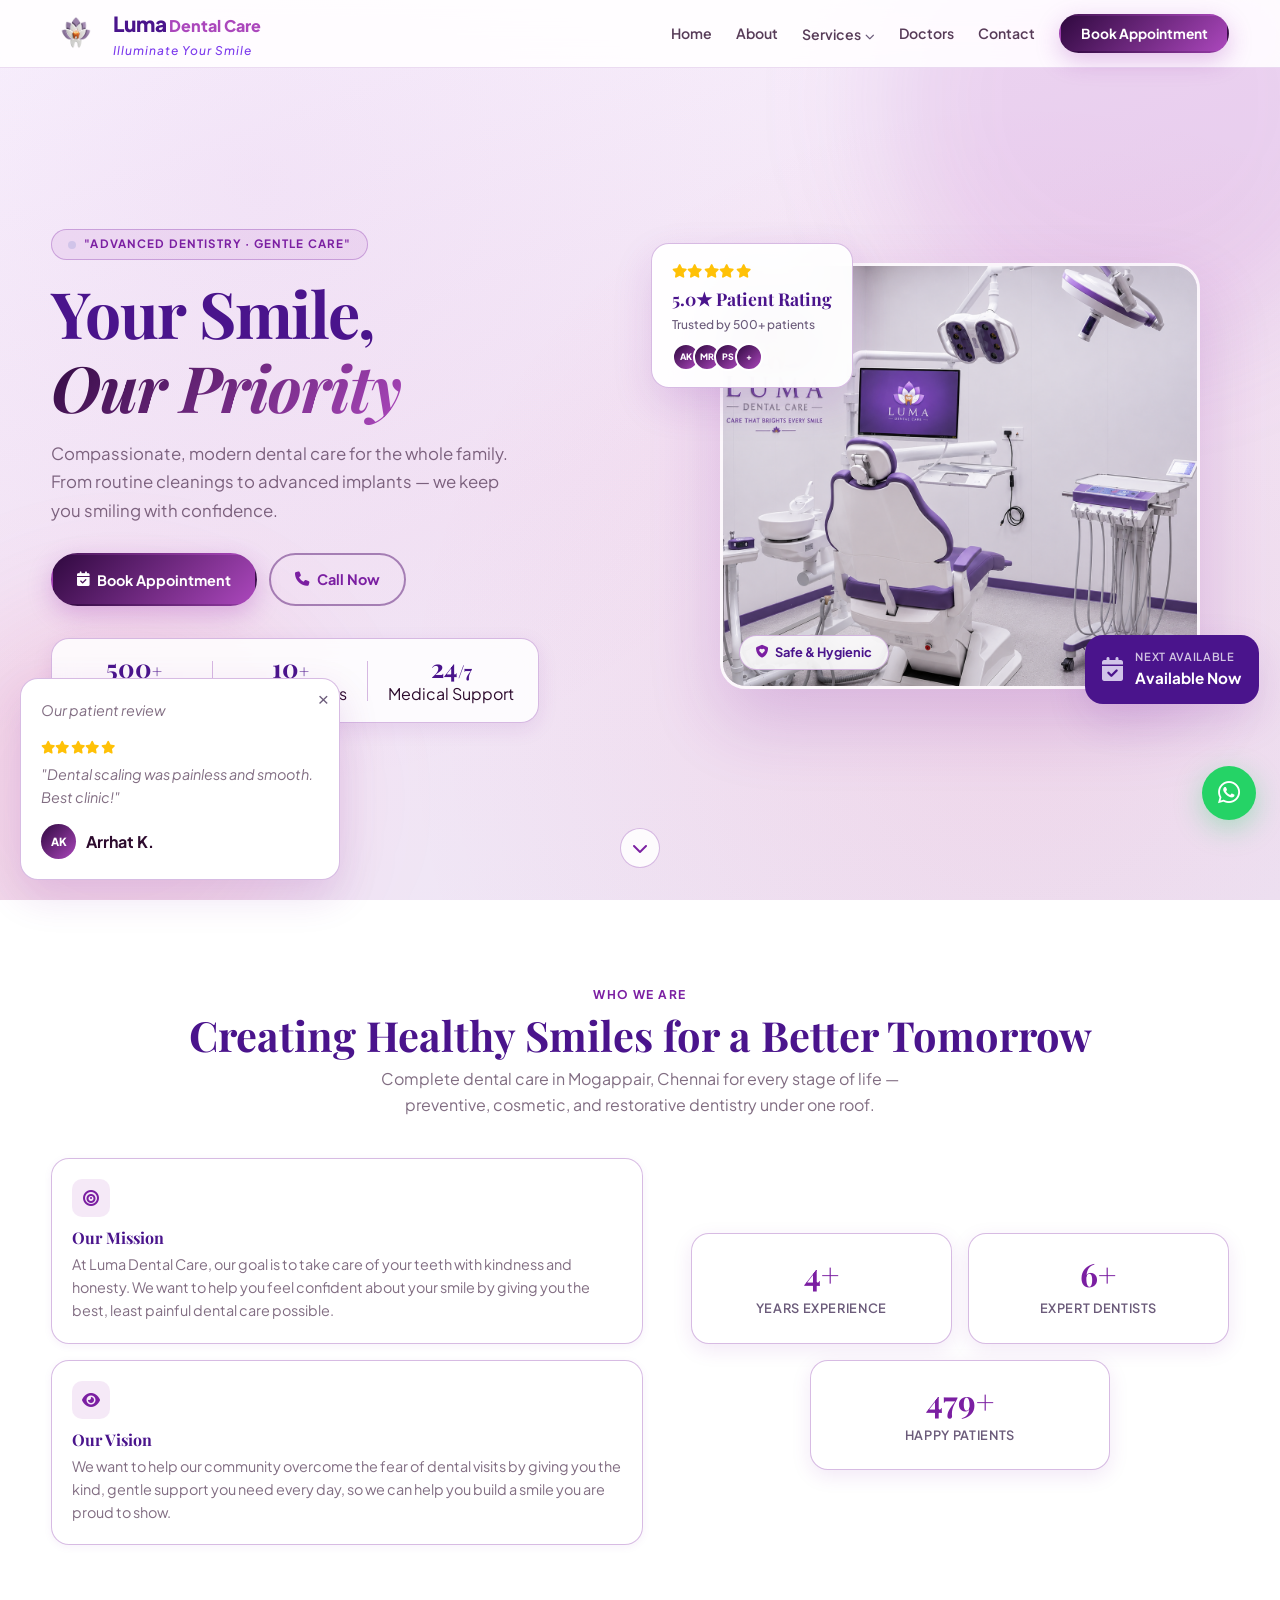
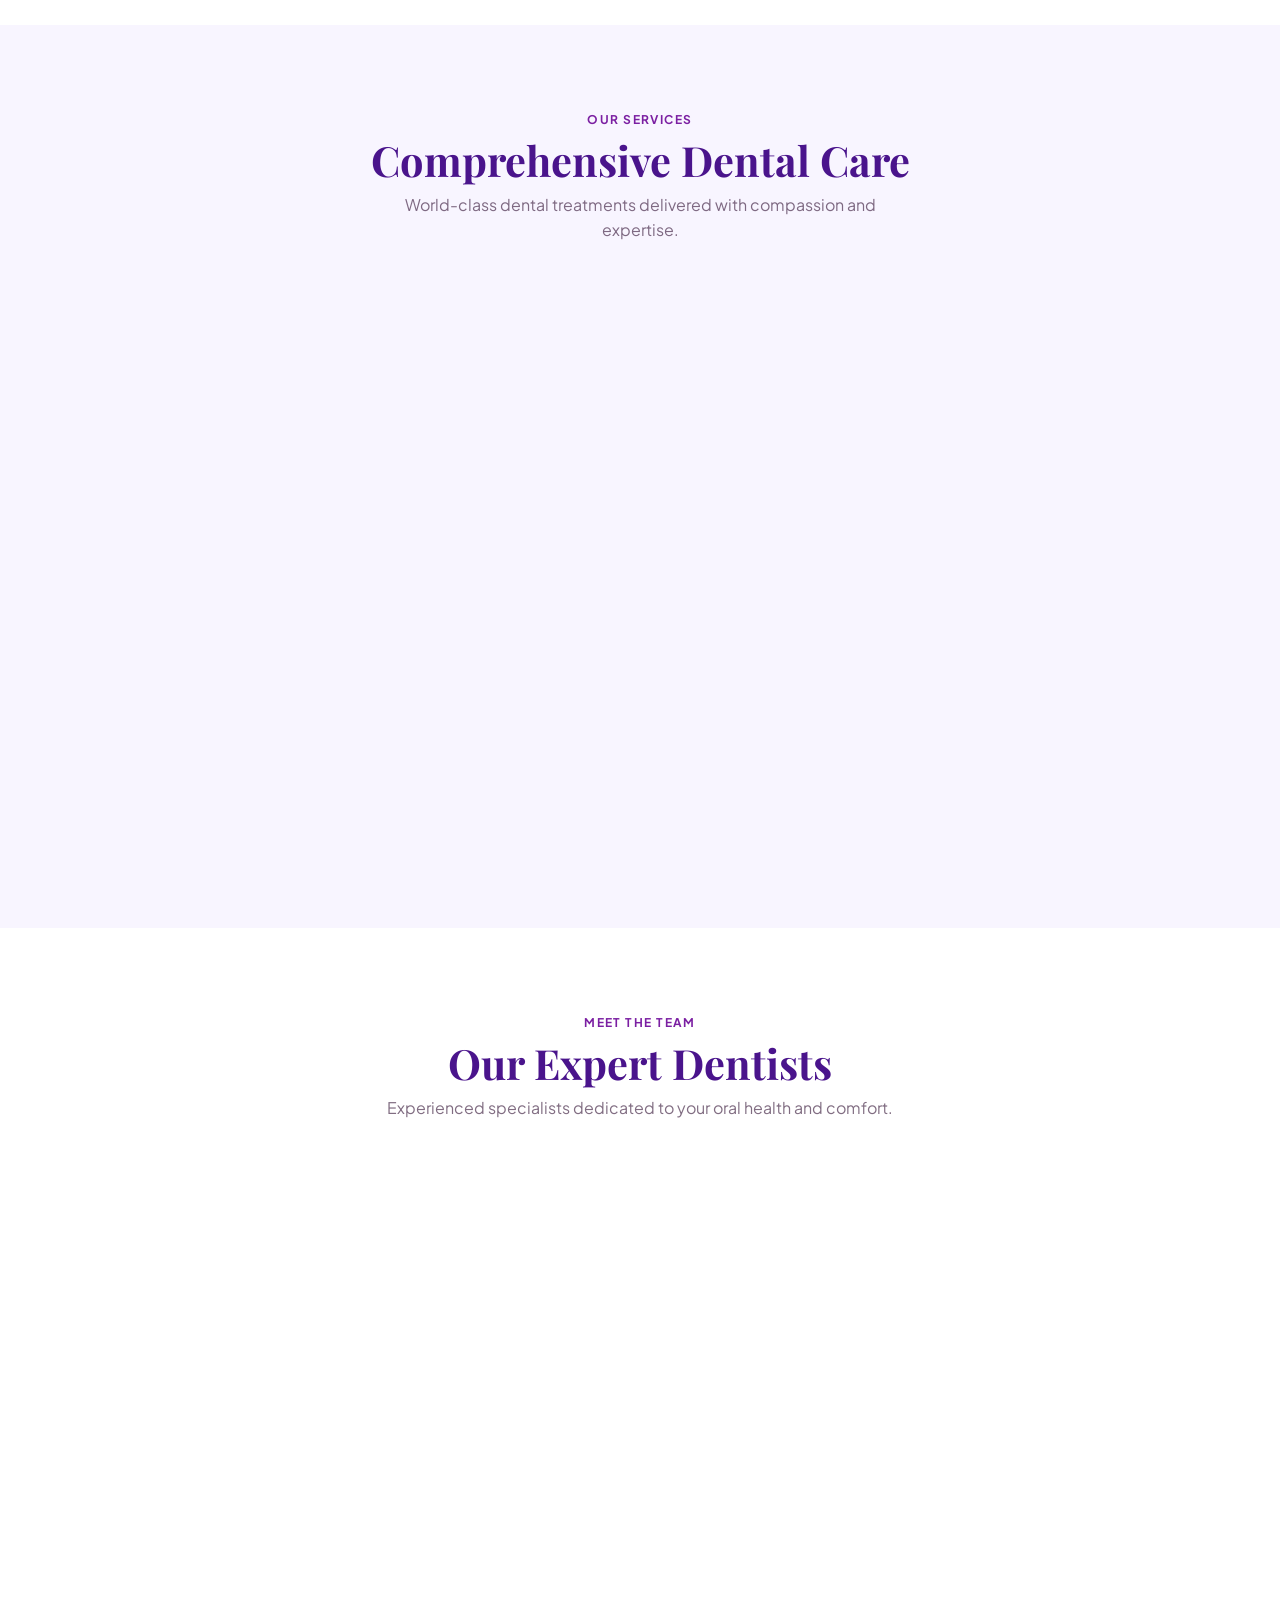
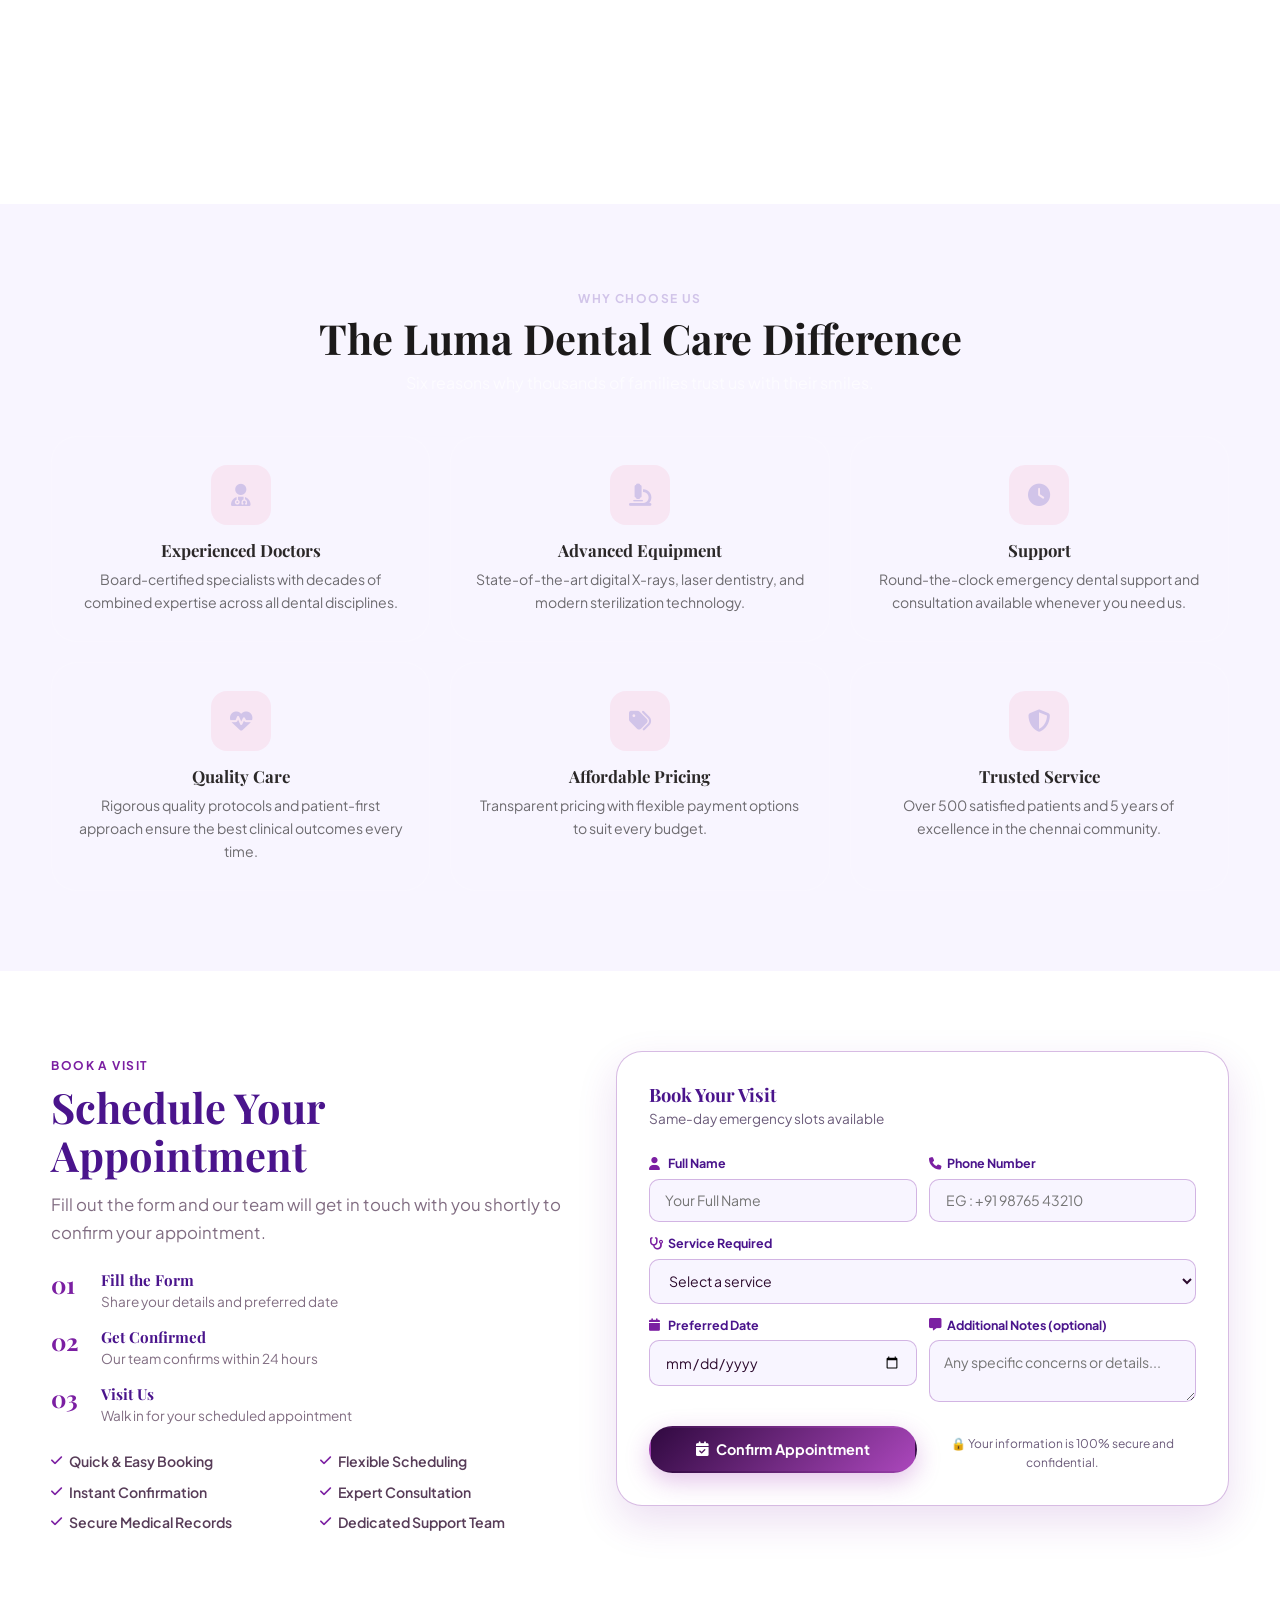
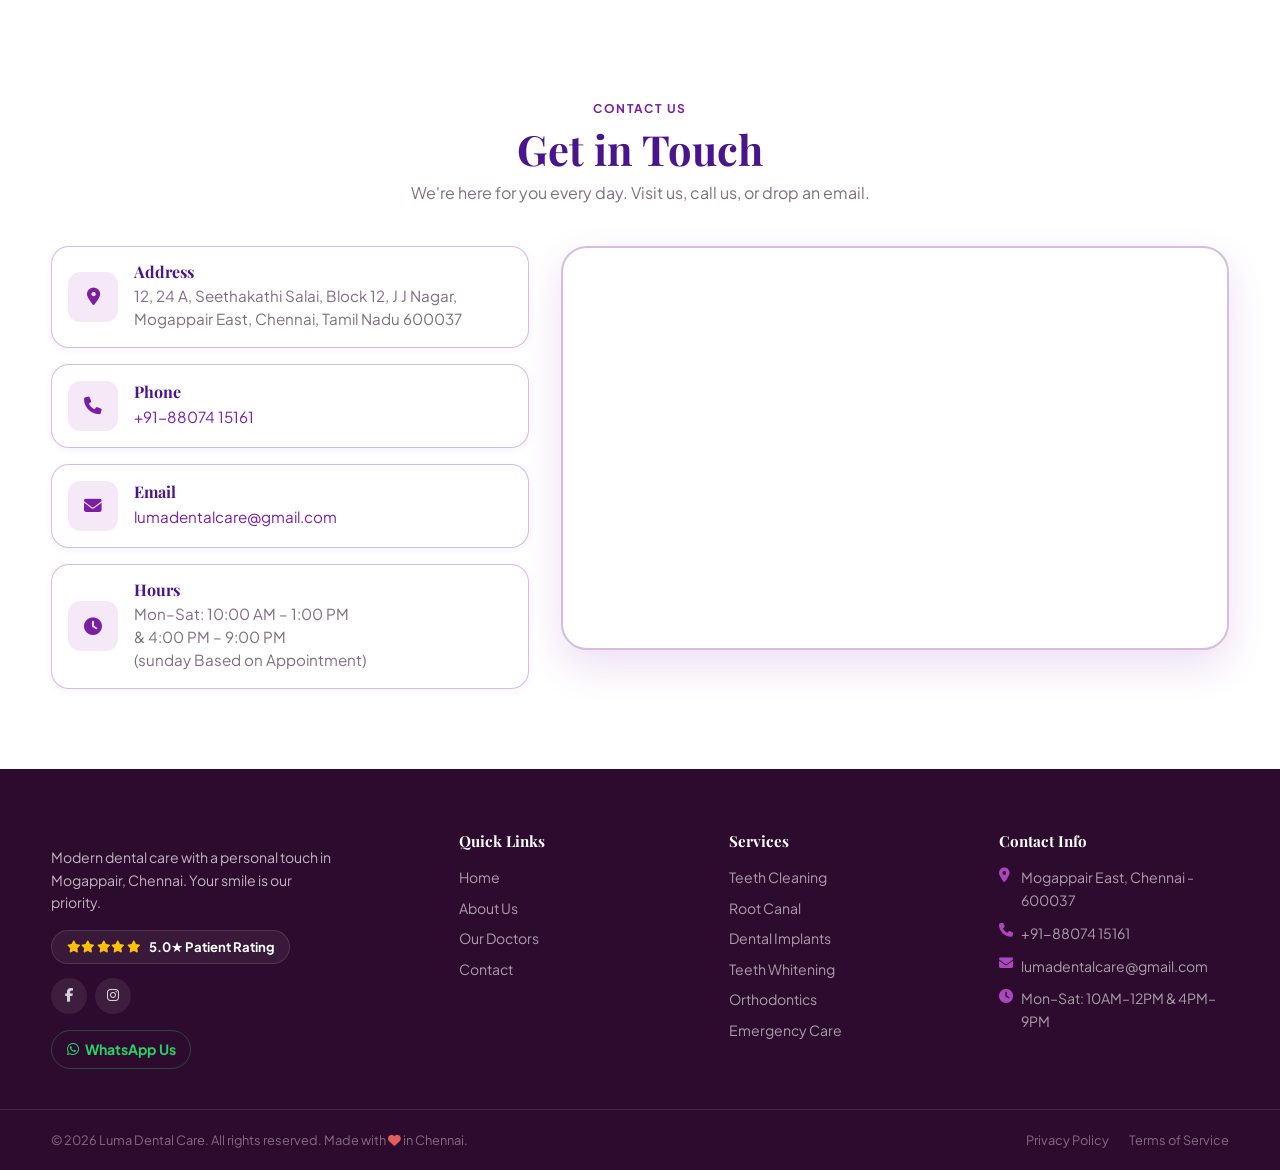
<file: index.html>
<!DOCTYPE html>
<html lang="en"> 
<head>
  <meta charset="UTF-8" />
  <meta name="viewport" content="width=device-width, initial-scale=1.0" />
  <meta name="description" content="Luma Dental Care — modern dental care including cleaning, implants, whitening, orthodontics and emergency dental services in Mogappair, Chennai." />
  <title>Luma Dental Care— Your Smile, Our Priority</title>
  <link rel="preconnect" href="https://fonts.googleapis.com" />
  <link rel="preconnect" href="https://fonts.gstatic.com" crossorigin />
  <link href="https://fonts.googleapis.com/css2?family=Playfair+Display:ital,wght@0,700;0,800;1,700&family=Plus+Jakarta+Sans:wght@300;400;500;600;700;800&display=swap" rel="stylesheet" />
  <link rel="stylesheet" href="https://cdnjs.cloudflare.com/ajax/libs/font-awesome/6.5.1/css/all.min.css" />
  <link rel="stylesheet" href="style.css" />
  <link rel="icon" type="images/png" href="images/luma.png">
</head>
<body>
 
  <!-- ===== NAVBAR ===== -->
  <header class="navbar" id="navbar">
    <div class="container nav-inner">
      <a href="#home" class="logo" aria-label="Luma Dental Care home">
        <div class="logo">
          <div class="logo-icon-wrap">
            <img src="images/luma.png" alt="Luma Dental Care Logo" class="logo-img">
          </div>
          <div class="logo-content">
            <div class="logo-text">
              <span class="logo-main">Luma</span>
              <span class="logo-accent">Dental Care</span>
            </div>
            <p class="logo-tagline">Illuminate Your Smile</p>
          </div>
        </div>
      </a>
 
      <nav class="nav-links" id="navLinks" aria-label="Primary navigation">
        <a href="#home" class="nav-link">Home</a>
        <a href="#about" class="nav-link">About</a>
        <div class="nav-item has-drop">
          <a href="#services" class="nav-link drop-trigger">
            Services <i class="fa-solid fa-chevron-down nav-arr"></i>
          </a>
          <div class="dropdown" role="menu">
            <a href="#services" class="drop-item" role="menuitem"><i class="fa-solid fa-tooth"></i>Teeth Cleaning</a>
            <a href="#services" class="drop-item" role="menuitem"><i class="fa-solid fa-syringe"></i>Root Canal</a>
            <a href="#services" class="drop-item" role="menuitem"><i class="fa-solid fa-teeth"></i>Dental Implants</a>
            <a href="#services" class="drop-item" role="menuitem"><i class="fa-solid fa-wand-magic-sparkles"></i>Whitening</a>
            <a href="#services" class="drop-item" role="menuitem"><i class="fa-solid fa-grip-lines"></i>Orthodontics</a>
            <a href="#services" class="drop-item" role="menuitem"><i class="fa-solid fa-truck-medical"></i>Emergency</a>
          </div>
        </div>
        <a href="#doctors" class="nav-link">Doctors</a>
        <a href="#contact" class="nav-link">Contact</a>
        <button class="btn btn-primary nav-cta" id="navBookBtn">Book Appointment</button>
      </nav>
          <button class="hamburger" id="hamburger" aria-label="Toggle menu" aria-expanded="false">
        <span></span><span></span><span></span>
      </button>
    </div>
  </header>

  <!-- ===== HERO ===== -->
  <section class="hero" id="home">
    <div class="hero-bg-pattern"></div>
    <div class="hero-orb hero-orb-1"></div>
    <div class="hero-orb hero-orb-2"></div>

    <div class="container hero-inner">
      <div class="hero-content reveal">
        <div class="hero-eyebrow">
          <span class="pulse-dot"></span>
          "Advanced Dentistry · Gentle Care"
          <!-- Advanced Dentistry · Gentle Care · Mogappair, Chennai -->
        </div>
        <h1>Your Smile,<br><em>Our Priority</em></h1>
        <p class="hero-desc">Compassionate, modern dental care for the whole family. From routine cleanings to advanced implants — we keep you smiling with confidence.</p>

        <div class="hero-actions">
          <button class="btn btn-primary" id="heroBookBtn">
            <i class="fa-solid fa-calendar-check"></i> Book Appointment
          </button>
          <a href="tel:+918807415161" class="btn btn-outline">
            <i class="fa-solid fa-phone"></i> Call Now
          </a>
        </div>

        <div class="hero-stats">
          <div class="hstat">
            <div class="hstat-num">500<span>+</span></div>
            <div class="hstat-lbl">Happy Patients</div>
          </div>
          <div class="hstat-divider"></div>
          <div class="hstat">
            <div class="hstat-num">10<span>+</span></div>
            <div class="hstat-lbl">Expert Doctors</div>
          </div>
          <div class="hstat-divider"></div>
          <div class="hstat">
            <div class="hstat-num">24<span>/7</span></div>
            <div class="hstat-lbl">Medical Support</div>
          </div>
        </div>
      </div>

      <div class="hero-visual reveal">
        <div class="rating-card float-anim">
          <div class="rc-stars">
            <i class="fa-solid fa-star"></i><i class="fa-solid fa-star"></i>
            <i class="fa-solid fa-star"></i><i class="fa-solid fa-star"></i>
            <i class="fa-solid fa-star"></i>
          </div>
          <div class="rc-score">5.0★ Patient Rating</div>
          <div class="rc-sub">Trusted by 500+ patients</div>
          <div class="rc-avatars">
            <div class="rc-av">AK</div><div class="rc-av">MR</div>
            <div class="rc-av">PS</div><div class="rc-av">+</div>
          </div>
        </div>

        <div class="hero-img-wrap">
          <img src="images/heroimages.png" alt="LumaCare modern treatment room" class="hero-img" />
          <div class="hero-img-badge">
            <i class="fa-solid fa-shield-heart"></i>
            <span>Safe &amp; Hygienic</span>
          </div>
        </div>
<div class="apt-card float-anim-2">
    <i class="fa-solid fa-calendar-check apt-ic"></i>
     <div>
        <div class="apt-card-title">Next Available</div>
        <div class="apt-card-val" id="nextAvailable"></div>
    </div>
</div>
      </div>
    </div>

    <a href="#about" class="scroll-hint" aria-label="Scroll down">
      <i class="fa-solid fa-chevron-down"></i>
    </a>
  </section>

  <!-- ===== ABOUT ===== -->
  <section class="section about" id="about">
    <div class="container">
      <div class="section-head reveal">
        <span class="eyebrow">Who We Are</span>
        <h2>Creating Healthy Smiles for a Better Tomorrow</h2>
        <p class="section-sub">Complete dental care in Mogappair, Chennai for every stage of life — preventive, cosmetic, and restorative dentistry under one roof.</p>
      </div>
      <div class="about-grid">
        <div class="about-text reveal">
          <!-- <div class="tagline-italic">"Illuminate your smile"</div> -->
          <div class="mv-grid">
            <div class="mv-card">
              <div class="mv-icon"><i class="fa-solid fa-bullseye"></i></div>
              <h4>Our Mission</h4>
              <p>At Luma Dental Care, our goal is to take care of your teeth with kindness and honesty. We want to help you feel confident about your smile by giving you the best, least painful dental care possible.</p>
            </div>
            <div class="mv-card">
              <div class="mv-icon"><i class="fa-solid fa-eye"></i></div>
              <h4>Our Vision</h4>
              <p>We want to help our community overcome the fear of dental visits by giving you the kind, gentle support you need every day, so we can help you build a smile you are proud to show.</p>
            </div>
          </div>
        </div>
 <div class="about-stats reveal">
    <div class="stat-card">
        <div class="stat-num" data-count="5">0</div>
        <div class="stat-lbl">Years Experience</div>
    </div>

    <div class="stat-card">
        <div class="stat-num" data-count="7">0</div>
        <div class="stat-lbl">Expert Dentists</div>
    </div>

    <div class="stat-card">
        <div class="stat-num" data-count="500">0+</div>
        <div class="stat-lbl">Happy Patients</div>
    </div>
</div>
    <!-- <div class="stat-card"><div class="stat-num" data-count="4">0</div><div class="stat-lbl">Successful Treatments</div></div> -->
        </div>
      </div>
    </div>
  </section>

  <!-- ===== SERVICES ===== -->
  <section class="section services" id="services">
    <div class="container">
      <div class="section-head reveal">
        <span class="eyebrow">Our Services</span>
        <h2>Comprehensive Dental Care</h2>
        <p class="section-sub">World-class dental treatments delivered with compassion and expertise.</p>
      </div>

      <div class="services-rating-card reveal">
        <div class="src-stars">
          <i class="fa-solid fa-star"></i><i class="fa-solid fa-star"></i>
          <i class="fa-solid fa-star"></i><i class="fa-solid fa-star"></i>
          <i class="fa-solid fa-star"></i>
        </div>  
        <div class="src-score">5.0★ Patient Rating</div>
        <div class="src-divider"></div>
        <p class="src-text">Trusted by many of satisfied patients across Chennai for over 5 years of excellence in dental care.</p>
        <button class="btn btn-primary" id="servicesBookBtn"><i class="fa-solid fa-calendar-check"></i> Book a Visit</button>
      </div>

      <div class="services-grid" id="servicesGrid">
        <article class="service-card reveal">
          <div class="sc-img"><img src="images/dentalcleaning.jpg" alt="Dental Cleaning"></div>
          <div class="sc-body">
            <div class="sc-icon"><i class="fa-solid fa-tooth"></i></div>
            <h3>Dental Cleaning</h3>
            <p>Professional scaling and polishing to remove plaque, tartar, and stains for a fresh, healthy mouth.</p>
            <!-- <a href="#appointment" class="sc-link">Learn More <i class="fa-solid fa-arrow-right"></i></a> -->
          </div>
        </article>

           <article class="service-card reveal">
          <div class="sc-img"><img src="images/rootcanel.jpg" alt="Root Canal"></div>
          <div class="sc-body">
            <div class="sc-icon"><i class="fa-solid fa-teeth"></i></div>
            <h3>Root Canal Treatment</h3>
            <p>Comfort-first endodontics to save and restore severely damaged or infected teeth without extraction.</p>
              <!-- <a href="#appointment" class="sc-link">Learn More <i class="fa-solid fa-arrow-right"></i></a> -->
          </div>
        </article>
        
        <article class="service-card reveal">
          <div class="sc-img"><img src="images/Doctors/tooth filling.png" alt="Dental Filling"></div>
          <div class="sc-body">
            <div class="sc-icon"><i class="fa-solid fa-syringe"></i></div>
            <h3>Dental Filling</h3>
            <p>Tooth-coloured composite fillings that restore strength and aesthetics to decayed or damaged teeth.</p>
            <!-- <a href="#appointment" class="sc-link">Learn More <i class="fa-solid fa-arrow-right"></i></a> -->
          </div>
        </article>
     
        <article class="service-card reveal">
          <div class="sc-img"><img src="images/toothectraction.jpg" alt="Tooth Extraction"></div>
          <div class="sc-body">
            <div class="sc-icon"><i class="fa-solid fa-hand-holding-medical"></i></div>
            <h3>Tooth Extraction</h3>
            <p>Safe, painless tooth removal procedures including wisdom teeth with post-care support.</p>
            <!-- <a href="#appointment" class="sc-link">Learn More <i class="fa-solid fa-arrow-right"></i></a> -->
          </div>
        </article>

        <!-- Hidden cards (shown on View More) -->
        <article class="service-card reveal service-hidden">
          <div class="sc-img"><img src="images/gumcare.jpg" alt="Gum Care"></div>
          <div class="sc-body">
            <div class="sc-icon"><i class="fa-solid fa-shield-heart"></i></div>
            <h3>Gum Care</h3>
            <p>Periodontal therapy to treat gum disease, reduce inflammation, and restore healthy gum tissue.</p>
            <!-- <a href="#appointment" class="sc-link">Learn More <i class="fa-solid fa-arrow-right"></i></a> -->
          </div>
        </article>
        <article class="service-card reveal service-hidden">
          <div class="sc-img"><img src="images/teethwightining1.jpg" alt="Teeth Whitening"></div>
          <div class="sc-body">
            <div class="sc-icon"><i class="fa-solid fa-wand-magic-sparkles"></i></div>
            <h3>Teeth Whitening</h3>
            <p>Advanced bleaching and whitening treatments for a brighter, more radiant smile in just one visit.</p>
            <!-- <a href="#appointment" class="sc-link">Learn More <i class="fa-solid fa-arrow-right"></i></a> -->
          </div>
        </article>
          <article class="service-card reveal service-hidden">
          <div class="sc-img"><img src="images/brace.jpg" alt="Orthodontics"></div>
          <div class="sc-body">
            <div class="sc-icon"><i class="fa-solid fa-grip-lines"></i></div>
            <h3>Orthodontics</h3>
            <p>Traditional braces and clear aligners to straighten teeth and correct bite issues at any age.</p>
            <!-- <a href="#appointment" class="sc-link">Learn More <i class="fa-solid fa-arrow-right"></i></a> -->
          </div>
        </article>

        <article class="service-card reveal service-hidden">
          <div class="sc-img"><img src="images/emergencycare.jpg" alt="Emergency Care"></div>
          <div class="sc-body">
            <div class="sc-icon"><i class="fa-solid fa-truck-medical"></i></div>
            <h3>Emergency Care</h3>
            <p>Same-day relief for dental pain, trauma, knocked-out teeth, and urgent dental emergencies.</p>
            <!-- <a href="#appointment" class="sc-link">Learn More <i class="fa-solid fa-arrow-right"></i></a> -->
          </div>
        </article>
      
      </div>

      <div class="services-toggle-wrap reveal">
        <button class="btn btn-outline view-more-btn" id="viewMoreBtn">
          <i class="fa-solid fa-plus" id="viewMoreIcon"></i>
          <span id="viewMoreText">View More Services</span>
        </button>
      </div>
    </div>
  </section>

  <!-- ===== DOCTORS — MARQUEE ===== -->
  <section class="section doctors" id="doctors">
    <div class="container">
      <div class="section-head reveal">
        <span class="eyebrow">Meet The Team</span>
        <h2>Our Expert Dentists</h2>
        <p class="section-sub">Experienced specialists dedicated to your oral health and comfort.</p>
      </div>
    </div>

    <!--
      Marquee outer: full-bleed (no .container) so the fade-mask
      reaches the screen edges while cards scroll end-to-end.
      The track holds ONE set of cards; JS duplicates them for the loop.
    -->
      <!-- doctor 1 -->
    <div class="doctors-marquee-outer" aria-label="Scrolling doctor cards">
      <div class="doctors-marquee-track" id="doctorMarqueeTrack">

        <article class="doctor-card">
          <div class="dc-photo">
            <img src="images/Doctors/Dr.Karthikeyan(Co-Founder)BDS.,FFA,PGDAC.,MMP.jpeg" alt="Dr.Karthikeyan" />
            <!-- <div class="dc-badge"> Co-Founder</div> -->
           
          </div>
          <div class="dc-info">
            <h3>Dr.Karthikeyan BDS,FFA,PGDAC,MMP, </h3>
            <h3> Co-Founder </h3>
              <p>Cosmetic & Aesthetic Specialist </p>
            <!-- <p class="dc-role"><i class="fa-solid fa-circle-check">
            </i> 12 Years Experience</p> -->
            <div class="dc-socials">
              <!-- <a href="#" aria-label="Facebook"><i class="fa-brands fa-facebook-f"></i></a> -->
              <a href="#" aria-label="Instagram"><i class="fa-brands fa-instagram"></i></a>
            </div>
          </div>
        </article>
    <!-- doctor 2 -->
        <article class="doctor-card">
          <div class="dc-photo">
            <img src="images/Doctors/DR.goutham Ranjith Nambiar MDZ(Oral and maxillofacial Surgery).jpeg" alt="Dr. Goutham Ranjith Nambiar" />
            <!-- <div class="dc-badge"> Oral and maxillofacial Surgen </div> -->
          </div>
          <div class="dc-info">
            <h3>Dr.Goutham Ranjith MDS </h3>
            <p>Oral and Maxillofacial Surgen </p>
            <!-- <p class="dc-role">
              <i class="fa-solid fa-circle-check"></i> 9 Years Experience</p> -->
            <div class="dc-socials">
              <!-- <a href="#" aria-label="Facebook"><i class="fa-brands fa-facebook-f"></i></a> -->
              <a href="#" aria-label="Instagram"><i class="fa-brands fa-instagram"></i></a>
            </div>
          </div>
        </article>
    <!-- doctor 3 -->
        <article class="doctor-card">
          <div class="dc-photo">
            <img src="images/Doctors/Dr.neya.a.jpeg" alt="Dr.neya" />
            <!-- <div class="dc-badge"> Prosthodontics,Crown and Bridge </div> -->
          </div>
          <div class="dc-info">
            <h3> Dr. Neya MDS </h3>
            <p> Prosthodontics,Crown and Bridge </p>
            <!-- <p class="dc-role"><i class="fa-solid fa-circle-check"></i> 15 Years Experience</p> -->
            <div class="dc-socials">
              <!-- <a href="#" aria-label="Facebook"><i class="fa-brands fa-facebook-f"></i></a> -->
              <a href="#" aria-label="Instagram"><i class="fa-brands fa-instagram"></i></a>
            </div>
          </div>
        </article>
    <!-- doctor 4 -->
        <article class="doctor-card">
          <div class="dc-photo">
            <img src="images/Doctors/Dr.priya Ganesan BDS., FMC,D.Acu.jpeg" alt="Dr. Priya Ganesan" />
            <!-- <div class="dc-badge">Periodontist</div> -->
          </div>
          <div class="dc-info">
            <h3>Dr.Priya Ganesan BDS,FMS,D.ACU</h3>
            <p> Cosmetic & Aesthetic Specialist </p>
            <!-- <p class="dc-role"><i class="fa-solid fa-circle-check"></i> 8 Years Experience</p> -->
            <div class="dc-socials">
              <!-- <a href="#" aria-label="Facebook"><i class="fa-brands fa-facebook-f"></i></a> -->
              <a href="#" aria-label="Instagram"><i class="fa-brands fa-instagram"></i></a>
            </div>
          </div>
        </article>
    <!-- doctor 5 -->
        <article class="doctor-card">
          <div class="dc-photo">
            <img src="images/Doctors/Dr.k.Ekambaresware,MDS Pediactric and Preventive Dentistry.jpeg" alt="Dr.k.Ekambaresware" />
            <!-- <div class="dc-badge"> Pediactric and Preventive Dentistry</div> -->
          </div>
          <div class="dc-info">
            <h3> Dr.Ekambaresware MDS</h3>
            <p>Pediactric and Preventive Dentistry</p>
            <!-- <p class="dc-role"><i class=" fa-solid fa-circle-check"></i> 11 Years Experience</p> -->
            <div class="dc-socials">
              <!-- <a href="#" aria-label="Facebook"><i class="fa-brands fa-facebook-f"></i></a> -->
              <a href="#" aria-label="Instagram"><i class="fa-brands fa-instagram"></i></a>
            </div>
          </div>
        </article>
 <!-- doctor 6 -->
             <article class="doctor-card">
          <div class="dc-photo">
            <img src="images/Doctors/kreethipriya.jpeg" alt="Dr.Keerthi Priya" />
            <!-- <div class="dc-badge"> Pediactric and Preventive Dentistry</div> -->
          </div> 
          <div class="dc-info">
            <h3> Dr.Keerthi Priya MDS</h3>
            <p>Prosthodontics,Crown and Bridge</p>
            <!-- <p class="dc-role"><i class=" fa-solid fa-circle-check"></i> 11 Years Experience</p> -->
            <div class="dc-socials">
              <!-- <a href="#" aria-label="Facebook"><i class="fa-brands fa-facebook-f"></i></a> -->
              <a href="#" aria-label="Instagram"><i class="fa-brands fa-instagram"></i></a>
            </div>
          </div>
        </article>
    <!-- doctor 7 -->
    <article class="doctor-card">
          <div class="dc-photo">
            <img src="images/Doctors/Dr.Mahesh Kumar MDS(Orthodontics).jpeg" alt="Orthodontics and Dentofacial orthopaedics" />
            <!-- <div class="dc-badge">Orthodontics and Dentofacial orthopaedics</div> -->
          </div>
          <div class="dc-info">
            <h3> Dr.Mahesh kumar MDS</h3>
            <p>Orthodonitic and Dentofacial orthopaedics</p>
            <!-- <p class="dc-role"><i class="fa-solid fa-circle-check"></i> 11 Years Experience</p> -->
            <div class="dc-socials">
              <!-- <a href="#" aria-label="Facebook"><i class="fa-brands fa-facebook-f"></i></a> -->
              <a href="#" aria-label="Instagram"><i class="fa-brands fa-instagram"></i></a>
            </div>
          </div>                             
        </article>
      </div>
    </div>
  </section>
  <!-- ===== WHY CHOOSE US ===== -->
  <section class="section why" id="why">
    <div class="container">
      <div class="section-head reveal">
        <span class="eyebrow">Why Choose Us</span>
        <h2>The Luma Dental Care Difference</h2>
        <p class="section-sub">Six reasons why thousands of families trust us with their smiles.</p>
      </div>
      <div class="why-grid">
        <div class="why-card reveal">
          <div class="why-icon-wrap"><i class="fa-solid fa-user-doctor"></i></div>
          <h3>Experienced Doctors</h3>
          <p>Board-certified specialists with decades of combined expertise across all dental disciplines.</p>
        </div>
        <div class="why-card reveal">
          <div class="why-icon-wrap"><i class="fa-solid fa-microscope"></i></div>
          <h3>Advanced Equipment</h3>
          <p>State-of-the-art digital X-rays, laser dentistry, and modern sterilization technology.</p>
        </div>
        <div class="why-card reveal">
          <div class="why-icon-wrap"><i class="fa-solid fa-clock"></i></div>
          <h3>Support</h3>
          <p>Round-the-clock emergency dental support and consultation available whenever you need us.</p>
        </div>
        <div class="why-card reveal">
          <div class="why-icon-wrap"><i class="fa-solid fa-heart-pulse"></i></div>
          <h3>Quality Care</h3>
          <p>Rigorous quality protocols and patient-first approach ensure the best clinical outcomes every time.</p>
        </div>
        <div class="why-card reveal">
          <div class="why-icon-wrap"><i class="fa-solid fa-tags"></i></div>
          <h3>Affordable Pricing</h3>
          <p>Transparent pricing with flexible payment options to suit every budget.</p>        </div>
        <div class="why-card reveal">
          <div class="why-icon-wrap"><i class="fa-solid fa-shield-halved"></i></div>
          <h3>Trusted Service</h3>
          <p>Over 500  satisfied patients and 5 years of excellence in the chennai community.</p>
        </div>
      </div>
    </div>
  </section>

  <!-- ===== APPOINTMENT ===== -->
  <section class="section appointment" id="appointment">
    <div class="container appt-grid">
      <div class="appt-info reveal">
        <span class="eyebrow">Book a Visit</span>
        <h2>Schedule Your Appointment</h2>
        <!-- <p class="lead">Ready to take the first step toward a healthier smile? Fill out the form and our team will confirm your visit within 24 hours.</p> -->
   <p class="lead"> Fill out the form and our team will get in touch with you shortly to confirm your appointment.</p>

        <div class="appt-process">
          <div class="ap-step">
            <div class="ap-num">01</div>
            <div><h4>Fill the Form</h4><p>Share your details and preferred date</p></div>
          </div>
          <div class="ap-step">
            <div class="ap-num">02</div>
            <div><h4>Get Confirmed</h4><p>Our team confirms within 24 hours</p></div>
          </div>
          <div class="ap-step">
            <div class="ap-num">03</div>
            <div><h4>Visit Us</h4><p>Walk in for your scheduled appointment</p></div>
          </div>
        </div>

        <ul class="appt-perks">
          <li><i class="fa-solid fa-check"></i> Quick &amp; Easy Booking</li>
          <li><i class="fa-solid fa-check"></i> Flexible Scheduling</li>
          <li><i class="fa-solid fa-check"></i> Instant Confirmation</li>
          <li><i class="fa-solid fa-check"></i> Expert Consultation</li>
          <li><i class="fa-solid fa-check"></i> Secure Medical Records</li>
          <li><i class="fa-solid fa-check"></i> Dedicated Support Team</li>
        </ul>
      </div>

      <form class="appt-form reveal" id="apptForm" novalidate>
        <div class="form-header">
          <h3>Book Your Visit</h3>
          <p>Same-day emergency slots available</p>
        </div>
        <div class="field-row">
          <div class="field">
            <label for="name"><i class="fa-solid fa-user"></i> Full Name</label>
            <input id="name" name="name" type="text" required placeholder="Your Full Name" />
          </div>
          <div class="field">
            <label for="phone"><i class="fa-solid fa-phone"></i> Phone Number</label>
            <input id="phone" name="phone" type="tel" required placeholder=" EG : +91 98765 43210" />
          </div>
        </div>
        <!-- <div class="field">
          <label for="email"><i class="fa-solid fa-envelope"></i> Email Address</label>
          <input id="email" name="email" type="email" required placeholder="you@example.com" />
        </div> --> 
        <div class="field">
          <label for="service"><i class="fa-solid fa-stethoscope"></i> Service Required</label>
          <select id="service" name="service" required>
            <option value="">Select a service</option>
            <option>Teeth Cleaning</option>
            <option>Dental Filling</option>
            <option>Root Canal Treatment</option>
            <option>Tooth Extraction</option>
            <option>Gum Care</option>
            <option>Teeth Whitening</option>
            <option>Dental Implants</option>
            <option>Orthodontics</option>
            <option>Emergency Dental Care</option>
          </select>
        </div>
        <div class="field-row">
          <div class="field">
            <label for="date"><i class="fa-solid fa-calendar"></i> Preferred Date</label>
            <input id="date" name="date" type="date" required />
          </div>
          <!-- <div class="field">
            <label for="apptTime"><i class="fa-solid fa-clock"></i> Preferred Time</label>
            <input id="apptTime" name="apptTime" type="time" required />
          </div>
        </div> -->
        <!-- <div class="field">
          <label for="doctor"><i class="fa-solid fa-user-doctor"></i> Preferred Doctor (optional)</label>
          <input id="doctor" name="doctor" type="text" placeholder="e.g., Dr. Sarah Mitchell" />
        </div> -->
        <div class="field">
          <label for="message"><i class="fa-solid fa-message"></i> Additional Notes (optional)</label>
          <textarea id="message" name="message" rows="2" placeholder="Any specific concerns or details..."></textarea>
        </div>
        <button type="submit" class="btn btn-primary full">
          <i class="fa-solid fa-calendar-check"></i> Confirm Appointment
        </button>
        <p class="form-note">🔒 Your information is 100% secure and confidential.</p>
      </form>
    </div>
  </section>

  <!-- Floating Review Popup -->
  <div id="review-popup" class="review-popup">
    <p>Our patient review</p>
    <button id="close-review" class="review-close">&times;</button>
    <div id="review-content"></div>
  </div>

  <!-- ===== CONTACT ===== -->
  <section class="section contact" id="contact">
    <div class="container">
      <div class="section-head reveal">
        <span class="eyebrow">Contact Us</span>
        <h2>Get in Touch</h2>
        <p class="section-sub">We're here for you every day. Visit us, call us, or drop an email.</p>
      </div>
      <div class="contact-grid">
        <div class="contact-info reveal">
          <div class="ci-card">
            <div class="ci-ic"><i class="fa-solid fa-location-dot"></i></div>
            <div><h4>Address</h4><p>12, 24 A, Seethakathi Salai, Block 12, J J Nagar, Mogappair East, Chennai, Tamil Nadu 600037</p></div>
          </div>
          <div class="ci-card">
            <div class="ci-ic"><i class="fa-solid fa-phone"></i></div>
            <div><h4>Phone</h4><p><a href="tel:+918807415161">+91-88074 15161</a></p></div>
          </div>
          <div class="ci-card">
            <div class="ci-ic"><i class="fa-solid fa-envelope"></i></div>
            <div><h4>Email</h4><p><a href="mailto:lumadentalcare@gmail.com">lumadentalcare@gmail.com</a></p></div>
          </div>
          <div class="ci-card">
            <div class="ci-ic"><i class="fa-solid fa-clock"></i></div>
            <div><h4>Hours</h4><p>Mon–Sat: 10:00 AM – 1:00 PM<br>&amp; 4:00 PM – 9:00 PM</p>
             <p>  (sunday Based on Appointment)</p>
            </div>
          </div>
        </div>
        <div class="map-wrap reveal">
          <iframe title="LumaCare Clinic location" src="https://www.google.com/maps/embed?pb=!1m18!1m12!1m3!1d3886.2102802443123!2d80.18030662593921!3d13.085855587240145!2m3!1f0!2f0!3f0!3m2!1i1024!2i768!4f13.1!3m3!1m2!1s0xd610a9732530cbf%3A0x7eff31a347efcd05!2sLuma%20Dental%20Care!5e0!3m2!1sen!2sin!4v1780641285649!5m2!1sen!2sin" width="600" height="400" style="border:0;" loading="lazy" referrerpolicy="no-referrer-when-downgrade"></iframe>
        </div>
      </div>
    </div>
  </section>

  <!-- ===== FOOTER ===== -->
  <footer class="footer">
    <div class="footer-top">
      <div class="container footer-grid">

        <div class="footer-brand">
          <p>Modern dental care with a personal touch in Mogappair, Chennai. Your smile is our priority.</p>
          <div class="footer-rating">
            <div class="fr-stars">
              <i class="fa-solid fa-star"></i><i class="fa-solid fa-star"></i>
              <i class="fa-solid fa-star"></i><i class="fa-solid fa-star"></i>
              <i class="fa-solid fa-star"></i>
            </div>
            <span>5.0★ Patient Rating</span>
          </div>
          <div class="footer-socials">
            <a href="https://www.facebook.com/share/1LYT2Rgsyy/?mibextid=wwXIfr" aria-label="Facebook"><i class="fa-brands fa-facebook-f"></i></a>
<a href="https://www.instagram.com/lumadentalcare?igsh=cHZ1NXJtbnljN2o4&utm_source=qr"
   target="_blank"
   rel="noopener noreferrer"
   aria-label="Instagram">
    <i class="fa-brands fa-instagram"></i>
</a>            <!-- <a href="#" aria-label="YouTube"><i class="fa-brands fa-youtube"></i></a> -->
          </div>
          <a href="https://wa.me/918807415161" class="footer-wa" target="_blank" rel="noopener">
            <i class="fa-brands fa-whatsapp"></i> WhatsApp Us
          </a>
        </div>

        <div class="footer-col">
          <h4>Quick Links</h4>
          <ul>
            <li><a href="#home">Home</a></li>
            <li><a href="#about">About Us</a></li>
            <li><a href="#doctors">Our Doctors</a></li>
            <li><a href="#contact">Contact</a></li>
          </ul>
        </div>
        <div class="footer-col">
          <h4>Services</h4>
          <ul>
            <li><a href="#services">Teeth Cleaning</a></li>
            <li><a href="#services">Root Canal</a></li>
            <li><a href="#services">Dental Implants</a></li>
            <li><a href="#services">Teeth Whitening</a></li>
            <li><a href="#services">Orthodontics</a></li>
            <li><a href="#services">Emergency Care</a></li>
          </ul>
        </div>

        <div class="footer-col">
          <h4>Contact Info</h4>
          <ul class="footer-contact-list">
            <li><i class="fa-solid fa-location-dot"></i> Mogappair East, Chennai - 600037</li>
            <li><i class="fa-solid fa-phone"></i> +91-88074 15161</li>
            <li><i class="fa-solid fa-envelope"></i> lumadentalcare@gmail.com</li>
            <li><i class="fa-solid fa-clock"></i> Mon–Sat: 10AM–12PM &amp; 4PM–9PM</li>
          </ul>
        </div>
      </div> 
    </div>
    <div class="footer-bottom">
      <div class="container">
        <p>© <span id="year"></span> Luma Dental Care. All rights reserved. Made with <i class="fa-solid fa-heart" style="color:#e05e5e"></i> in Chennai.</p>
        <div class="footer-bottom-links">
          <a href="PrivacyPolicy.html">Privacy Policy</a>
          <a href="terms-of-services.html">Terms of Service</a>
        </div>
      </div>
    </div>
  </footer>

  <!-- ===== WHATSAPP FLOAT ===== -->
  <div class="wa-float" id="waFloat">
    <div class="wa-popup" id="waPopup" role="dialog" aria-label="WhatsApp booking">
      <button class="wa-close" id="waClose" aria-label="Close"><i class="fa-solid fa-xmark"></i></button>
      <div class="wa-popup-header">
        <div class="wa-popup-av"><i class="fa-brands fa-whatsapp"></i></div>
        <div>
          <div class="wa-popup-name">Luma Dental Care</div>
          <div class="wa-popup-status"><span class="wa-dot"></span> Typically replies instantly</div>
        </div>
      </div>
      <div class="wa-bubble">
        <p>👋 Hi! Ready to book your appointment? Chat with us on WhatsApp — quick and easy!</p>
      </div>
      <a href="https://wa.me/918807415161?text=Hi!%20I'd%20like%20to%20book%20an%20appointment%20at%20Luma%20Dental%20Care." class="wa-popup-cta" target="_blank" rel="noopener">
        <i class="fa-brands fa-whatsapp"></i> Start Conversation
      </a>
    </div>
    <button class="wa-btn" id="waBtn" aria-label="Open WhatsApp chat">
      <i class="fa-brands fa-whatsapp"></i>
    </button>
  </div>

  <!-- ===== SCROLL TO TOP ===== -->
  <button class="scroll-top" id="scrollTop" aria-label="Scroll to top">
    <i class="fa-solid fa-arrow-up"></i>
  </button>

  <!-- ===== BOOKING MODAL ===== -->
  <div class="modal-overlay" id="bookingModal" aria-hidden="true" role="dialog" aria-modal="true" aria-label="Book Appointment">
    <div class="modal-box">
      <button class="modal-close-btn" id="modalClose" aria-label="Close modal">
        <i class="fa-solid fa-xmark"></i>
      </button>

      <div class="modal-content" id="modalFormContent">
        <div class="modal-header">
          <div class="modal-icon"><i class="fa-solid fa-calendar-check"></i></div>
          <h3>Book Your Appointment</h3>
          <p>Fill in your details and we'll confirm shortly.</p>
        </div>
        <form id="modalForm" novalidate>
          <div class="mfield-row">
            <div class="mfield">
              <label for="mName">Full Name *</label>
              <input id="mName" name="mName" type="text" required placeholder="Your full name" />
            </div>
            <div class="mfield">
              <label for="mEmail">Email *</label>
              <input id="mEmail" name="mEmail" type="email" required placeholder="you@example.com" />
            </div>
          </div>
          <div class="mfield-row">
            <div class="mfield">
              <label for="mPhone">Phone *</label>
              <input id="mPhone" name="mPhone" type="tel" required placeholder="+91 98765 43210" />
            </div>
            <div class="mfield">
              <label for="mDept">Department *</label>
              <select id="mDept" name="mDept" required>
                <option value="">Select department</option>
                <option>General Dentistry</option>
                <option>Cosmetic Dentistry</option>
                <option>Orthodontics</option>
                <option>Implantology</option>
                <option>Periodontics</option>
                <option>Emergency</option>
              </select>
            </div>
          </div>
          <div class="mfield">
            <label for="mDate">Preferred Date *</label>
            <input id="mDate" name="mDate" type="date" required />
          </div>
          <div class="mfield">
            <label for="mMsg">Message (optional)</label>
            <textarea id="mMsg" name="mMsg" rows="2" placeholder="Any specific concerns..."></textarea>
          </div>
          <button type="submit" class="btn btn-primary full modal-submit">
            <i class="fa-solid fa-paper-plane"></i> Confirm Appointment
          </button>
        </form>
      </div>

      <div class="modal-success" id="modalSuccess" style="display:none">
        <div class="success-anim">
          <svg class="checkmark" viewBox="0 0 52 52" aria-hidden="true">
            <circle class="chk-circle" cx="26" cy="26" r="25" fill="none"/>
            <path class="chk-path" fill="none" d="M14 27 l8 8 l16-16"/>
          </svg>
        </div>
        <h3>Appointment Confirmed!</h3>
        <p>Thank you! Your appointment has been successfully booked. Our team will contact you within 24 hours to confirm the schedule.</p>
        <button class="btn btn-primary" id="modalDoneBtn">
          <i class="fa-solid fa-check"></i> Great, Got It!
        </button>
      </div>

      <canvas id="confettiCanvas" aria-hidden="true"></canvas>
    </div>
  </div>

  <script src="script.js"></script>
</body>
</html>
</file>
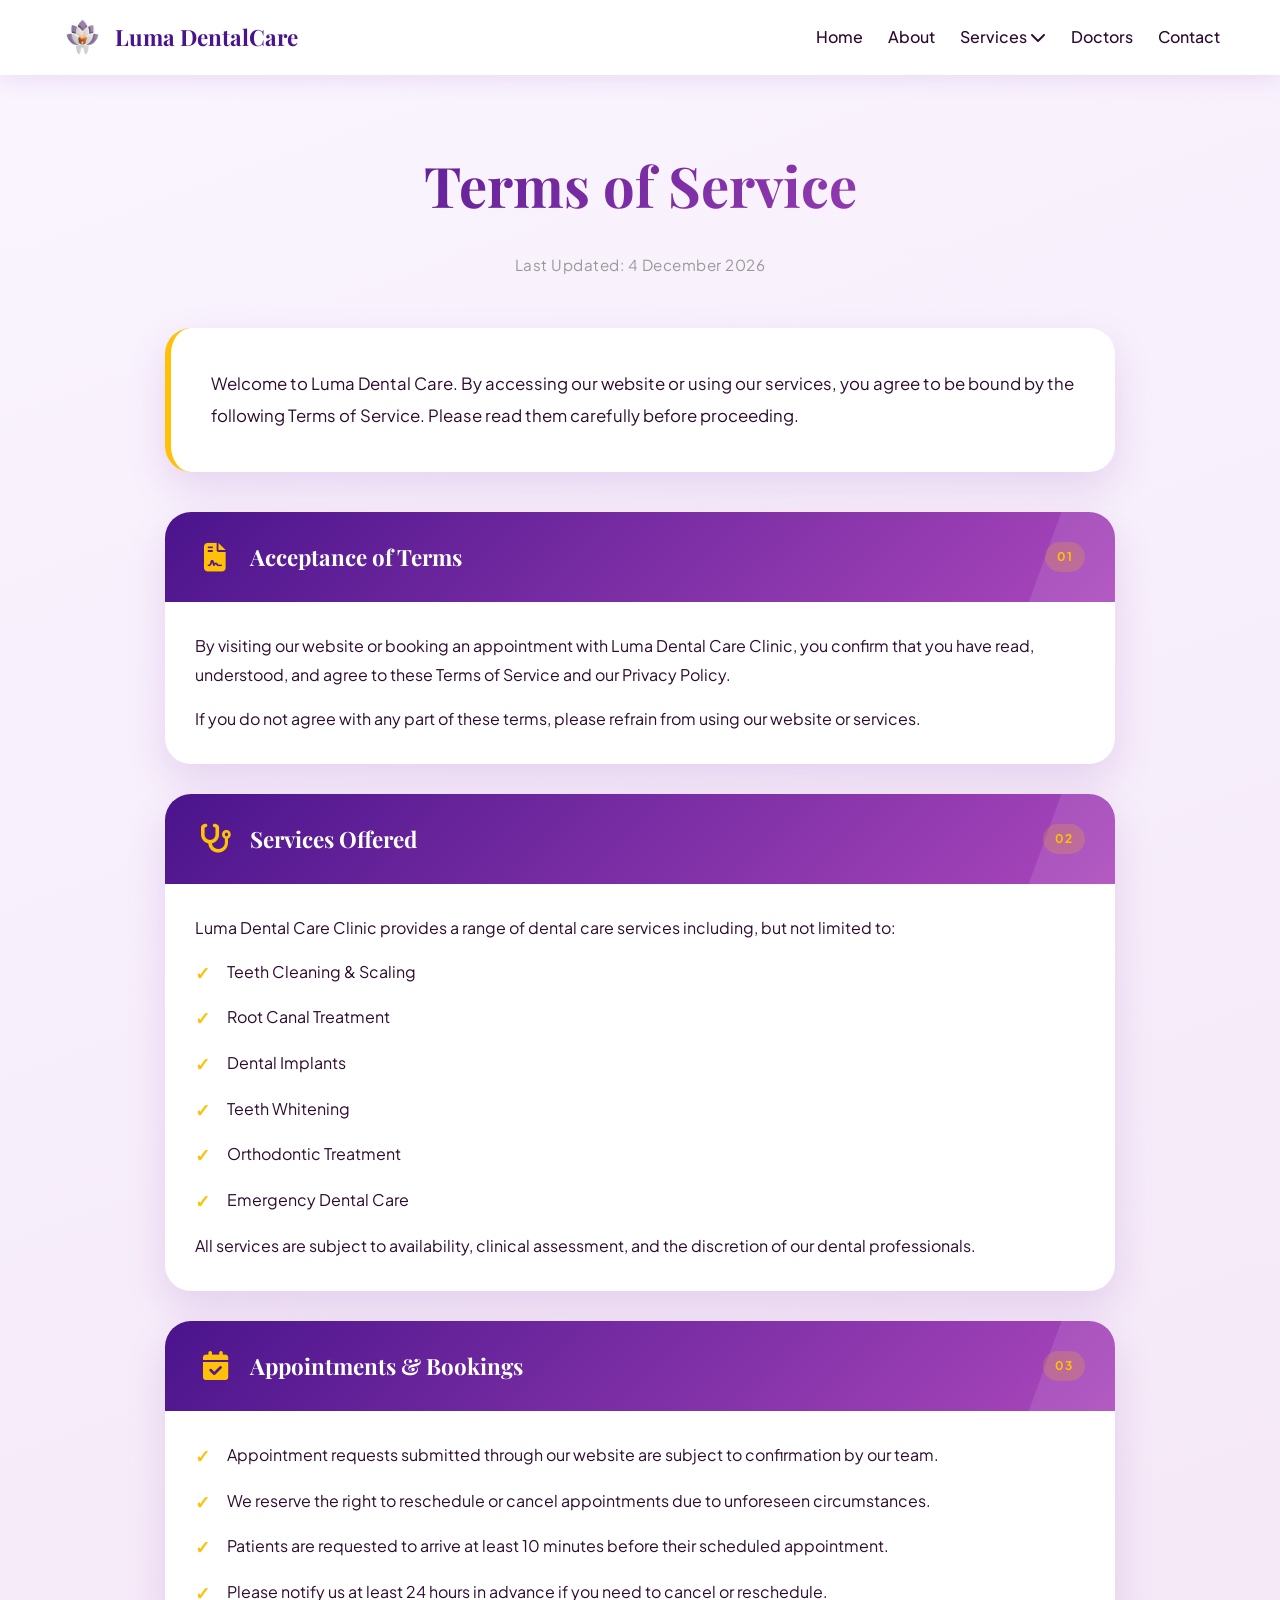
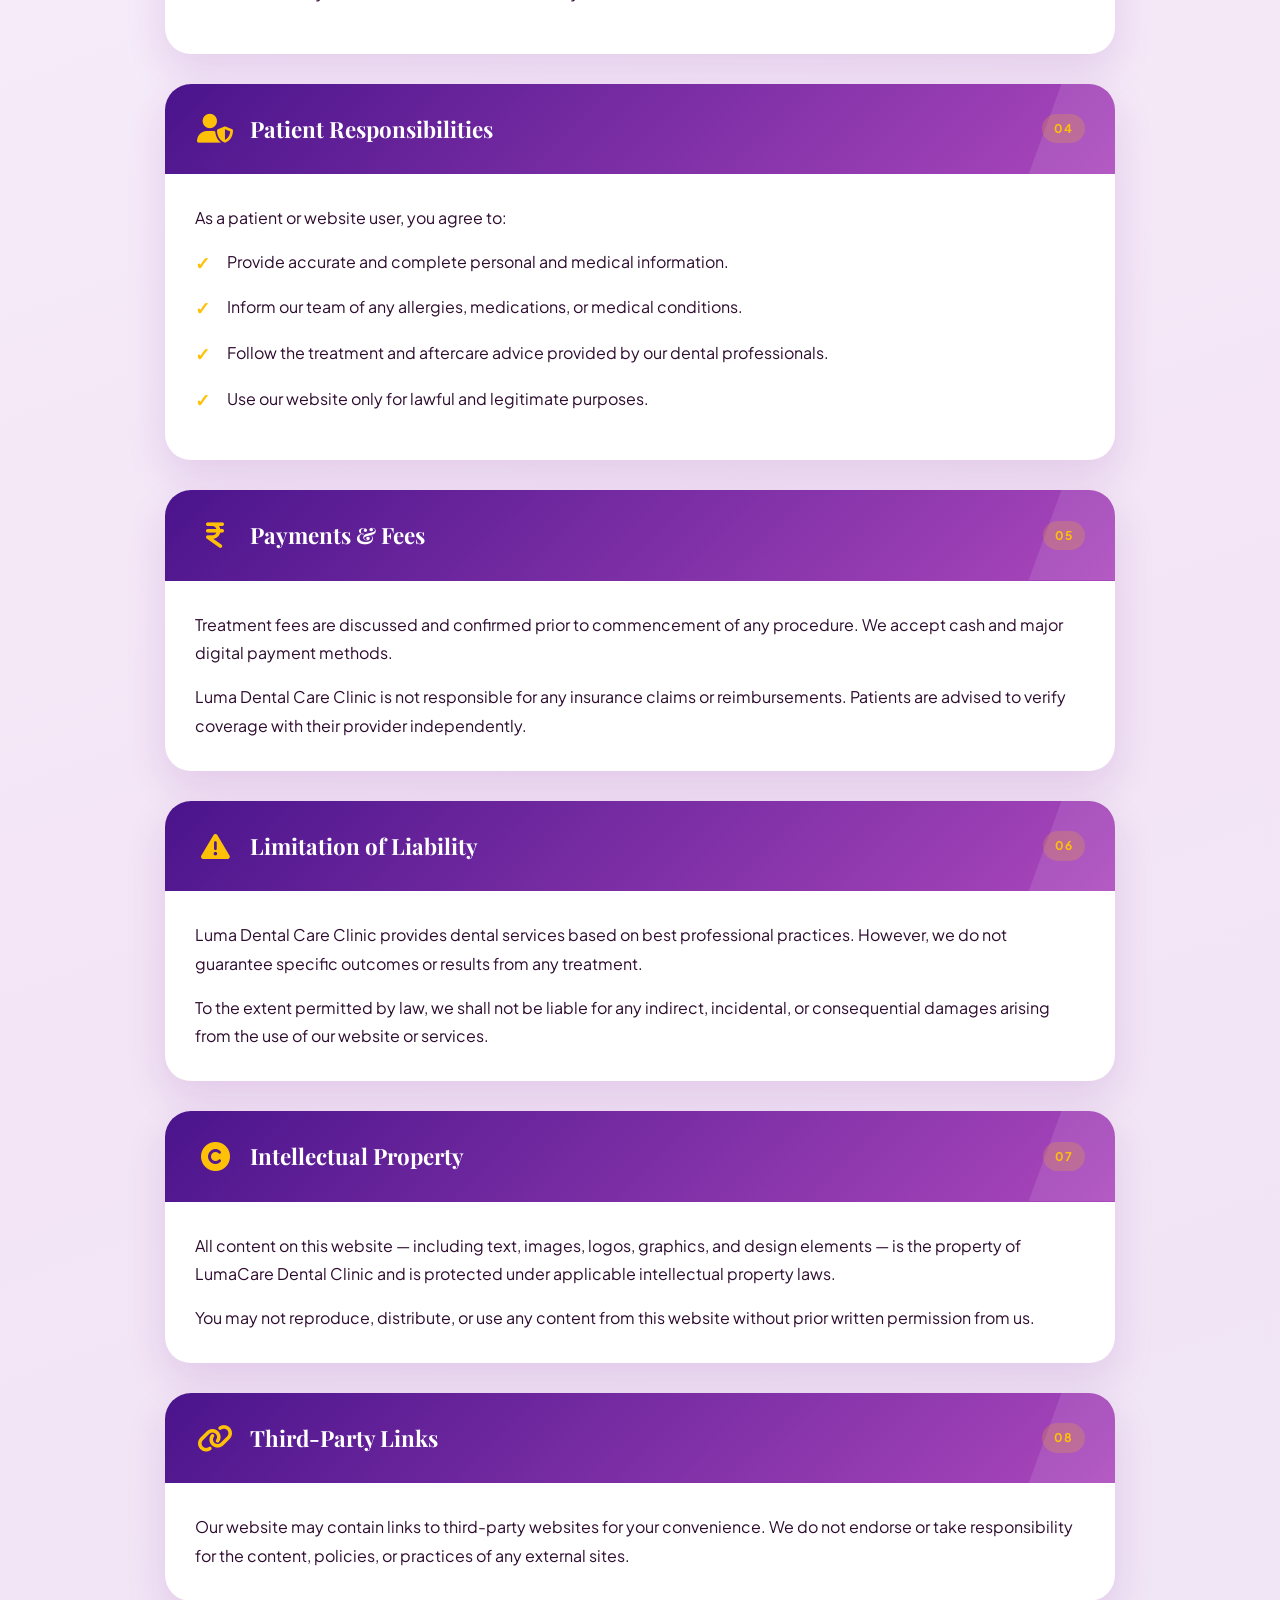
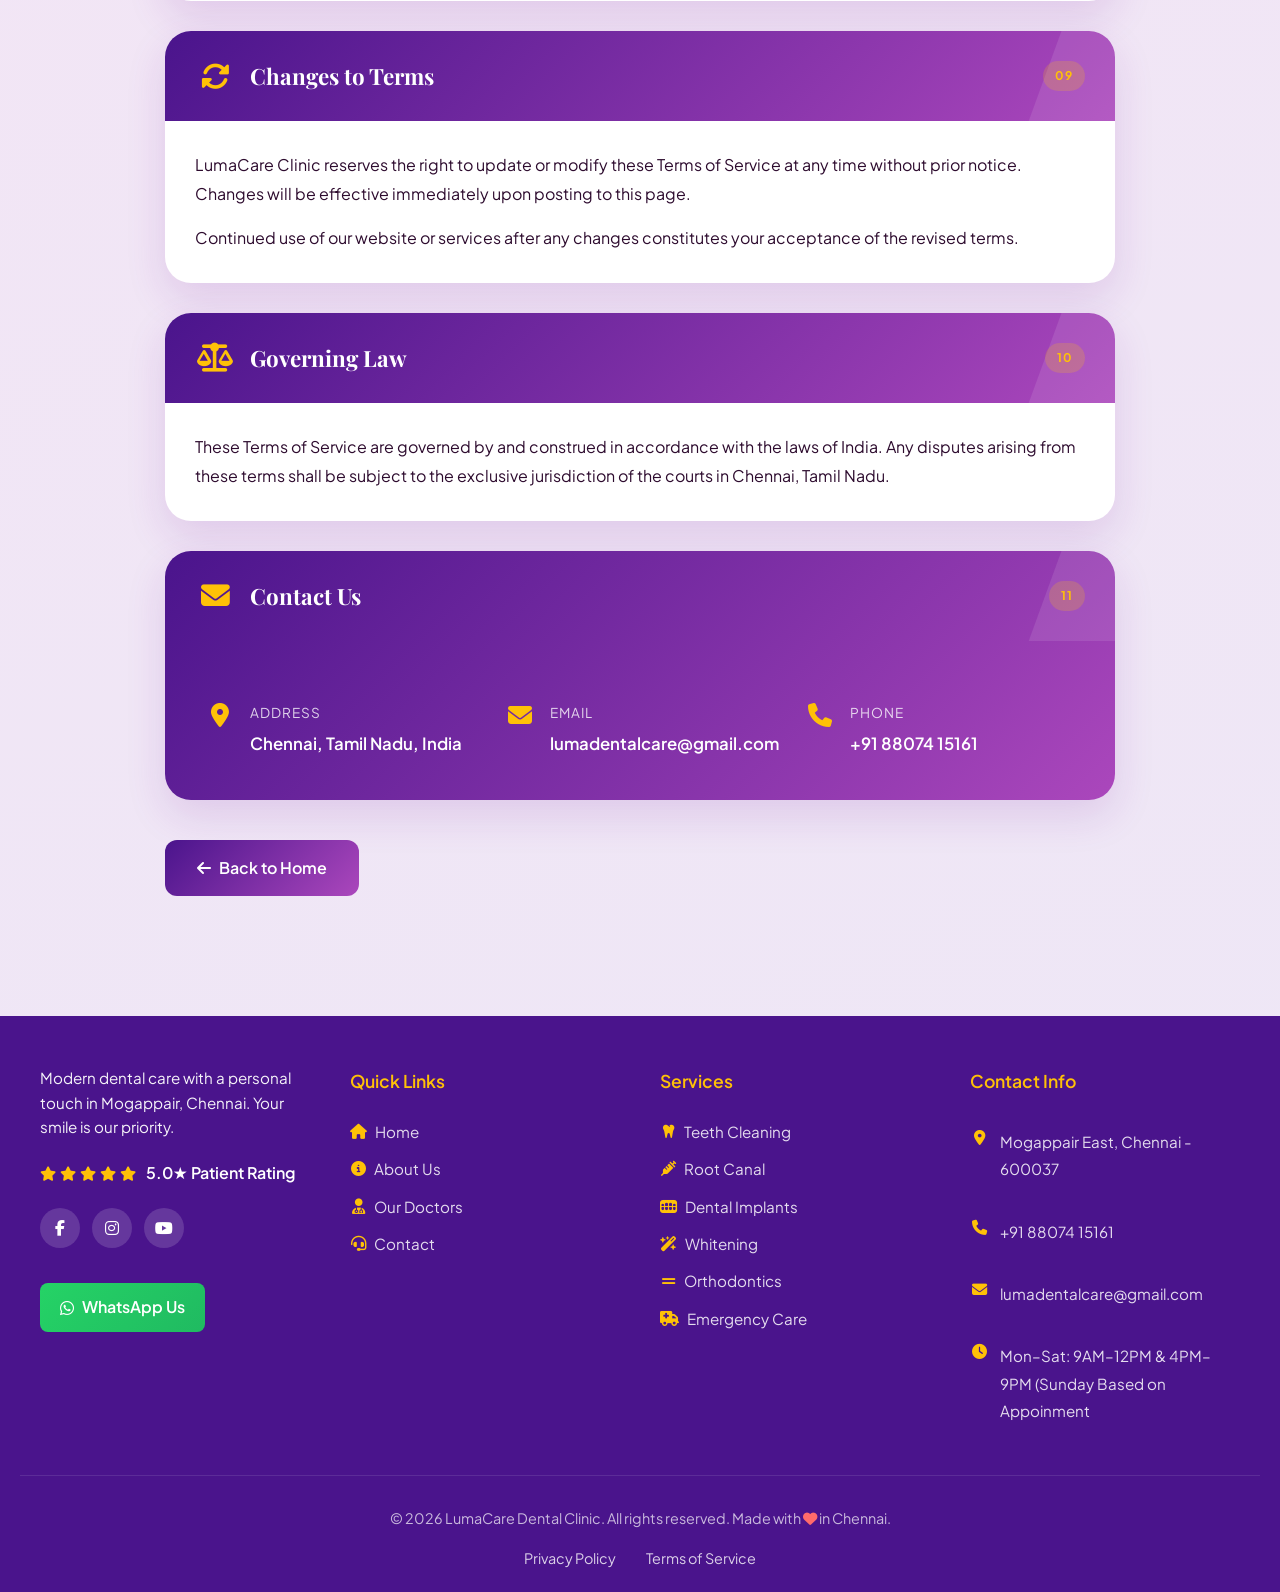
<file: PrivacyPolicy.html>
<!DOCTYPE html>
<html lang="en">
<head>
<meta charset="UTF-8">
<meta name="viewport" content="width=device-width, initial-scale=1.0">
<title>Terms of Service | Luma Dental Care</title>

<link rel="stylesheet" href="https://cdnjs.cloudflare.com/ajax/libs/font-awesome/6.5.1/css/all.min.css">
<link href="https://fonts.googleapis.com/css2?family=Playfair+Display:wght@700&family=Plus+Jakarta+Sans:wght@400;500;600;700&display=swap" rel="stylesheet">

<style>
:root{
  --teal:#7B1FA2;
  --teal-deep:#4A148C;
  --teal-light:#AB47BC;
  --gold:#FFC107;
  --ink:#2D0B2E;
  --white:#ffffff;
  --off-white:#F8F5FF;
  --border:rgba(123,31,162,0.15);
  --light-purple:#F3E5F5;
  --grad:linear-gradient(135deg,#4A148C,#AB47BC);
  --grad-hero:linear-gradient(160deg,#FAF5FF 0%,#F3E5F5 50%,#EDE7F6 100%);
  --shadow-sm:0 6px 20px rgba(123,31,162,0.1);
  --shadow-md:0 16px 40px rgba(123,31,162,0.14);
  --shadow-lg:0 20px 60px rgba(123,31,162,0.18);
  --radius:18px;
  --radius-lg:26px;
}

*{ margin:0; padding:0; box-sizing:border-box; }

body{
  font-family:'Plus Jakarta Sans',sans-serif;
  background:var(--grad-hero);
  color:var(--ink);
  line-height:1.8;
  display:flex;
  flex-direction:column;
  min-height:100vh;
}

/* NAVBAR */
.navbar{
  position:sticky;
  top:0;
  z-index:1000;
  background:#fff;
  box-shadow:var(--shadow-sm);
}

.nav-inner{
  max-width:1200px;
  margin:auto;
  padding:15px 20px;
  display:flex;
  justify-content:space-between;
  align-items:center;
}

.logo{
  display:flex;
  align-items:center;
  gap:10px;
  text-decoration:none;
}

.logo-img{
  width:45px;
  height:45px;
  object-fit:contain;
}

.logo-text{
  font-size:1.4rem;
  font-weight:700;
  color:var(--teal-deep);
  font-family:'Playfair Display',serif;
}

.nav-links{
  display:flex;
  align-items:center;
  gap:25px;
}

.nav-link{
  text-decoration:none;
  color:var(--ink);
  font-weight:500;
  transition:color 0.3s;
}

.nav-link:hover{ color:var(--teal); }

.has-drop{ position:relative; }

.dropdown{
  position:absolute;
  top:100%;
  left:0;
  min-width:220px;
  background:#fff;
  border-radius:12px;
  box-shadow:var(--shadow-md);
  padding:10px;
  display:none;
}

.has-drop:hover .dropdown{ display:block; }

.drop-item{
  display:flex;
  gap:10px;
  padding:10px;
  text-decoration:none;
  color:var(--ink);
  border-radius:8px;
  transition:background 0.3s;
}

.drop-item:hover{ background:#f5f0ff; }

.hamburger{
  display:none;
  flex-direction:column;
  gap:5px;
  border:none;
  background:none;
  cursor:pointer;
}

.hamburger span{
  width:25px;
  height:3px;
  background:var(--teal);
}

/* CONTENT */
.legal-page{
  padding:60px 20px;
  flex:1;
}

.legal-container{
  max-width:950px;
  margin:auto;
}

.legal-header{
  text-align:center;
  margin-bottom:50px;
}

.legal-title{
  font-size:3.5rem;
  font-weight:700;
  font-family:'Playfair Display',serif;
  margin-bottom:15px;
  background:var(--grad);
  -webkit-background-clip:text;
  -webkit-text-fill-color:transparent;
  background-clip:text;
}

.updated{
  color:#999;
  font-size:0.95rem;
  letter-spacing:0.5px;
}

.intro-box{
  background:#fff;
  padding:40px;
  border-radius:var(--radius-lg);
  box-shadow:var(--shadow-md);
  margin-bottom:40px;
  border-left:6px solid var(--gold);
  line-height:1.9;
  font-size:1.05rem;
}

.policy-sections{
  display:grid;
  gap:30px;
}

.policy-section{
  background:#fff;
  border-radius:var(--radius-lg);
  overflow:hidden;
  box-shadow:var(--shadow-md);
  transition:all 0.3s cubic-bezier(0.4,0,0.2,1);
}

.policy-section:hover{
  transform:translateY(-4px);
  box-shadow:var(--shadow-lg);
}

.section-header{
  background:linear-gradient(135deg,var(--teal-deep),var(--teal-light));
  color:#fff;
  padding:25px 30px;
  display:flex;
  align-items:center;
  gap:15px;
  position:relative;
  overflow:hidden;
}

.section-header::before{
  content:'';
  position:absolute;
  top:0;
  right:-30px;
  width:100px;
  height:100%;
  background:rgba(255,255,255,0.1);
  transform:skewX(-20deg);
}

.section-icon{
  font-size:1.8rem;
  min-width:40px;
  text-align:center;
  color:var(--gold);
  z-index:1;
}

.section-badge{
  background:rgba(255,193,7,0.2);
  color:var(--gold);
  padding:4px 12px;
  border-radius:20px;
  font-size:0.75rem;
  font-weight:700;
  margin-left:auto;
  z-index:1;
  letter-spacing:1px;
}

.section-title{
  font-size:1.4rem;
  font-weight:700;
  font-family:'Playfair Display',serif;
  z-index:1;
  position:relative;
}

.section-content{ padding:30px; }

.section-content p{
  margin-bottom:15px;
  color:var(--ink);
  line-height:1.8;
}

.section-content p:last-child{ margin-bottom:0; }

.section-content ul{
  list-style:none;
  padding:0;
  margin:0;
}

.section-content li{
  display:flex;
  align-items:flex-start;
  gap:12px;
  margin-bottom:14px;
  padding-left:0;
}

.section-content li::before{
  content:'✓';
  color:var(--gold);
  font-weight:700;
  min-width:20px;
  font-size:1.1rem;
}

/* CONTACT SECTION */
.contact-section{
  background:linear-gradient(135deg,var(--teal-deep),var(--teal-light));
  color:#fff;
  margin-top:0;
}

.contact-section .section-header{ background:transparent; }

.contact-content{ padding:40px; }

.contact-box{
  display:grid;
  grid-template-columns:repeat(auto-fit,minmax(200px,1fr));
  gap:30px;
  margin-top:20px;
}

.contact-item{
  display:flex;
  align-items:flex-start;
  gap:15px;
}

.contact-item i{
  font-size:1.5rem;
  color:var(--gold);
  min-width:30px;
  text-align:center;
  margin-top:2px;
}

.contact-item-content{ flex:1; }

.contact-item-label{
  font-size:0.85rem;
  opacity:0.8;
  text-transform:uppercase;
  letter-spacing:1px;
  margin-bottom:4px;
}

.contact-item-value{
  font-size:1.05rem;
  font-weight:600;
}

/* BACK BUTTON */
.back-btn{
  display:inline-flex;
  align-items:center;
  gap:8px;
  margin-top:40px;
  padding:14px 32px;
  background:var(--grad);
  color:#fff;
  text-decoration:none;
  border-radius:12px;
  font-weight:600;
  transition:all 0.3s;
  font-size:1rem;
}

.back-btn:hover{
  opacity:0.9;
  transform:translateX(-4px);
}

/* FOOTER */
.footer{
  margin-top:60px;
  background:var(--teal-deep);
  color:#fff;
  padding:50px 20px 20px;
}

.container{
  max-width:1200px;
  margin:0 auto;
}

.footer-grid{
  display:grid;
  grid-template-columns:repeat(auto-fit,minmax(250px,1fr));
  gap:40px;
  margin-bottom:40px;
}

.footer-brand p{
  font-size:0.95rem;
  line-height:1.6;
  margin-bottom:20px;
  opacity:0.95;
}

.footer-rating{
  display:flex;
  align-items:center;
  gap:10px;
  margin:15px 0;
  font-weight:600;
}

.fr-stars{
  display:flex;
  gap:4px;
  color:var(--gold);
}

.fr-stars i{ font-size:0.9rem; }

.footer-socials{
  display:flex;
  gap:12px;
  margin:20px 0;
}

.footer-socials a{
  display:flex;
  align-items:center;
  justify-content:center;
  width:40px;
  height:40px;
  background:rgba(255,255,255,0.15);
  border-radius:50%;
  color:#fff;
  text-decoration:none;
  transition:all 0.3s;
}

.footer-socials a:hover{
  background:var(--gold);
  color:var(--teal-deep);
  transform:translateY(-3px);
}

.footer-wa{
  display:inline-flex;
  align-items:center;
  gap:8px;
  padding:10px 20px;
  background:linear-gradient(135deg,#25D366,#20BA61);
  color:#fff;
  text-decoration:none;
  border-radius:8px;
  font-weight:600;
  margin-top:15px;
  transition:all 0.3s;
}

.footer-wa:hover{
  transform:translateY(-2px);
  box-shadow:0 8px 20px rgba(37,211,102,0.3);
}

.footer-col h4{
  font-size:1.1rem;
  margin-bottom:20px;
  color:var(--gold);
  font-weight:600;
}

.footer-col ul{
  list-style:none;
  margin:0;
  padding:0;
}

.footer-col ul li{ margin:10px 0; }

.footer-col ul li a{
  display:flex;
  align-items:center;
  gap:8px;
  color:rgba(255,255,255,0.85);
  text-decoration:none;
  transition:all 0.3s;
  font-size:0.95rem;
}

.footer-col ul li a i{
  color:var(--gold);
  min-width:16px;
  text-align:center;
}

.footer-col ul li a:hover{
  color:var(--gold);
  padding-left:4px;
}

.footer-contact-list{
  display:flex;
  flex-direction:column;
  gap:15px;
}

.footer-contact-list li{
  display:flex;
  align-items:flex-start;
  gap:12px;
  color:rgba(255,255,255,0.85);
  font-size:0.95rem;
}

.footer-contact-list i{
  color:var(--gold);
  margin-top:2px;
  min-width:18px;
  text-align:center;
}

.footer-bottom{
  border-top:1px solid rgba(255,255,255,0.1);
  padding-top:30px;
  text-align:center;
}

.footer-bottom p{
  color:rgba(255,255,255,0.7);
  font-size:0.9rem;
  margin-bottom:15px;
}

.footer-bottom-links{
  display:flex;
  justify-content:center;
  gap:30px;
  flex-wrap:wrap;
}

.footer-bottom-links a{
  color:rgba(255,255,255,0.8);
  text-decoration:none;
  font-size:0.9rem;
  transition:color 0.3s;
}

.footer-bottom-links a:hover{ color:var(--gold); }

/* MOBILE */
@media(max-width:768px){
  .hamburger{ display:flex; }

  .nav-links{
    display:none;
    flex-direction:column;
    position:absolute;
    top:70px;
    left:0;
    width:100%;
    background:#fff;
    padding:20px;
    gap:15px;
  }

  .nav-links.active{ display:flex; }

  .legal-title{ font-size:2.2rem; }

  .intro-box{ padding:25px; }

  .section-header{
    padding:20px;
    gap:12px;
  }

  .section-icon{ font-size:1.5rem; }

  .section-title{ font-size:1.2rem; }

  .section-content{ padding:20px; }

  .contact-box{ grid-template-columns:1fr; }

  .footer-grid{
    grid-template-columns:1fr;
    gap:30px;
  }

  .footer-bottom-links{
    flex-direction:column;
    gap:12px;
  }
}
</style>
</head>

<body>

<header class="navbar">
  <div class="nav-inner">

    <a href="index.html" class="logo">
      <img src="images/luma.png" alt="LumaCare Logo" class="logo-img">
      <span class="logo-text">Luma DentalCare</span>
    </a>

    <nav class="nav-links" id="navLinks">
      <a href="index.html#home" class="nav-link">Home</a>
      <a href="index.html#about" class="nav-link">About</a>

      <div class="has-drop">
        <a href="index.html#services" class="nav-link">
          Services <i class="fa-solid fa-chevron-down"></i>
        </a>
        <div class="dropdown">
          <a href="index.html#services" class="drop-item"><i class="fa-solid fa-tooth"></i> Teeth Cleaning</a>
          <a href="index.html#services" class="drop-item"><i class="fa-solid fa-syringe"></i> Root Canal</a>
          <a href="index.html#services" class="drop-item"><i class="fa-solid fa-teeth"></i> Dental Implants</a>
          <a href="index.html#services" class="drop-item"><i class="fa-solid fa-wand-magic-sparkles"></i> Whitening</a>
          <a href="index.html#services" class="drop-item"><i class="fa-solid fa-grip-lines"></i> Orthodontics</a>
          <a href="index.html#services" class="drop-item"><i class="fa-solid fa-truck-medical"></i> Emergency Care</a>
        </div>
      </div>

      <a href="index.html#doctors" class="nav-link">Doctors</a>
      <a href="index.html#contact" class="nav-link">Contact</a>
    </nav>

    <button class="hamburger" id="hamburger">
      <span></span>
      <span></span>
      <span></span>
    </button>

  </div>
</header>

<section class="legal-page">
  <div class="legal-container">

    <!-- Header -->
    <div class="legal-header">
      <h1 class="legal-title">Terms of Service</h1>
      <p class="updated">Last Updated: <span id="currentDate"></span></p>
    </div>

    <!-- Intro -->
    <div class="intro-box">
      <p>
        Welcome to Luma Dental Care. By accessing our website or using our services,
        you agree to be bound by the following Terms of Service. Please read them carefully
        before proceeding.
      </p>
    </div>

    <!-- Sections -->
    <div class="policy-sections">

      <!-- 01 -->
      <div class="policy-section">
        <div class="section-header">
          <i class="fa-solid fa-file-contract section-icon"></i>
          <h2 class="section-title">Acceptance of Terms</h2>
          <span class="section-badge">01</span>
        </div>
        <div class="section-content">
          <p>By visiting our website or booking an appointment with Luma Dental Care  Clinic, you confirm that you have read, understood, and agree to these Terms of Service and our Privacy Policy.</p>
          <p>If you do not agree with any part of these terms, please refrain from using our website or services.</p>
        </div>
      </div>

      <!-- 02 -->
      <div class="policy-section">
        <div class="section-header">
          <i class="fa-solid fa-stethoscope section-icon"></i>
          <h2 class="section-title">Services Offered</h2>
          <span class="section-badge">02</span>
        </div>
        <div class="section-content">
          <p>Luma Dental Care  Clinic provides a range of dental care services including, but not limited to:</p>
          <ul>
            <li>Teeth Cleaning &amp; Scaling</li>
            <li>Root Canal Treatment</li>
            <li>Dental Implants</li>
            <li>Teeth Whitening</li>
            <li>Orthodontic Treatment</li>
            <li>Emergency Dental Care</li>
          </ul>
          <p>All services are subject to availability, clinical assessment, and the discretion of our dental professionals.</p>
        </div>
      </div>

      <!-- 03 -->
      <div class="policy-section">
        <div class="section-header">
          <i class="fa-solid fa-calendar-check section-icon"></i>
          <h2 class="section-title">Appointments &amp; Bookings</h2>
          <span class="section-badge">03</span>
        </div>
        <div class="section-content">
          <ul>
            <li>Appointment requests submitted through our website are subject to confirmation by our team.</li>
            <li>We reserve the right to reschedule or cancel appointments due to unforeseen circumstances.</li>
            <li>Patients are requested to arrive at least 10 minutes before their scheduled appointment.</li>
            <li>Please notify us at least 24 hours in advance if you need to cancel or reschedule.</li>
          </ul>
        </div>
      </div>

      <!-- 04 -->
      <div class="policy-section">
        <div class="section-header">
          <i class="fa-solid fa-user-shield section-icon"></i>
          <h2 class="section-title">Patient Responsibilities</h2>
          <span class="section-badge">04</span>
        </div>
        <div class="section-content">
          <p>As a patient or website user, you agree to:</p>
          <ul>
            <li>Provide accurate and complete personal and medical information.</li>
            <li>Inform our team of any allergies, medications, or medical conditions.</li>
            <li>Follow the treatment and aftercare advice provided by our dental professionals.</li>
            <li>Use our website only for lawful and legitimate purposes.</li>
          </ul>
        </div>
      </div>

      <!-- 05 -->
      <div class="policy-section">
        <div class="section-header">
          <i class="fa-solid fa-indian-rupee-sign section-icon"></i>
          <h2 class="section-title">Payments &amp; Fees</h2>
          <span class="section-badge">05</span>
        </div>
        <div class="section-content">
          <p>Treatment fees are discussed and confirmed prior to commencement of any procedure. We accept cash and major digital payment methods.</p>
          <p>Luma  Dental Care Clinic is not responsible for any insurance claims or reimbursements. Patients are advised to verify coverage with their provider independently.</p>
        </div>
      </div>

      <!-- 06 -->
      <div class="policy-section">
        <div class="section-header">
          <i class="fa-solid fa-triangle-exclamation section-icon"></i>
          <h2 class="section-title">Limitation of Liability</h2>
          <span class="section-badge">06</span>
        </div>
        <div class="section-content">
          <p>Luma  Dental Care Clinic provides dental services based on best professional practices. However, we do not guarantee specific outcomes or results from any treatment.</p>
          <p>To the extent permitted by law, we shall not be liable for any indirect, incidental, or consequential damages arising from the use of our website or services.</p>
        </div>
      </div>

      <!-- 07 -->
      <div class="policy-section">
        <div class="section-header">
          <i class="fa-solid fa-copyright section-icon"></i>
          <h2 class="section-title">Intellectual Property</h2>
          <span class="section-badge">07</span>
        </div>
        <div class="section-content">
          <p>All content on this website — including text, images, logos, graphics, and design elements — is the property of LumaCare Dental Clinic and is protected under applicable intellectual property laws.</p>
          <p>You may not reproduce, distribute, or use any content from this website without prior written permission from us.</p>
        </div>
      </div>

      <!-- 08 -->
      <div class="policy-section">
        <div class="section-header">
          <i class="fa-solid fa-link section-icon"></i>
          <h2 class="section-title">Third-Party Links</h2>
          <span class="section-badge">08</span>
        </div>
        <div class="section-content">
          <p>Our website may contain links to third-party websites for your convenience. We do not endorse or take responsibility for the content, policies, or practices of any external sites.</p>
        </div>
      </div>

      <!-- 09 -->
      <div class="policy-section">
        <div class="section-header">
          <i class="fa-solid fa-rotate section-icon"></i>
          <h2 class="section-title">Changes to Terms</h2>
          <span class="section-badge">09</span>
        </div>
        <div class="section-content">
          <p>LumaCare Clinic reserves the right to update or modify these Terms of Service at any time without prior notice. Changes will be effective immediately upon posting to this page.</p>
          <p>Continued use of our website or services after any changes constitutes your acceptance of the revised terms.</p>
        </div>
      </div>

      <!-- 10 -->
      <div class="policy-section">
        <div class="section-header">
          <i class="fa-solid fa-scale-balanced section-icon"></i>
          <h2 class="section-title">Governing Law</h2>
          <span class="section-badge">10</span>
        </div>
        <div class="section-content">
          <p>These Terms of Service are governed by and construed in accordance with the laws of India. Any disputes arising from these terms shall be subject to the exclusive jurisdiction of the courts in Chennai, Tamil Nadu.</p>
        </div>
      </div>

      <!-- 11 Contact -->
      <div class="policy-section contact-section">
        <div class="section-header">
          <i class="fa-solid fa-envelope section-icon"></i>
          <h2 class="section-title">Contact Us</h2>
          <span class="section-badge">11</span>
        </div>
        <div class="contact-content">
          <div class="contact-box">
            <div class="contact-item">
              <i class="fa-solid fa-location-dot"></i>
              <div class="contact-item-content">
                <div class="contact-item-label">Address</div>
                <div class="contact-item-value">Chennai, Tamil Nadu, India</div>
              </div>
            </div>
            <div class="contact-item">
              <i class="fa-solid fa-envelope"></i>
              <div class="contact-item-content">
                <div class="contact-item-label">Email</div>
                <div class="contact-item-value">lumadentalcare@gmail.com</div>
              </div>
            </div>
            <div class="contact-item">
              <i class="fa-solid fa-phone"></i>
              <div class="contact-item-content">
                <div class="contact-item-label">Phone</div>
                <div class="contact-item-value">+91 88074 15161</div>
              </div>
            </div>
          </div>
        </div>
      </div>

    </div>

    <a href="index.html" class="back-btn">
      <i class="fa-solid fa-arrow-left"></i>
      Back to Home
    </a>

  </div>
</section>

<footer class="footer">
  <div class="container footer-grid">

    <!-- Brand -->
    <div class="footer-brand">
      <p>Modern dental care with a personal touch in Mogappair, Chennai. Your smile is our priority.</p>

      <div class="footer-rating">
        <div class="fr-stars">
          <i class="fa-solid fa-star"></i>
          <i class="fa-solid fa-star"></i>
          <i class="fa-solid fa-star"></i>
          <i class="fa-solid fa-star"></i>
          <i class="fa-solid fa-star"></i>
        </div>
        <span>5.0★ Patient Rating</span>
      </div>

      <div class="footer-socials">
        <a href="#" title="Facebook"><i class="fa-brands fa-facebook-f"></i></a>
        <a href="#" title="Instagram"><i class="fa-brands fa-instagram"></i></a>
        <a href="#" title="YouTube"><i class="fa-brands fa-youtube"></i></a>
      </div>

      <a href="https://wa.me/918807415161" class="footer-wa" target="_blank">
        <i class="fa-brands fa-whatsapp"></i>
        WhatsApp Us
      </a>
    </div>

    <!-- Quick Links -->
    <div class="footer-col">
      <h4>Quick Links</h4>
      <ul>
        <li><a href="index.html#home"><i class="fa-solid fa-house"></i> Home</a></li>
        <li><a href="index.html#about"><i class="fa-solid fa-circle-info"></i> About Us</a></li>
        <li><a href="index.html#doctors"><i class="fa-solid fa-user-doctor"></i> Our Doctors</a></li>
        <li><a href="index.html#contact"><i class="fa-solid fa-headset"></i> Contact</a></li>
      </ul>
    </div>

    <!-- Services -->
    <div class="footer-col">
      <h4>Services</h4>
      <ul>
        <li><a href="index.html#services"><i class="fa-solid fa-tooth"></i> Teeth Cleaning</a></li>
        <li><a href="index.html#services"><i class="fa-solid fa-syringe"></i> Root Canal</a></li>
        <li><a href="index.html#services"><i class="fa-solid fa-teeth"></i> Dental Implants</a></li>
        <li><a href="index.html#services"><i class="fa-solid fa-wand-magic-sparkles"></i> Whitening</a></li>
        <li><a href="index.html#services"><i class="fa-solid fa-grip-lines"></i> Orthodontics</a></li>
        <li><a href="index.html#services"><i class="fa-solid fa-truck-medical"></i> Emergency Care</a></li>
      </ul>
    </div>

    <!-- Contact -->
    <div class="footer-col">
      <h4>Contact Info</h4>
      <ul class="footer-contact-list">
        <li><i class="fa-solid fa-location-dot"></i><span>Mogappair East, Chennai - 600037</span></li>
        <li><i class="fa-solid fa-phone"></i><span>+91 88074 15161</span></li>
        <li><i class="fa-solid fa-envelope"></i><span>lumadentalcare@gmail.com</span></li>
        <li><i class="fa-solid fa-clock"></i><span>Mon–Sat: 9AM–12PM &amp; 4PM–9PM (Sunday Based on Appoinment </span></li>
      </ul>
    </div>

  </div>

  <div class="footer-bottom">
    <div class="container">
      <p>
        © <span id="year"></span> LumaCare Dental Clinic. All rights reserved.
        Made with <i class="fa-solid fa-heart" style="color:#ff6b6b"></i> in Chennai.
      </p>
      <div class="footer-bottom-links">
        <a href="PrivacyPolicy.html">Privacy Policy</a>
        <a href="terms-of-services.html">Terms of Service</a>
      </div>
    </div>
  </div>
</footer>

<script>
document.getElementById("year").textContent = new Date().getFullYear();
document.getElementById("currentDate").textContent = new Date().toLocaleDateString("en-IN",{
  day:"numeric", month:"long", year:"numeric"
});
const hamburger = document.getElementById("hamburger");
const navLinks = document.getElementById("navLinks");
hamburger.addEventListener("click", () => navLinks.classList.toggle("active"));
</script>

</body>
</html>
</file>
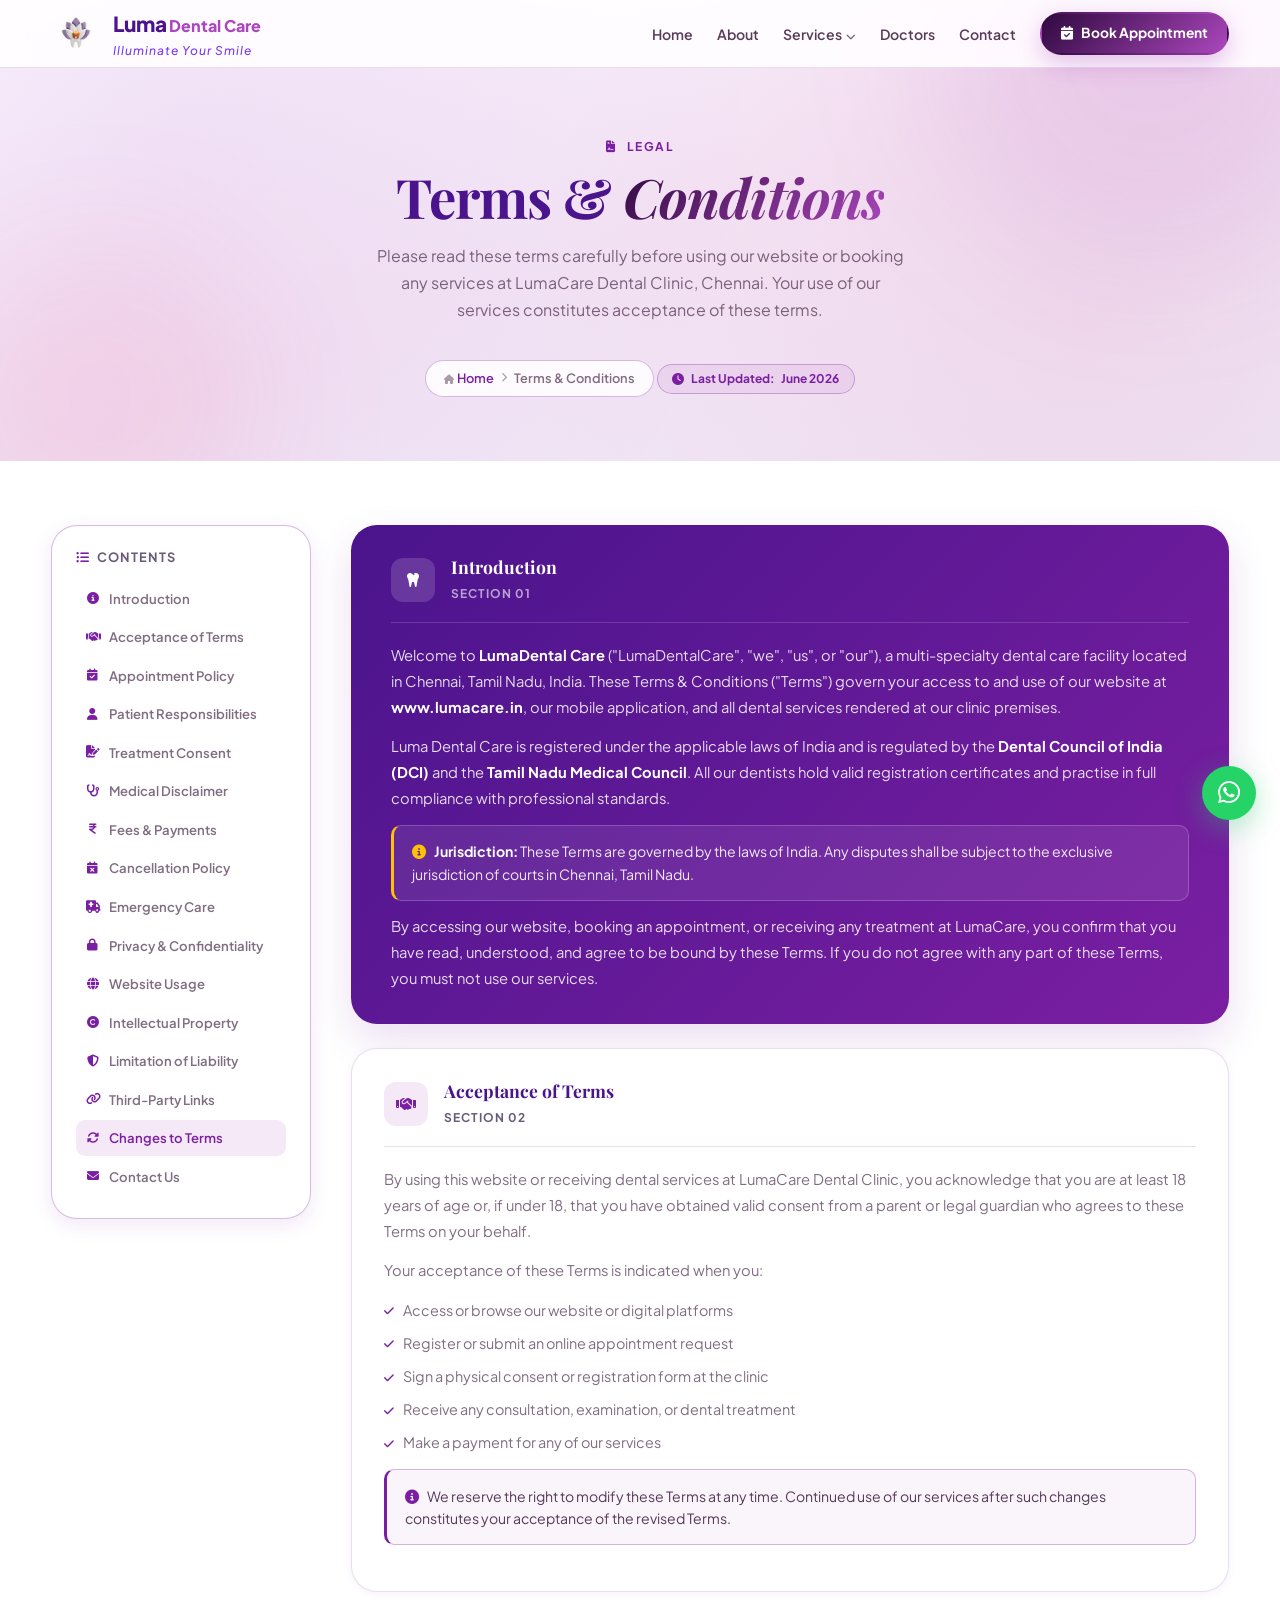
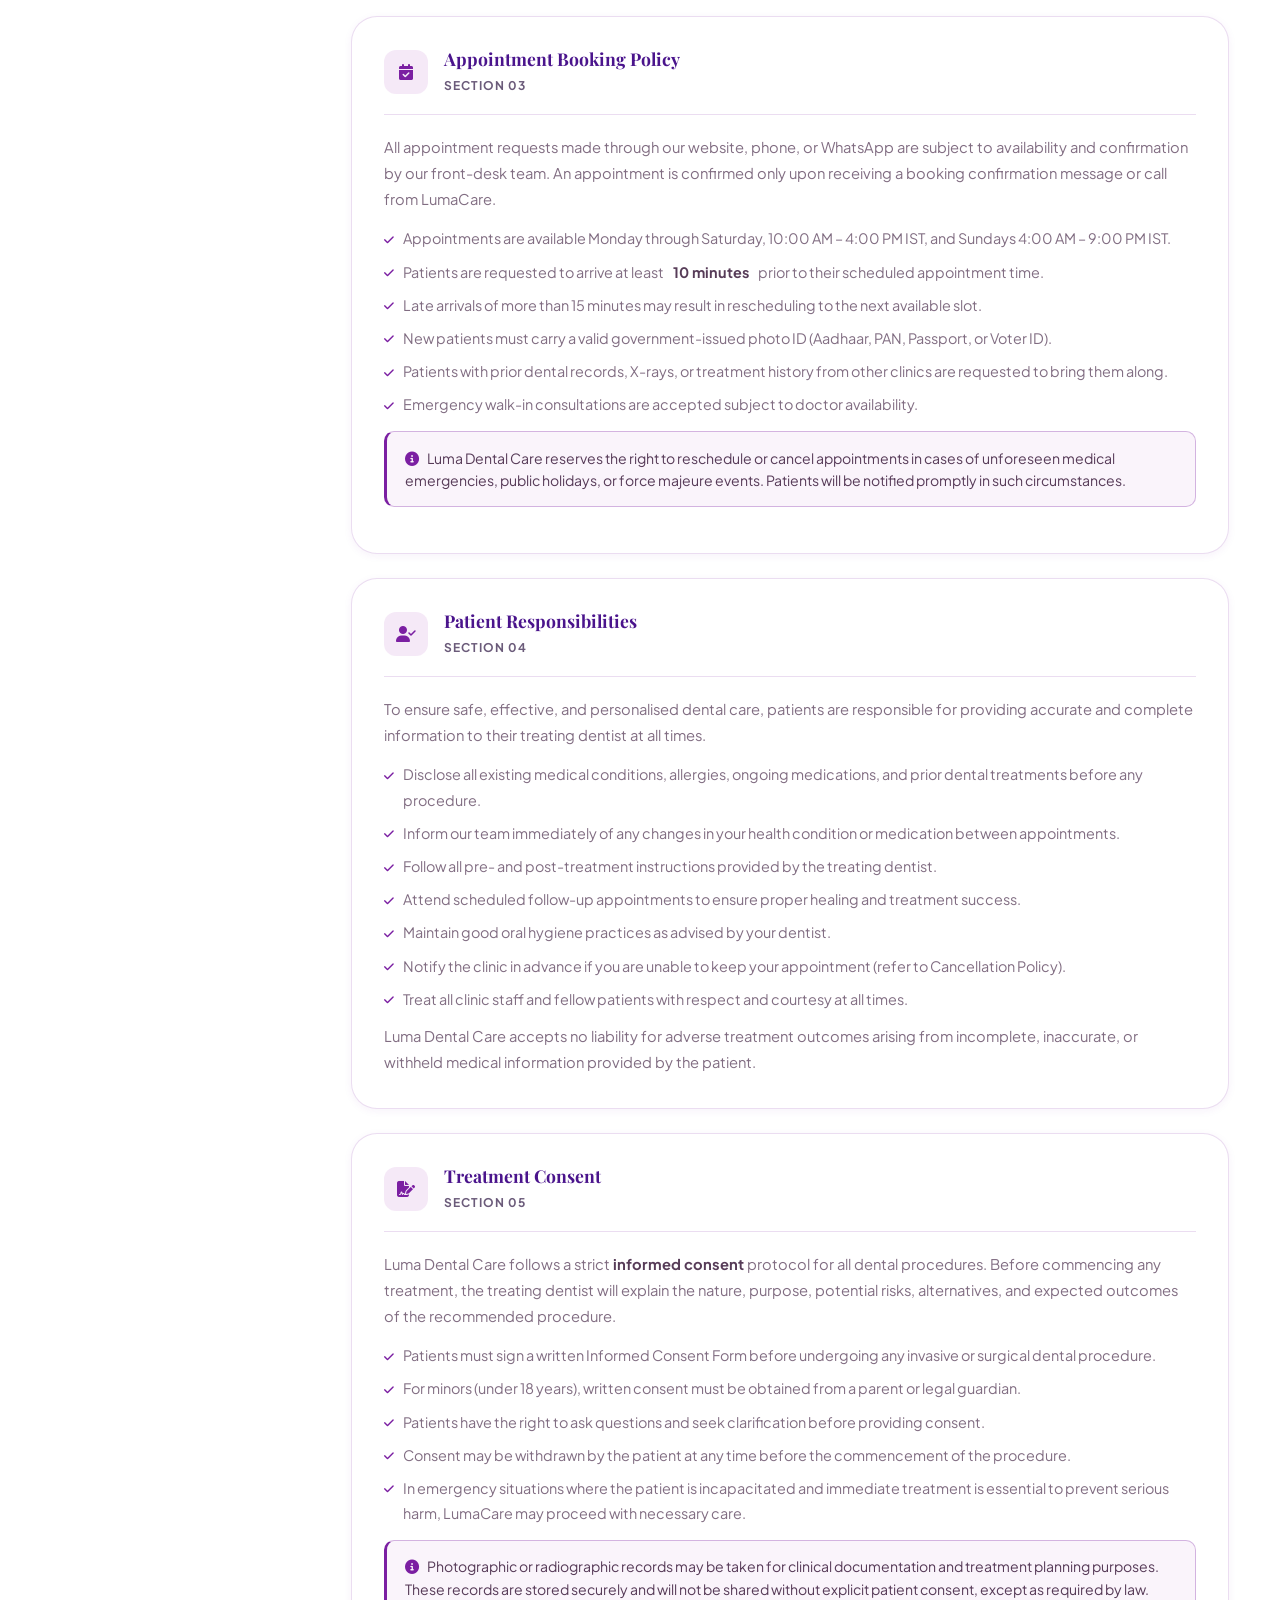
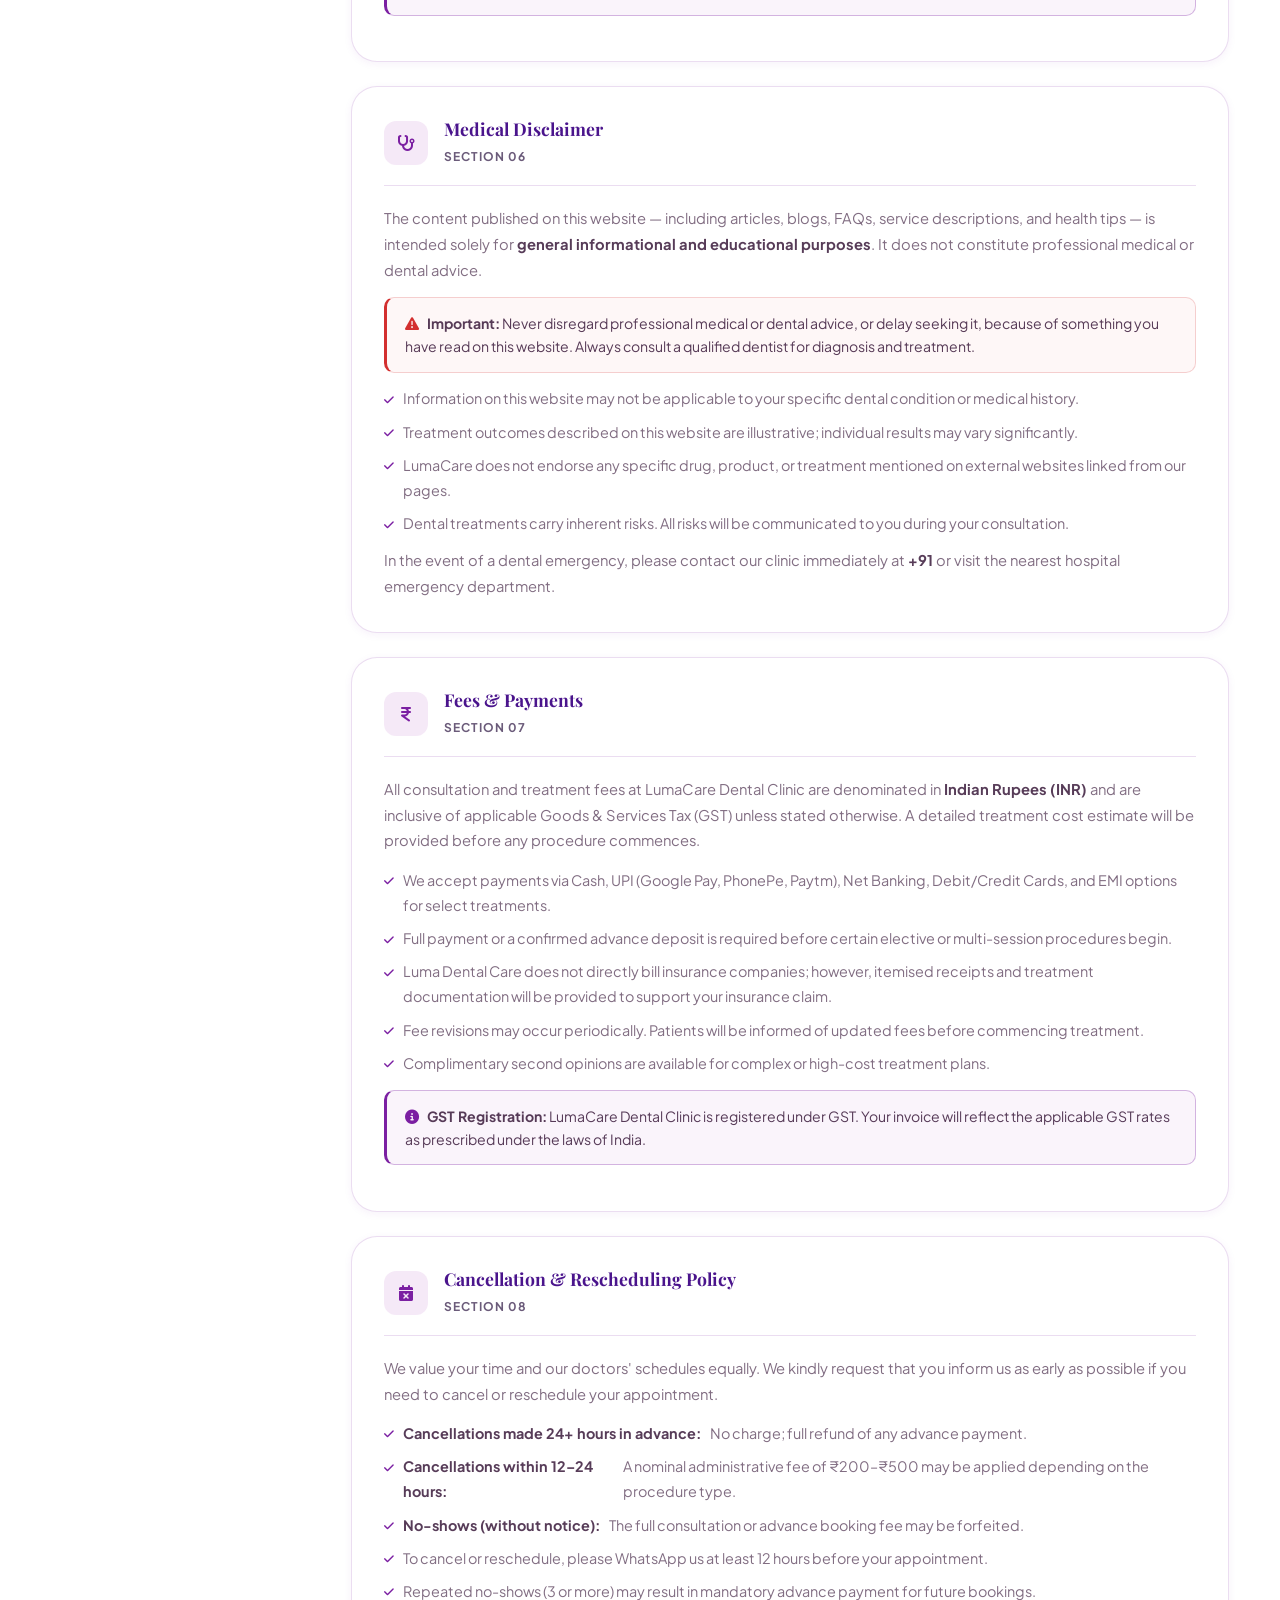
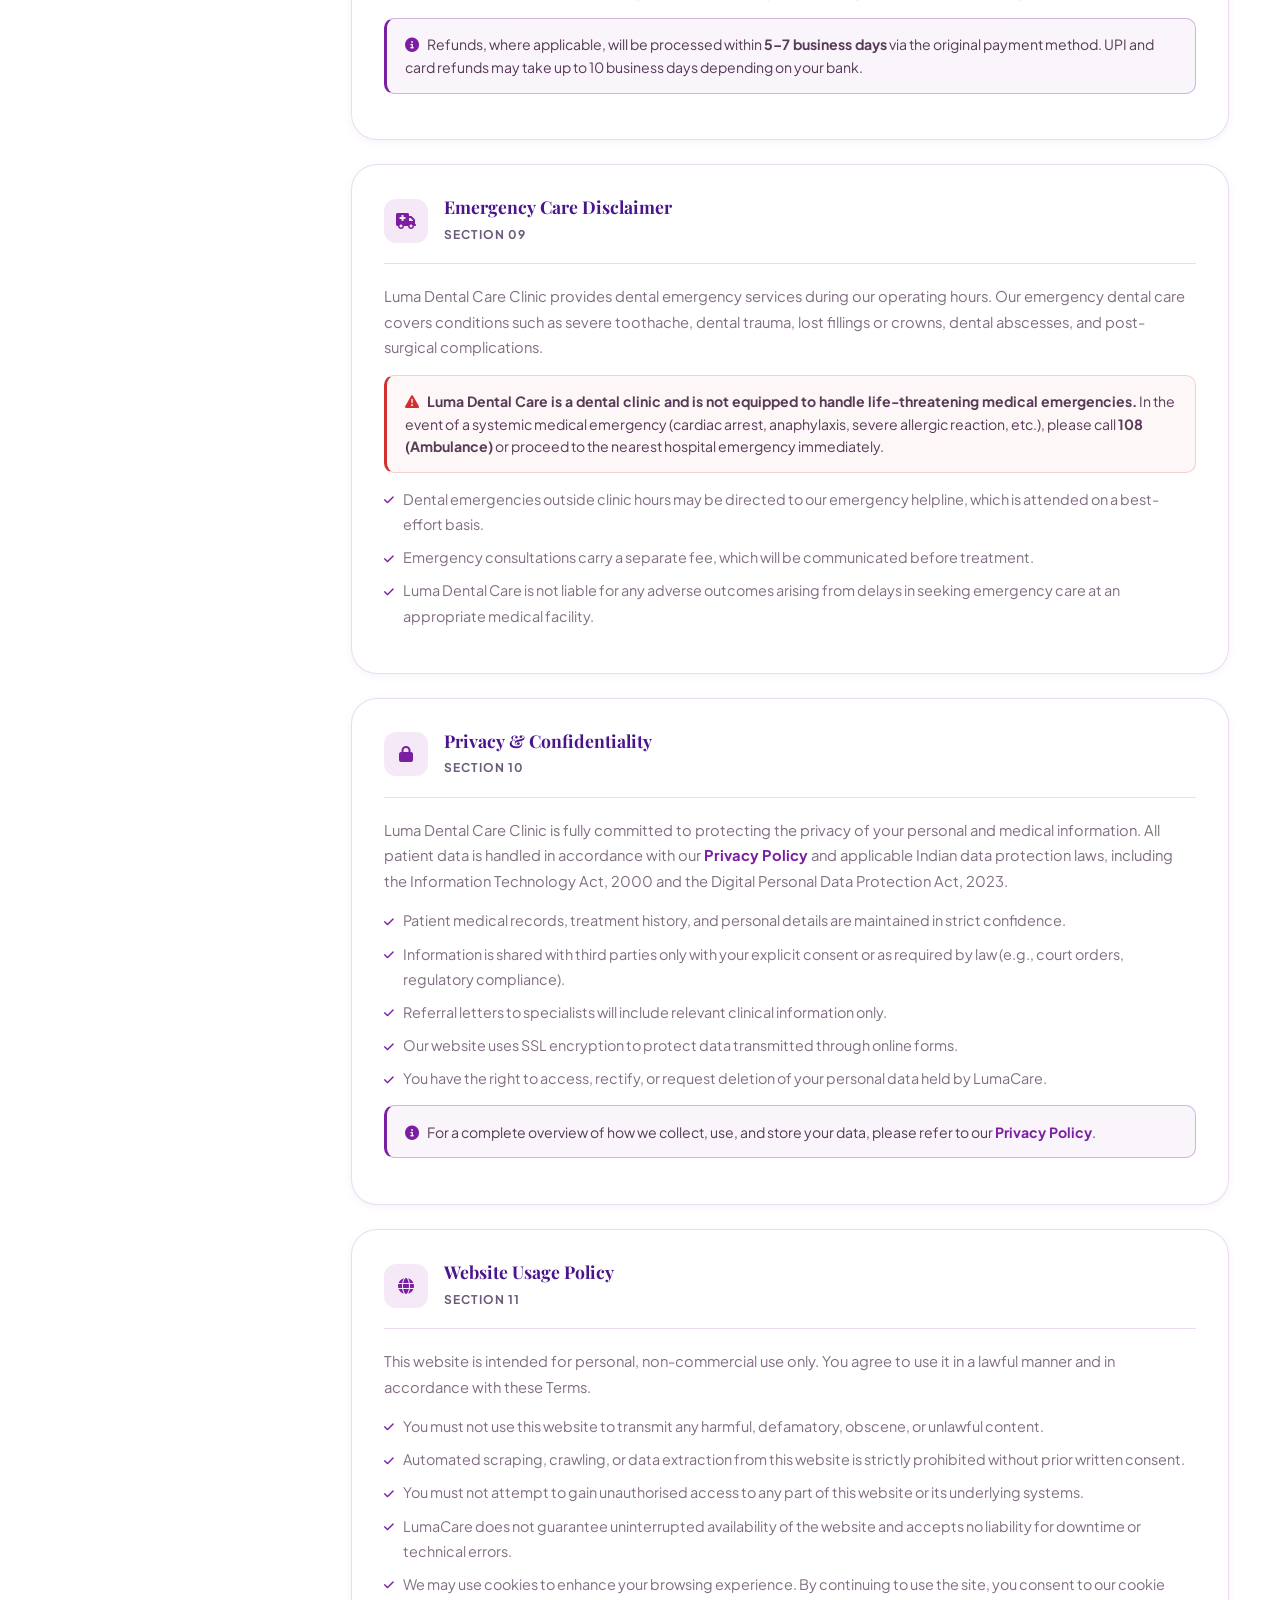
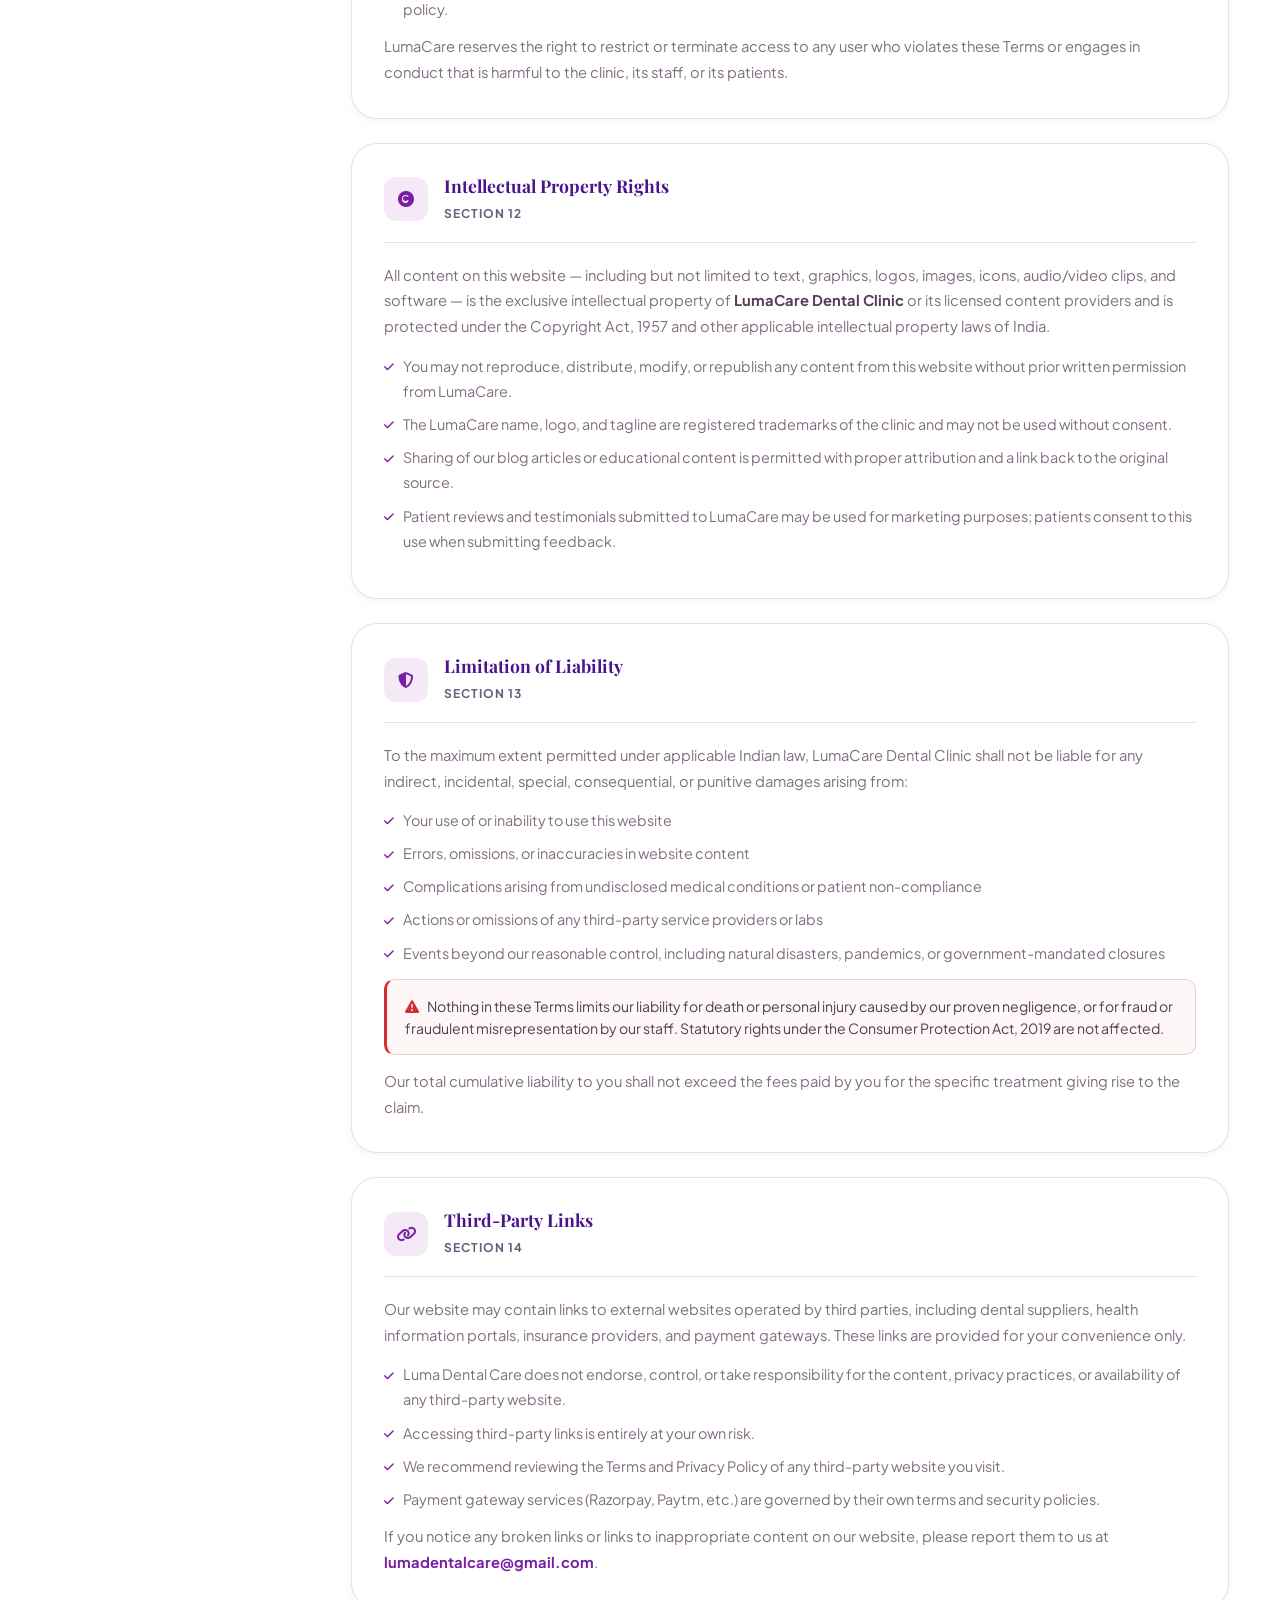
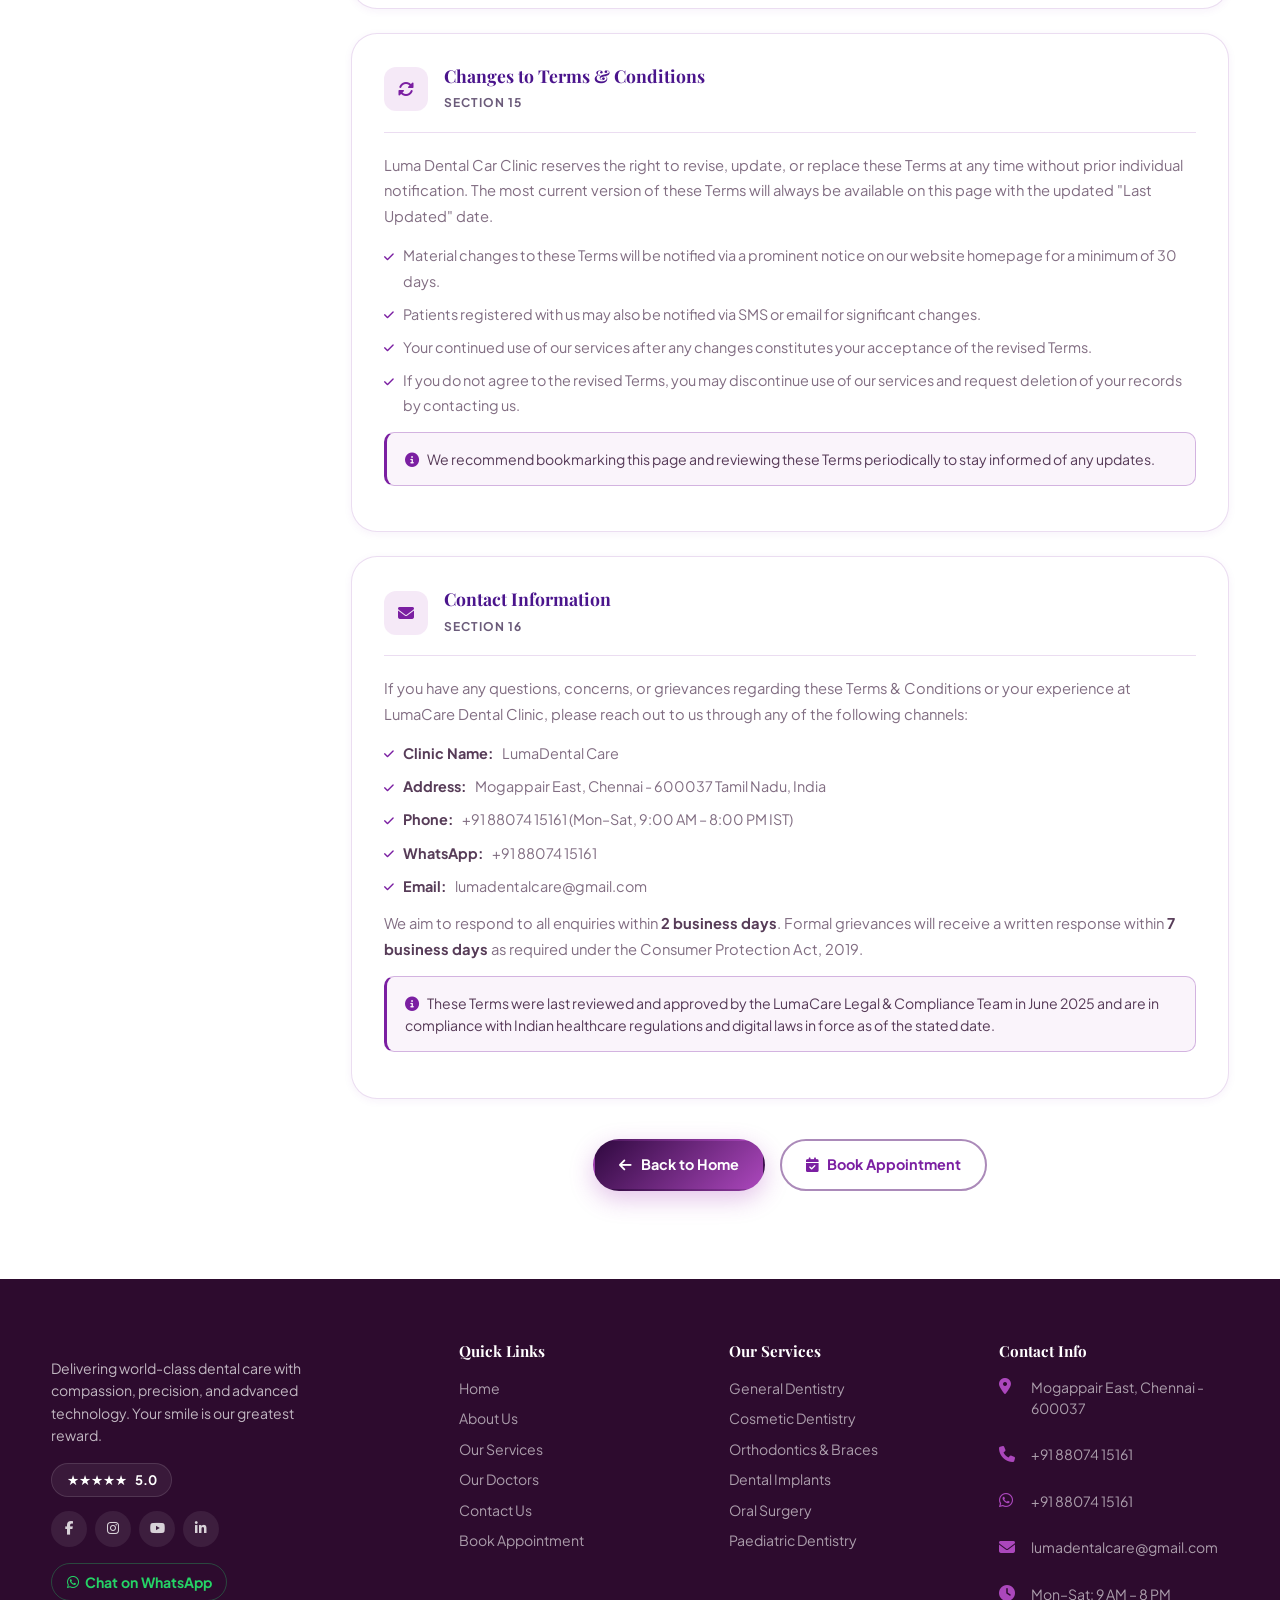
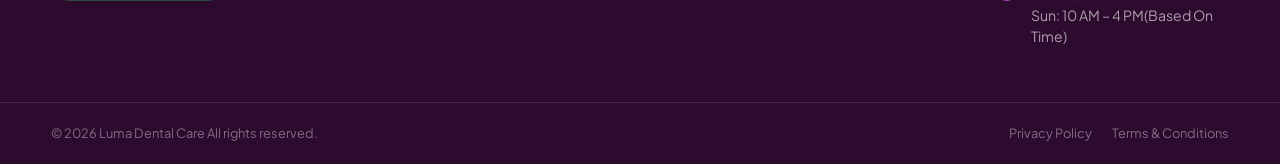
<file: terms-of-services.html>
<!DOCTYPE html>
<html lang="en">
<head>
  <meta charset="UTF-8" />
  <meta name="viewport" content="width=device-width, initial-scale=1.0" />
  <title>Terms &amp; Conditions — LumaCare Dental Clinic</title>
  <link rel="icon" type="images/png" href="images/luma.png">

  <meta name="description" content="Terms and Conditions for LumaCare Dental Clinic, Chennai. Read our policies on appointments, treatments, payments, cancellations, and more." />

  <!-- Fonts -->
  <link rel="preconnect" href="https://fonts.googleapis.com" />
  <link rel="preconnect" href="https://fonts.gstatic.com" crossorigin />
  <link href="https://fonts.googleapis.com/css2?family=Playfair+Display:ital,wght@0,700;1,700&family=Plus+Jakarta+Sans:wght@400;500;600;700;800&display=swap" rel="stylesheet"/>
  <!-- Font Awesome -->
  <link rel="stylesheet" href="https://cdnjs.cloudflare.com/ajax/libs/font-awesome/6.5.0/css/all.min.css"/>
  <!-- Your existing CSS (inlined below) -->
  <link rel="stylesheet" href="style.css" />
  <style>
    /* ============================================================
       TERMS PAGE — additional styles only (no overrides of brand)
       ============================================================ */
    /* ---- Hero / Banner ---- */
    .terms-hero {
      position: relative;
      padding: calc(var(--nav-h) + 4rem) 0 4rem;
      background: var(--grad-hero);
      overflow: hidden;
      text-align: center;
    }
    .terms-hero::before {
      content: '';
      position: absolute; inset: 0;
      background-image:
        radial-gradient(circle at 15% 30%, rgba(156,39,176,.07) 0%, transparent 50%),
        radial-gradient(circle at 85% 70%, rgba(233,30,99,.07) 0%, transparent 50%);
      z-index: 0;
    }
    .terms-hero-orb {
      position: absolute; border-radius: 50%; pointer-events: none;
      filter: blur(70px); z-index: 0;
    }
    .terms-hero-orb-1 { width: 420px; height: 420px; top: -160px; right: -80px; background: rgba(156,39,176,.1); }
    .terms-hero-orb-2 { width: 320px; height: 320px; bottom: -100px; left: -60px; background: rgba(233,30,99,.08); }
    .terms-hero-inner { position: relative; z-index: 1; }
    .terms-hero .eyebrow { margin-bottom: .6rem; }
    .terms-hero h1 {
      font-family: 'Playfair Display', serif;
      font-size: clamp(2rem, 5vw, 3.4rem);
      color: var(--teal-deep);
      margin-bottom: .85rem;
    }
    .terms-hero h1 em {
      font-style: italic;
      background: var(--grad);
      -webkit-background-clip: text; background-clip: text;
      color: transparent;
    }
    .terms-hero-desc {
      font-size: 1rem; color: var(--ink-60); max-width: 540px;
      margin: 0 auto 1.5rem; line-height: 1.7;
    }
    /* Breadcrumb */
    .breadcrumb {
      display: inline-flex; align-items: center; gap: .45rem;
      background: var(--glass); backdrop-filter: blur(12px);
      border: 1px solid var(--border-mid); border-radius: 999px;
      padding: .45rem 1.1rem; font-size: .8rem; font-weight: 600;
      color: var(--ink-60);
    }
    .breadcrumb a { color: var(--teal); transition: color .2s; }
    .breadcrumb a:hover { color: var(--teal-deep); }
    .breadcrumb i { font-size: .6rem; color: var(--ink-40); }
    /* Last updated badge */
    .updated-badge {
      display: inline-flex; align-items: center; gap: .4rem;
      background: rgba(156,39,176,.07); border: 1px solid var(--border-mid);
      border-radius: 999px; padding: .3rem .9rem;
      font-size: .75rem; font-weight: 700; color: var(--teal);
      margin-top: 1rem; margin-bottom: 0;
    }
    /* ---- Layout ---- */
    .terms-layout {
      display: grid;
      grid-template-columns: 260px 1fr;
      gap: 2.5rem;
      align-items: start;
      padding: 4rem 0 5rem;
    }

    /* ---- Sticky TOC sidebar ---- */
    .terms-toc {
      position: sticky; top: calc(var(--nav-h) + 1.5rem);
      background: #fff; border: 1px solid var(--border-mid);
      border-radius: var(--radius-lg); padding: 1.5rem;
      box-shadow: var(--shadow-sm);
    }
    .terms-toc h4 {
      font-size: .8rem; text-transform: uppercase;
      letter-spacing: .1em; color: var(--muted);
      margin-bottom: 1rem; font-family: 'Plus Jakarta Sans', sans-serif;
      font-weight: 700;
    }
    .toc-list { display: grid; gap: .2rem; }
    .toc-list a {
      display: flex; align-items: center; gap: .55rem;
      font-size: .82rem; font-weight: 600; color: var(--ink-60);
      padding: .45rem .6rem; border-radius: 9px;
      transition: all .2s;
    }
    .toc-list a i { color: var(--teal); width: 14px; text-align: center; font-size: .75rem; flex-shrink: 0; }
    .toc-list a:hover,
    .toc-list a.active { background: rgba(156,39,176,.07); color: var(--teal-deep); }
    .toc-list a.active { background: rgba(156,39,176,.1); color: var(--teal); }

    /* ---- Content area ---- */
    .terms-content { display: grid; gap: 1.5rem; }

    /* ---- Terms section card ---- */
    .tc-card {
      background: #fff; border: 1px solid var(--border);
      border-radius: var(--radius-lg); padding: 2rem;
      box-shadow: var(--shadow-xs);
      scroll-margin-top: calc(var(--nav-h) + 1.5rem);
      transition: border-color .3s, box-shadow .3s;
    }
    .tc-card:hover { border-color: var(--border-mid); box-shadow: var(--shadow-sm); }

    .tc-card-header {
      display: flex; align-items: flex-start; gap: 1rem;
      margin-bottom: 1.25rem;
      padding-bottom: 1.1rem;
      border-bottom: 1px solid var(--border);
    }
    .tc-icon {
      width: 44px; height: 44px; border-radius: 12px;
      background: rgba(156,39,176,.1); color: var(--teal);
      display: grid; place-items: center; font-size: 1rem;
      flex-shrink: 0; margin-top: .1rem;
    }
    .tc-card-header-text h3 {
      font-size: 1.1rem; color: var(--teal-deep); margin-bottom: .15rem;
    }
    .tc-card-header-text span {
      font-size: .75rem; font-weight: 700; color: var(--muted);
      text-transform: uppercase; letter-spacing: .08em;
    }

    .tc-body { font-size: .92rem; color: var(--ink-60); line-height: 1.75; }
    .tc-body p { margin-bottom: .85rem; }
    .tc-body p:last-child { margin-bottom: 0; }
    .tc-body ul {
      list-style: none; padding: 0;
      display: grid; gap: .5rem; margin: .75rem 0;
    }
    .tc-body ul li {
      display: flex; align-items: flex-start; gap: .55rem;
      font-size: .9rem; color: var(--ink-60);
    }
    .tc-body ul li::before {
      content: '\f00c'; font-family: 'Font Awesome 6 Free'; font-weight: 900;
      color: var(--teal); font-size: .7rem; margin-top: .28rem; flex-shrink: 0;
    }
    .tc-body strong { color: var(--ink-80); font-weight: 700; }

    /* Highlight box */
    .tc-highlight {
      background: rgba(156,39,176,.05); border: 1px solid var(--border-mid);
      border-left: 3px solid var(--teal); border-radius: 10px;
      padding: .9rem 1.1rem; margin: .85rem 0;
      font-size: .88rem; color: var(--ink-80); line-height: 1.6;
    }
    .tc-highlight i { color: var(--teal); margin-right: .4rem; }

    /* Warning box */
    .tc-warning {
      background: rgba(211,47,47,.04); border: 1px solid rgba(211,47,47,.2);
      border-left: 3px solid var(--danger); border-radius: 10px;
      padding: .9rem 1.1rem; margin: .85rem 0;
      font-size: .88rem; color: var(--ink-80); line-height: 1.6;
    }
    .tc-warning i { color: var(--danger); margin-right: .4rem; }

    /* ---- Intro card (full-width special) ---- */
    .tc-intro-card {
      background: var(--grad-dark); color: #fff;
      border-radius: var(--radius-lg); padding: 2rem 2.5rem;
      box-shadow: var(--shadow-md);
    }
    .tc-intro-card .tc-icon { background: rgba(255,255,255,.15); color: #fff; }
    .tc-intro-card .tc-card-header { border-bottom-color: rgba(255,255,255,.15); }
    .tc-intro-card .tc-card-header-text h3 { color: #fff; }
    .tc-intro-card .tc-card-header-text span { color: rgba(255,255,255,.6); }
    .tc-intro-card .tc-body { color: rgba(255,255,255,.85); }
    .tc-intro-card .tc-body strong { color: #fff; }
    .tc-intro-card .tc-highlight {
      background: rgba(255,255,255,.08); border-color: rgba(255,255,255,.2);
      border-left-color: var(--gold); color: rgba(255,255,255,.9);
    }
    .tc-intro-card .tc-highlight i { color: var(--gold); }

    /* ---- Back to home strip ---- */
    .terms-back-strip {
      background: var(--off-white); border-top: 1px solid var(--border);
      padding: 2rem 0;
    }
    .terms-back-inner {
      display: flex; align-items: center; justify-content: space-between;
      gap: 1rem; flex-wrap: wrap;
    }
    .terms-back-inner p { font-size: .9rem; color: var(--muted); }
    .terms-back-inner p strong { color: var(--teal-deep); }

    /* ---- Section number label ---- */
    .tc-section-num {
      display: inline-flex; align-items: center; justify-content: center;
      width: 22px; height: 22px; border-radius: 50%;
      background: var(--teal); color: #fff;
      font-size: .65rem; font-weight: 800;
      flex-shrink: 0; margin-top: .05rem;
    }
    .footer-contact-list {
    list-style: none;
    padding: 0;
    margin: 0;
}

.footer-contact-list li {
    display: flex;
    align-items: flex-start;
    gap: 12px;
    margin-bottom: 15px;
    line-height: 1.5;
}

.footer-contact-list i {
    color: var(--teal-light);
    min-width: 20px;
    font-size: 16px;
    margin-top: 3px;
}

.footer-contact-list a,
.footer-contact-list span {
    color: inherit;
    text-decoration: none;
    word-break: break-word;
}

@media (max-width: 768px) {
    .footer-contact-list li {
        align-items: flex-start;
        gap: 10px;
    }

    .footer-contact-list i {
        min-width: 18px;
        font-size: 14px;
    }
}

    /* ============================================================
       RESPONSIVE
       ============================================================ */

    /* ---- Global overflow guards (prevent horizontal scroll on mobile) ---- */
    html, body { max-width: 100%; overflow-x: hidden; }
    img, svg, video { max-width: 100%; height: auto; }
    .terms-hero, .terms-back-strip, footer { overflow-x: clip; }

    /* Long words / emails / URLs shouldn't blow out the layout */
    .tc-body, .tc-body p, .tc-body li, .tc-body a,
    .footer-contact-list a, .footer-contact-list span,
    .breadcrumb, .updated-badge {
      overflow-wrap: anywhere;
      word-break: break-word;
    }

    @media (max-width: 1024px) {
      .terms-layout {
        grid-template-columns: 1fr;
        gap: 1.5rem;
        padding: 3rem 0 4rem;
      }
      .terms-toc { position: static; display: none; } /* hide sidebar on tablet/mobile */
      .terms-hero-orb-1 { width: 320px; height: 320px; top: -120px; right: -100px; }
      .terms-hero-orb-2 { width: 240px; height: 240px; bottom: -80px; left: -80px; }
    }

    @media (max-width: 768px) {
      .terms-hero {
        padding: calc(var(--nav-h, 70px) + 2rem) 0 2.25rem;
      }
      .terms-hero h1 { font-size: clamp(1.6rem, 7vw, 2.2rem); line-height: 1.2; }
      .terms-hero-desc { font-size: .92rem; padding: 0 .25rem; }
      .terms-hero-orb { filter: blur(50px); opacity: .7; }
      .terms-hero-orb-1 { width: 220px; height: 220px; top: -80px; right: -80px; }
      .terms-hero-orb-2 { width: 180px; height: 180px; bottom: -60px; left: -60px; }

      .tc-card { padding: 1.25rem 1rem; border-radius: 14px; }
      .tc-intro-card { padding: 1.4rem 1.1rem; border-radius: 14px; }
      .tc-card-header {
        flex-direction: row; align-items: center;
        gap: .7rem; padding-bottom: .9rem; margin-bottom: 1rem;
      }
      .tc-card-header-text h3 { font-size: 1rem; line-height: 1.3; }
      .tc-card-header-text span { font-size: .68rem; }

      .terms-layout { padding: 2rem 0 3rem; gap: 1rem; }
      .terms-back-inner { flex-direction: column; text-align: center; }
      .terms-back-strip { padding: 1.5rem 0; }

      .tc-highlight, .tc-warning { padding: .8rem .9rem; font-size: .85rem; }
      .breadcrumb { font-size: .72rem; padding: .4rem .85rem; flex-wrap: wrap; justify-content: center; }
      .updated-badge { font-size: .7rem; }

      /* Back-to-home buttons stack cleanly */
      .terms-content > div[style*="text-align:center"] {
        display: flex; flex-direction: column; gap: .6rem;
        align-items: stretch; padding: 1rem .25rem;
      }
      .terms-content > div[style*="text-align:center"] > .btn {
        margin: 0 !important; justify-content: center;
      }

      /* Footer: keep it from overflowing on phones */
      .footer-grid {
        grid-template-columns: 1fr !important;
        gap: 2rem;
      }
      .footer-bottom .container {
        flex-direction: column; gap: .75rem; text-align: center;
      }
      .footer-bottom-links { flex-wrap: wrap; justify-content: center; gap: .5rem 1rem; }

      /* Floating buttons: avoid overlap with each other */
      .wa-float { right: 16px; bottom: 16px; }
      .scroll-top { right: 16px; bottom: 84px; }
      .wa-popup { width: min(92vw, 320px); right: 0; }
    }

    @media (max-width: 480px) {
      .terms-hero { padding: calc(var(--nav-h, 70px) + 1.5rem) 0 2rem; }
      .terms-hero h1 { font-size: clamp(1.5rem, 8vw, 2rem); }
      .terms-hero-desc { font-size: .88rem; margin-bottom: 1.1rem; }

      .tc-card { padding: 1.1rem .9rem; }
      .tc-intro-card { padding: 1.25rem 1rem; }
      .tc-icon { width: 36px; height: 36px; font-size: .85rem; border-radius: 10px; }
      .tc-card-header { gap: .6rem; }
      .tc-card-header-text h3 { font-size: .95rem; }
      .tc-body { font-size: .87rem; line-height: 1.7; }
      .tc-body ul li { font-size: .85rem; }

      .container { padding-left: 1rem; padding-right: 1rem; }

      .breadcrumb a span:not(:first-child),
      .breadcrumb > span { font-size: .7rem; }
    }

    /* Very narrow phones (e.g. 320px) */
    @media (max-width: 360px) {
      .terms-hero h1 { font-size: 1.4rem; }
      .tc-card, .tc-intro-card { padding: 1rem .8rem; }
      .tc-card-header-text h3 { font-size: .9rem; }
    }
  </style>
</head>
<body>

<!-- ===================================================
     NAVBAR (exact replica)
=================================================== -->
<nav class="navbar" id="navbar">
  <div class="container nav-inner">

    <!-- Logo -->
    <a href="index.html" class="logo">
      <!-- Replace src with your actual logo path -->
      <img src="images/luma.png" alt="LumaCare Dental Clinic" class="logo-img" />
      <div class="logo-content">
        <div class="logo-text">
          <span class="logo-main">Luma</span><span class="logo-accent">Dental Care </span>
        </div>
        <span class="logo-tagline">Illuminate Your Smile</span>
      </div>
    </a>

    <!-- Nav Links -->
    <ul class="nav-links" id="navLinks">
      <li class="nav-item">
        <a href="index.html" class="nav-link">Home</a>
      </li>
      <li class="nav-item">
        <a href="index.html#about" class="nav-link">About</a>
      </li>
      <li class="nav-item has-drop">
        <a href="index.html#services" class="nav-link">
          Services <i class="fa fa-chevron-down nav-arr"></i>
        </a>
        <div class="dropdown">
          <a href="index.html#services" class="drop-item"><i class="fa fa-tooth"></i> General Dentistry</a>
          <a href="index.html#services" class="drop-item"><i class="fa fa-star"></i> Cosmetic Dentistry</a>
          <a href="index.html#services" class="drop-item"><i class="fa fa-shield-halved"></i> Orthodontics</a>
          <a href="index.html#services" class="drop-item"><i class="fa fa-user-doctor"></i> Oral Surgery</a>
          <a href="index.html#services" class="drop-item"><i class="fa fa-heart-pulse"></i> Periodontics</a>
          <a href="index.html#services" class="drop-item"><i class="fa fa-child"></i> Paediatric Dentistry</a>
        </div>
      </li>
      <li class="nav-item">
        <a href="index.html#doctors" class="nav-link">Doctors</a>
      </li>
      <li class="nav-item">
        <a href="index.html#contact" class="nav-link">Contact</a>
      </li>
      <li class="nav-item">
        <a href="index.html#appointment" class="btn btn-primary nav-cta">
          <i class="fa fa-calendar-check"></i> Book Appointment
        </a>
      </li>
    </ul>

    <!-- Hamburger -->
    <button class="hamburger" id="hamburger" aria-label="Toggle menu">
      <span></span><span></span><span></span>
    </button>

  </div>
</nav>


<!-- ===================================================
     HERO / BANNER
=================================================== -->
<section class="terms-hero">
  <div class="terms-hero-orb terms-hero-orb-1"></div>
  <div class="terms-hero-orb terms-hero-orb-2"></div>
  <div class="container terms-hero-inner">
    <span class="eyebrow"><i class="fa fa-file-contract"></i> &nbsp; Legal</span>
    <h1>Terms &amp; <em>Conditions</em></h1>
    <p class="terms-hero-desc">
      Please read these terms carefully before using our website or booking any services at LumaCare Dental Clinic, Chennai. Your use of our services constitutes acceptance of these terms.
    </p>
    <nav class="breadcrumb" aria-label="Breadcrumb">
      <a href="index.html"><i class="fa fa-house"></i> Home</a>
      <i class="fa fa-chevron-right"></i>
      <span>Terms &amp; Conditions</span>
    </nav>
    <div class="updated-badge">
      <i class="fa fa-clock"></i> Last Updated: <span id="lastUpdated">June 2026</span>
    </div>
  </div>
</section>


<!-- ===================================================
     TERMS LAYOUT (sidebar TOC + content)
=================================================== -->
<div class="container terms-layout">

  <!-- ---- Sticky Table of Contents (desktop only) ---- -->
  <aside class="terms-toc" aria-label="Table of Contents">
    <h4><i class="fa fa-list-ul" style="margin-right:.4rem;color:var(--teal)"></i>Contents</h4>
    <nav class="toc-list" id="tocList">
      <a href="#sec-intro"       class="active"><i class="fa fa-info-circle"></i>Introduction</a>
      <a href="#sec-acceptance">        <i class="fa fa-handshake"></i>Acceptance of Terms</a>
      <a href="#sec-appointment">       <i class="fa fa-calendar-check"></i>Appointment Policy</a>
      <a href="#sec-patient">           <i class="fa fa-user"></i>Patient Responsibilities</a>
      <a href="#sec-consent">           <i class="fa fa-file-signature"></i>Treatment Consent</a>
      <a href="#sec-disclaimer">        <i class="fa fa-stethoscope"></i>Medical Disclaimer</a>
      <a href="#sec-fees">              <i class="fa fa-indian-rupee-sign"></i>Fees &amp; Payments</a>
      <a href="#sec-cancellation">      <i class="fa fa-calendar-xmark"></i>Cancellation Policy</a>
      <a href="#sec-emergency">         <i class="fa fa-truck-medical"></i>Emergency Care</a>
      <a href="#sec-privacy">           <i class="fa fa-lock"></i>Privacy &amp; Confidentiality</a>
      <a href="#sec-website">           <i class="fa fa-globe"></i>Website Usage</a>
      <a href="#sec-ip">                <i class="fa fa-copyright"></i>Intellectual Property</a>
      <a href="#sec-liability">         <i class="fa fa-shield-halved"></i>Limitation of Liability</a>
      <a href="#sec-thirdparty">        <i class="fa fa-link"></i>Third-Party Links</a>
      <a href="#sec-changes">           <i class="fa fa-rotate"></i>Changes to Terms</a>
      <a href="#sec-contact">           <i class="fa fa-envelope"></i>Contact Us</a>
    </nav>
  </aside>

  <!-- ---- Terms Content ---- -->
  <main class="terms-content">

    <!-- 1. Introduction -->
    <div class="tc-intro-card reveal" id="sec-intro">
      <div class="tc-card-header">
        <div class="tc-icon"><i class="fa fa-tooth"></i></div>
        <div class="tc-card-header-text">
          <h3>Introduction</h3>
          <span>Section 01</span>
        </div>
      </div>
      <div class="tc-body">
        <p>
          Welcome to <strong>LumaDental Care </strong> ("LumaDentalCare", "we", "us", or "our"), a multi-specialty dental care facility located in Chennai, Tamil Nadu, India. These Terms &amp; Conditions ("Terms") govern your access to and use of our website at <strong>www.lumacare.in</strong>, our mobile application, and all dental services rendered at our clinic premises.
        </p>
        <p>
          Luma Dental Care is registered under the applicable laws of India and is regulated by the <strong>Dental Council of India (DCI)</strong> and the <strong>Tamil Nadu Medical Council</strong>. All our dentists hold valid registration certificates and practise in full compliance with professional standards.
        </p>
        <div class="tc-highlight">
          <i class="fa fa-circle-info"></i>
          <strong>Jurisdiction:</strong> These Terms are governed by the laws of India. Any disputes shall be subject to the exclusive jurisdiction of courts in Chennai, Tamil Nadu.
        </div>
        <p>
          By accessing our website, booking an appointment, or receiving any treatment at LumaCare, you confirm that you have read, understood, and agree to be bound by these Terms. If you do not agree with any part of these Terms, you must not use our services.
        </p>
      </div>
    </div>

    <!-- 2. Acceptance of Terms -->
    <div class="tc-card reveal" id="sec-acceptance">
      <div class="tc-card-header">
        <div class="tc-icon"><i class="fa fa-handshake"></i></div>
        <div class="tc-card-header-text">
          <h3>Acceptance of Terms</h3>
          <span>Section 02</span>
        </div>
      </div>
      <div class="tc-body">
        <p>
          By using this website or receiving dental services at LumaCare Dental Clinic, you acknowledge that you are at least 18 years of age or, if under 18, that you have obtained valid consent from a parent or legal guardian who agrees to these Terms on your behalf.
        </p>
        <p>Your acceptance of these Terms is indicated when you:</p>
        <ul>
          <li>Access or browse our website or digital platforms</li>
          <li>Register or submit an online appointment request</li>
          <li>Sign a physical consent or registration form at the clinic</li>
          <li>Receive any consultation, examination, or dental treatment</li>
          <li>Make a payment for any of our services</li>
        </ul>
        <div class="tc-highlight">
          <i class="fa fa-circle-info"></i>
          We reserve the right to modify these Terms at any time. Continued use of our services after such changes constitutes your acceptance of the revised Terms.
        </div>
      </div>
    </div>

    <!-- 3. Appointment Booking Policy -->
    <div class="tc-card reveal" id="sec-appointment">
      <div class="tc-card-header">
        <div class="tc-icon"><i class="fa fa-calendar-check"></i></div>
        <div class="tc-card-header-text">
          <h3>Appointment Booking Policy</h3>
          <span>Section 03</span>
        </div>
      </div>
      <div class="tc-body">
        <p>
          All appointment requests made through our website, phone, or WhatsApp are subject to availability and confirmation by our front-desk team.
           An appointment is confirmed only upon receiving a booking confirmation message or call from LumaCare.
        </p>
        <ul>
          <li>Appointments are available Monday through Saturday, 10:00 AM – 4:00 PM IST, and Sundays 4:00 AM – 9:00 PM IST.</li>
          <li>Patients are requested to arrive at least <strong>10 minutes</strong> prior to their scheduled appointment time.</li>
          <li>Late arrivals of more than 15 minutes may result in rescheduling to the next available slot.</li>
          <li>New patients must carry a valid government-issued photo ID (Aadhaar, PAN, Passport, or Voter ID).</li>
          <li>Patients with prior dental records, X-rays, or treatment history from other clinics are requested to bring them along.</li>
          <li>Emergency walk-in consultations are accepted subject to doctor availability.</li>
        </ul>
        <div class="tc-highlight">
          <i class="fa fa-circle-info"></i>
          Luma Dental Care reserves the right to reschedule or cancel appointments in cases of unforeseen medical emergencies, public holidays, or force majeure events. Patients will be notified promptly in such circumstances.
        </div>
      </div>
    </div>

    <!-- 4. Patient Responsibilities -->
    <div class="tc-card reveal" id="sec-patient">
      <div class="tc-card-header">
        <div class="tc-icon"><i class="fa fa-user-check"></i></div>
        <div class="tc-card-header-text">
          <h3>Patient Responsibilities</h3>
          <span>Section 04</span>
        </div>
      </div>
      <div class="tc-body">
        <p>
          To ensure safe, effective, and personalised dental care, patients are responsible for providing accurate and complete information to their treating dentist at all times.
        </p>
        <ul>
          <li>Disclose all existing medical conditions, allergies, ongoing medications, and prior dental treatments before any procedure.</li>
          <li>Inform our team immediately of any changes in your health condition or medication between appointments.</li>
          <li>Follow all pre- and post-treatment instructions provided by the treating dentist.</li>
          <li>Attend scheduled follow-up appointments to ensure proper healing and treatment success.</li>
          <li>Maintain good oral hygiene practices as advised by your dentist.</li>
          <li>Notify the clinic in advance if you are unable to keep your appointment (refer to Cancellation Policy).</li>
          <li>Treat all clinic staff and fellow patients with respect and courtesy at all times.</li>
        </ul>
        <p>
          Luma Dental Care accepts no liability for adverse treatment outcomes arising from incomplete, inaccurate, or withheld medical information provided by the patient.
        </p>
      </div>
    </div>

    <!-- 5. Treatment Consent -->
    <div class="tc-card reveal" id="sec-consent">
      <div class="tc-card-header">
        <div class="tc-icon"><i class="fa fa-file-signature"></i></div>
        <div class="tc-card-header-text">
          <h3>Treatment Consent</h3>
          <span>Section 05</span>
        </div>
      </div>
      <div class="tc-body">
        <p>
          Luma Dental Care follows a strict <strong>informed consent</strong> protocol for all dental procedures. Before commencing any treatment, the treating dentist will explain the nature, purpose, potential risks, alternatives, and expected outcomes of the recommended procedure.
        </p>
        <ul>
          <li>Patients must sign a written Informed Consent Form before undergoing any invasive or surgical dental procedure.</li>
          <li>For minors (under 18 years), written consent must be obtained from a parent or legal guardian.</li>
          <li>Patients have the right to ask questions and seek clarification before providing consent.</li>
          <li>Consent may be withdrawn by the patient at any time before the commencement of the procedure.</li>
          <li>In emergency situations where the patient is incapacitated and immediate treatment is essential to prevent serious harm, LumaCare may proceed with necessary care.</li>
        </ul>
        <div class="tc-highlight">
          <i class="fa fa-circle-info"></i>
          Photographic or radiographic records may be taken for clinical documentation and treatment planning purposes. These records are stored securely and will not be shared without explicit patient consent, except as required by law.
        </div>
      </div>
    </div>

    <!-- 6. Medical Disclaimer -->
    <div class="tc-card reveal" id="sec-disclaimer">
      <div class="tc-card-header">
        <div class="tc-icon"><i class="fa fa-stethoscope"></i></div>
        <div class="tc-card-header-text">
          <h3>Medical Disclaimer</h3>
          <span>Section 06</span>
        </div>
      </div>
      <div class="tc-body">
        <p>
          The content published on this website — including articles, blogs, FAQs, service descriptions, and health tips — is intended solely for <strong>general informational and educational purposes</strong>. It does not constitute professional medical or dental advice.
        </p>
        <div class="tc-warning">
          <i class="fa fa-triangle-exclamation"></i>
          <strong>Important:</strong> Never disregard professional medical or dental advice, or delay seeking it, because of something you have read on this website. Always consult a qualified dentist for diagnosis and treatment.
        </div>
        <ul>
          <li>Information on this website may not be applicable to your specific dental condition or medical history.</li>
          <li>Treatment outcomes described on this website are illustrative; individual results may vary significantly.</li>
          <li>LumaCare does not endorse any specific drug, product, or treatment mentioned on external websites linked from our pages.</li>
          <li>Dental treatments carry inherent risks. All risks will be communicated to you during your consultation.</li>
        </ul>
        <p>
          In the event of a dental emergency, please contact our clinic immediately at <strong>+91</strong> or visit the nearest hospital emergency department.
        </p>
      </div>
    </div>

    <!-- 7. Fees & Payments -->
    <div class="tc-card reveal" id="sec-fees">
      <div class="tc-card-header">
        <div class="tc-icon"><i class="fa fa-indian-rupee-sign"></i></div>
        <div class="tc-card-header-text">
          <h3>Fees &amp; Payments</h3>
          <span>Section 07</span>
        </div>
      </div>
      <div class="tc-body">
        <p>
          All consultation and treatment fees at LumaCare Dental Clinic are denominated in <strong>Indian Rupees (INR)</strong> and are inclusive of applicable Goods &amp; Services Tax (GST) unless stated otherwise. A detailed treatment cost estimate will be provided before any procedure commences.
        </p>
        <ul>
          <li>We accept payments via Cash, UPI (Google Pay, PhonePe, Paytm), Net Banking, Debit/Credit Cards, and EMI options for select treatments.</li>
          <li>Full payment or a confirmed advance deposit is required before certain elective or multi-session procedures begin.</li>
          <li>Luma Dental Care does not directly bill insurance companies; however, itemised receipts and treatment documentation will be provided to support your insurance claim.</li>
          <li>Fee revisions may occur periodically. Patients will be informed of updated fees before commencing treatment.</li>
          <li>Complimentary second opinions are available for complex or high-cost treatment plans.</li>
        </ul>
        <div class="tc-highlight">
          <i class="fa fa-circle-info"></i>
          <strong>GST Registration:</strong> LumaCare Dental Clinic is registered under GST. Your invoice will reflect the applicable GST rates as prescribed under the laws of India.
        </div>
      </div>
    </div>

    <!-- 8. Cancellation & Rescheduling -->
    <div class="tc-card reveal" id="sec-cancellation">
      <div class="tc-card-header">
        <div class="tc-icon"><i class="fa fa-calendar-xmark"></i></div>
        <div class="tc-card-header-text">
          <h3>Cancellation &amp; Rescheduling Policy</h3>
          <span>Section 08</span>
        </div>
      </div>
      <div class="tc-body">
        <p>
          We value your time and our doctors' schedules equally. We kindly request that you inform us as early as possible if you need to cancel or reschedule your appointment.
        </p>
        <ul>
          <li><strong>Cancellations made 24+ hours in advance:</strong> No charge; full refund of any advance payment.</li>
          <li><strong>Cancellations within 12–24 hours:</strong> A nominal administrative fee of ₹200–₹500 may be applied depending on the procedure type.</li>
          <li><strong>No-shows (without notice):</strong> The full consultation or advance booking fee may be forfeited.</li>
          <li>To cancel or reschedule, please WhatsApp us at least 12 hours before your appointment.</li>
          <li>Repeated no-shows (3 or more) may result in mandatory advance payment for future bookings.</li>
        </ul>
        <div class="tc-highlight">
          <i class="fa fa-circle-info"></i>
          Refunds, where applicable, will be processed within <strong>5–7 business days</strong> via the original payment method. UPI and card refunds may take up to 10 business days depending on your bank.
        </div>
      </div>
    </div>

    <!-- 9. Emergency Care Disclaimer -->
    <div class="tc-card reveal" id="sec-emergency">
      <div class="tc-card-header">
        <div class="tc-icon"><i class="fa fa-truck-medical"></i></div>
        <div class="tc-card-header-text">
          <h3>Emergency Care Disclaimer</h3>
          <span>Section 09</span>
        </div>
      </div>
      <div class="tc-body">
        <p>
          Luma Dental Care Clinic provides dental emergency services during our operating hours. Our emergency dental care covers conditions such as severe toothache, dental trauma, lost fillings or crowns, dental abscesses, and post-surgical complications.
        </p>
        <div class="tc-warning">
          <i class="fa fa-triangle-exclamation"></i>
          <strong>Luma Dental Care is a dental clinic and is not equipped to handle life-threatening medical emergencies.</strong> In the event of a systemic medical emergency (cardiac arrest, anaphylaxis, severe allergic reaction, etc.), please call <strong>108 (Ambulance)</strong> or proceed to the nearest hospital emergency immediately.
        </div>
        <ul>
          <li>Dental emergencies outside clinic hours may be directed to our emergency helpline, which is attended on a best-effort basis.</li>
          <li>Emergency consultations carry a separate fee, which will be communicated before treatment.</li>
          <li>Luma Dental Care is not liable for any adverse outcomes arising from delays in seeking emergency care at an appropriate medical facility.</li>
        </ul>
      </div>
    </div>

    <!-- 10. Privacy & Confidentiality -->
    <div class="tc-card reveal" id="sec-privacy">
      <div class="tc-card-header">
        <div class="tc-icon"><i class="fa fa-lock"></i></div>
        <div class="tc-card-header-text">
          <h3>Privacy &amp; Confidentiality</h3>
          <span>Section 10</span>
        </div>
      </div>
      <div class="tc-body">
        <p>
          Luma Dental Care Clinic is fully committed to protecting the privacy of your personal and medical information. All patient data is handled in accordance with our <a href="privacy.html" style="color:var(--teal);font-weight:700;">Privacy Policy</a> and applicable Indian data protection laws, including the Information Technology Act, 2000 and the Digital Personal Data Protection Act, 2023.
        </p>
        <ul>
          <li>Patient medical records, treatment history, and personal details are maintained in strict confidence.</li>
          <li>Information is shared with third parties only with your explicit consent or as required by law (e.g., court orders, regulatory compliance).</li>
          <li>Referral letters to specialists will include relevant clinical information only.</li>
          <li>Our website uses SSL encryption to protect data transmitted through online forms.</li>
          <li>You have the right to access, rectify, or request deletion of your personal data held by LumaCare.</li>
        </ul>
        <div class="tc-highlight">
          <i class="fa fa-circle-info"></i>
          For a complete overview of how we collect, use, and store your data, please refer to our <a href="PrivacyPolicy.html" style="color:var(--teal);font-weight:700;">Privacy Policy</a>.
        </div>
      </div>
    </div>

    <!-- 11. Website Usage Policy -->
    <div class="tc-card reveal" id="sec-website">
      <div class="tc-card-header">
        <div class="tc-icon"><i class="fa fa-globe"></i></div>
        <div class="tc-card-header-text">
          <h3>Website Usage Policy</h3>
          <span>Section 11</span>
        </div>
      </div>
      <div class="tc-body">
        <p>
          This website is intended for personal, non-commercial use only. You agree to use it in a lawful manner and in accordance with these Terms.
        </p>
        <ul>
          <li>You must not use this website to transmit any harmful, defamatory, obscene, or unlawful content.</li>
          <li>Automated scraping, crawling, or data extraction from this website is strictly prohibited without prior written consent.</li>
          <li>You must not attempt to gain unauthorised access to any part of this website or its underlying systems.</li>
          <li>LumaCare does not guarantee uninterrupted availability of the website and accepts no liability for downtime or technical errors.</li>
          <li>We may use cookies to enhance your browsing experience. By continuing to use the site, you consent to our cookie policy.</li>
        </ul>
        <p>
          LumaCare reserves the right to restrict or terminate access to any user who violates these Terms or engages in conduct that is harmful to the clinic, its staff, or its patients.
        </p>
      </div>
    </div>

    <!-- 12. Intellectual Property -->
    <div class="tc-card reveal" id="sec-ip">
      <div class="tc-card-header">
        <div class="tc-icon"><i class="fa fa-copyright"></i></div>
        <div class="tc-card-header-text">
          <h3>Intellectual Property Rights</h3>
          <span>Section 12</span>
        </div>
      </div>
      <div class="tc-body">
        <p>
          All content on this website — including but not limited to text, graphics, logos, images, icons, audio/video clips, and software — is the exclusive intellectual property of <strong>LumaCare Dental Clinic</strong> or its licensed content providers and is protected under the Copyright Act, 1957 and other applicable intellectual property laws of India.
        </p>
        <ul>
          <li>You may not reproduce, distribute, modify, or republish any content from this website without prior written permission from LumaCare.</li>
          <li>The LumaCare name, logo, and tagline are registered trademarks of the clinic and may not be used without consent.</li>
          <li>Sharing of our blog articles or educational content is permitted with proper attribution and a link back to the original source.</li>
          <li>Patient reviews and testimonials submitted to LumaCare may be used for marketing purposes; patients consent to this use when submitting feedback.</li>
        </ul>
      </div>
    </div>

    <!-- 13. Limitation of Liability -->
    <div class="tc-card reveal" id="sec-liability">
      <div class="tc-card-header">
        <div class="tc-icon"><i class="fa fa-shield-halved"></i></div>
        <div class="tc-card-header-text">
          <h3>Limitation of Liability</h3>
          <span>Section 13</span>
        </div>
      </div>
      <div class="tc-body">
        <p>
          To the maximum extent permitted under applicable Indian law, LumaCare Dental Clinic shall not be liable for any indirect, incidental, special, consequential, or punitive damages arising from:
        </p>
        <ul>
          <li>Your use of or inability to use this website</li>
          <li>Errors, omissions, or inaccuracies in website content</li>
          <li>Complications arising from undisclosed medical conditions or patient non-compliance</li>
          <li>Actions or omissions of any third-party service providers or labs</li>
          <li>Events beyond our reasonable control, including natural disasters, pandemics, or government-mandated closures</li>
        </ul>
        <div class="tc-warning">
          <i class="fa fa-triangle-exclamation"></i>
          Nothing in these Terms limits our liability for death or personal injury caused by our proven negligence, or for fraud or fraudulent misrepresentation by our staff. Statutory rights under the Consumer Protection Act, 2019 are not affected.
        </div>
        <p>
          Our total cumulative liability to you shall not exceed the fees paid by you for the specific treatment giving rise to the claim.
        </p>
      </div>
    </div>

    <!-- 14. Third-Party Links -->
    <div class="tc-card reveal" id="sec-thirdparty">
      <div class="tc-card-header">
        <div class="tc-icon"><i class="fa fa-link"></i></div>
        <div class="tc-card-header-text">
          <h3>Third-Party Links</h3>
          <span>Section 14</span>
        </div>
      </div>
      <div class="tc-body">
        <p>
          Our website may contain links to external websites operated by third parties, including dental suppliers, health information portals, insurance providers, and payment gateways. These links are provided for your convenience only.
        </p>
        <ul>
          <li>Luma Dental Care does not endorse, control, or take responsibility for the content, privacy practices, or availability of any third-party website.</li>
          <li>Accessing third-party links is entirely at your own risk.</li>
          <li>We recommend reviewing the Terms and Privacy Policy of any third-party website you visit.</li>
          <li>Payment gateway services (Razorpay, Paytm, etc.) are governed by their own terms and security policies.</li>
        </ul>
        <p>
          If you notice any broken links or links to inappropriate content on our website, please report them to us at <a href="mailto:info@lumacare.in" style="color:var(--teal);font-weight:700;">lumadentalcare@gmail.com</a>.
        </p>
      </div>
    </div>

    <!-- 15. Changes to Terms -->
    <div class="tc-card reveal" id="sec-changes">
      <div class="tc-card-header">
        <div class="tc-icon"><i class="fa fa-rotate"></i></div>
        <div class="tc-card-header-text">
          <h3>Changes to Terms &amp; Conditions</h3>
          <span>Section 15</span>
        </div>
      </div>
      <div class="tc-body">
        <p>
          Luma Dental Car Clinic reserves the right to revise, update, or replace these Terms at any time without prior individual notification. The most current version of these Terms will always be available on this page with the updated "Last Updated" date.
        </p>
        <ul>
          <li>Material changes to these Terms will be notified via a prominent notice on our website homepage for a minimum of 30 days.</li>
          <li>Patients registered with us may also be notified via SMS or email for significant changes.</li>
          <li>Your continued use of our services after any changes constitutes your acceptance of the revised Terms.</li>
          <li>If you do not agree to the revised Terms, you may discontinue use of our services and request deletion of your records by contacting us.</li>
        </ul>
        <div class="tc-highlight">
          <i class="fa fa-circle-info"></i>
          We recommend bookmarking this page and reviewing these Terms periodically to stay informed of any updates.
        </div>
      </div>
    </div>

    <!-- 16. Contact Information -->
    <div class="tc-card reveal" id="sec-contact">
      <div class="tc-card-header">
        <div class="tc-icon"><i class="fa fa-envelope"></i></div>
        <div class="tc-card-header-text">
          <h3>Contact Information</h3>
          <span>Section 16</span>
        </div>
      </div>
      <div class="tc-body">
        <p>
          If you have any questions, concerns, or grievances regarding these Terms &amp; Conditions or your experience at LumaCare Dental Clinic, please reach out to us through any of the following channels:
        </p>
        <ul>
          <li><strong>Clinic Name:</strong> LumaDental Care</li>
          <li><strong>Address:</strong> Mogappair East, Chennai - 600037 Tamil Nadu, India</li>
          <li><strong>Phone:</strong> +91 88074 15161 (Mon–Sat, 9:00 AM – 8:00 PM IST)</li>
          <li><strong>WhatsApp:</strong> +91 88074 15161</li>
          <li><strong>Email:</strong> lumadentalcare@gmail.com</li>
          <!-- <li><strong>Grievance Officer:</strong> Dr.Brighton Mani Selvam<a href="mailto:grievance@lumacare.in" style="color:var(--teal);font-weight:700;">grievance@lumacare.in</a></li> -->
        </ul>
        <p>
          We aim to respond to all enquiries within <strong>2 business days</strong>. Formal grievances will receive a written response within <strong>7 business days</strong> as required under the Consumer Protection Act, 2019.
        </p>
        <div class="tc-highlight">
          <i class="fa fa-circle-info"></i>
          These Terms were last reviewed and approved by the LumaCare Legal &amp; Compliance Team in June 2025 and are in compliance with Indian healthcare regulations and digital laws in force as of the stated date.
        </div>
      </div>
    </div>

    <!-- Back to Home -->
    <div style="text-align:center;padding:1rem 0 .5rem;">
      <a href="index.html" class="btn btn-primary" style="gap:.55rem;">
        <i class="fa fa-arrow-left"></i> Back to Home
      </a>
      <a href="index.html#appointment" class="btn btn-outline" style="margin-left:.75rem;gap:.55rem;">
        <i class="fa fa-calendar-check"></i> Book Appointment
      </a>
    </div>

  </main>
</div><!-- /terms-layout -->


<!-- ===================================================
     FOOTER (exact replica)
=================================================== -->
<footer class="footer">
  <div class="footer-top">
    <div class="container">
      <div class="footer-grid">

        <!-- Brand -->
        <div class="footer-brand">
          <!-- <img src="logo-white.png" alt="LumaCare Dental Clinic" class="footer-logo" /> -->
          <p>Delivering world-class dental care with compassion, precision, and advanced technology. Your smile is our greatest reward.</p>
          <div class="footer-rating">
            <span class="fr-stars">★★★★★</span>
            <span>5.0</span>
          </div>
          <div class="footer-socials">
            <a href="f#" aria-label="Facebook"><i class="fab fa-facebook-f"></i></a>
            <a href="#" aria-label="Instagram"><i class="fab fa-instagram"></i></a>
            <a href="#" aria-label="YouTube"><i class="fab fa-youtube"></i></a>
            <a href="#" aria-label="LinkedIn"><i class="fab fa-linkedin-in"></i></a>
          </div>
          <a href="https://wa.me/9188074 15161" class="footer-wa" target="_blank" rel="noopener">
            <i class="fab fa-whatsapp"></i> Chat on WhatsApp
          </a>
        </div>

        <!-- Quick Links -->
        <div class="footer-col">
          <h4>Quick Links</h4>
          <ul>
            <li><a href="index.html">Home</a></li>
            <li><a href="index.html#about">About Us</a></li>
            <li><a href="index.html#services">Our Services</a></li>
            <li><a href="index.html#doctors">Our Doctors</a></li>
            <li><a href="index.html#contact">Contact Us</a></li>
            <li><a href="index.html#appointment">Book Appointment</a></li>
          </ul>
        </div>

        <!-- Services -->
        <div class="footer-col">
          <h4>Our Services</h4>
          <ul>
            <li><a href="index.html#services">General Dentistry</a></li>
            <li><a href="index.html#services">Cosmetic Dentistry</a></li>
            <li><a href="index.html#services">Orthodontics &amp; Braces</a></li>
            <li><a href="index.html#services">Dental Implants</a></li>
            <li><a href="index.html#services">Oral Surgery</a></li>
            <li><a href="index.html#services">Paediatric Dentistry</a></li>
          </ul>
        </div>

        <!-- Contact -->
        <div class="footer-col">
          <h4>Contact Info</h4>
          <ul class="footer-contact-list">
            <li>
              <i class="fa fa-location-dot"></i>
              <span>Mogappair East, Chennai - 600037</span>
            </li>
            <li>
              <i class="fa fa-phone"></i>
              <a href="tel:+9188074 15161 "> <span>+91 88074 15161</span> </a>
            </li>
            <li>
              <i class="fab fa-whatsapp"></i>
              <a href="https://wa.me/91 88074 15161">+91 88074 15161</a>
            </li>
            <li>
              <i class="fa fa-envelope"></i>
              <a href="mailto:info@lumacare.in">lumadentalcare@gmail.com</a>
            </li>
            <li>
              <i class="fa fa-clock"></i>
              <span>Mon–Sat: 9 AM – 8 PM<br>Sun: 10 AM – 4 PM(Based On Time)</span>
            </li>
          </ul>
        </div>

      </div>
    </div>
  </div>

  <div class="footer-bottom">
    <div class="container">
      <p>&copy; <span id="footerYear"></span> Luma Dental Care All rights reserved.</p>
      <nav class="footer-bottom-links">
        <a href="PrivacyPolicy.html">Privacy Policy</a>
        <a href="terms.html">Terms &amp; Conditions</a>
        <!-- <a href="sitemap.html">Sitemap</a> -->
      </nav>
    </div>
  </div>
</footer>


<!-- ===================================================
     WHATSAPP FLOAT
=================================================== -->
<div class="wa-float">
  <div class="wa-popup" id="waPopup">
    <div class="wa-popup-header">
      <div class="wa-popup-av"><i class="fab fa-whatsapp"></i></div>
      <div>
        <div class="wa-popup-name">LumaDental Care Clinic</div>
        <div class="wa-popup-status"><span class="wa-dot"></span>Typically replies instantly</div>
      </div>
      <button class="wa-close" id="waClose" aria-label="Close WhatsApp popup"><i class="fa fa-xmark"></i></button>
    </div>
    <div class="wa-bubble">Hello! 👋 Welcome to LumaCare. How can we assist you today? Book an appointment or ask us anything!</div>
    <a href="https://wa.me/919876543210?text=Hi%20LumaCare%2C%20I'd%20like%20to%20book%20an%20appointment." target="_blank" rel="noopener" class="wa-popup-cta">
      <i class="fab fa-whatsapp"></i> Start Chat
    </a>
  </div>
  <button class="wa-btn" id="waBtn" aria-label="Open WhatsApp">
    <i class="fab fa-whatsapp"></i>
  </button>
</div>


<!-- ===================================================
     SCROLL TO TOP
=================================================== -->
<button class="scroll-top" id="scrollTop" aria-label="Scroll to top">
  <i class="fa fa-arrow-up"></i>
</button>


<!-- ===================================================
     JAVASCRIPT
=================================================== -->
<script>
(function () {
  'use strict';

  // ---- Dynamic Year ----
  const yr = new Date().getFullYear();
  const footerYear = document.getElementById('footerYear');
  if (footerYear) footerYear.textContent = yr;

  // ---- Navbar scroll class ----
  const navbar = document.getElementById('navbar');
  function onScroll () {
    navbar.classList.toggle('scrolled', window.scrollY > 40);
    scrollTopBtn.classList.toggle('show', window.scrollY > 400);
  }
  window.addEventListener('scroll', onScroll, { passive: true });

  // ---- Hamburger / mobile nav ----
  const hamburger = document.getElementById('hamburger');
  const navLinks  = document.getElementById('navLinks');
  hamburger.addEventListener('click', function () {
    this.classList.toggle('open');
    navLinks.classList.toggle('open');
  });

  // Close mobile nav on outside click
  document.addEventListener('click', function (e) {
    if (!navbar.contains(e.target)) {
      hamburger.classList.remove('open');
      navLinks.classList.remove('open');
    }
  });

  // Mobile dropdown toggle
  document.querySelectorAll('.nav-item.has-drop').forEach(function (item) {
    item.querySelector('.nav-link').addEventListener('click', function (e) {
      if (window.innerWidth <= 1024) {
        e.preventDefault();
        item.classList.toggle('active');
      }
    });
  });

  // ---- Scroll to top ----
  const scrollTopBtn = document.getElementById('scrollTop');
  scrollTopBtn.addEventListener('click', function () {
    window.scrollTo({ top: 0, behavior: 'smooth' });
  });

  // ---- WhatsApp popup ----
  const waBtn   = document.getElementById('waBtn');
  const waPopup = document.getElementById('waPopup');
  const waClose = document.getElementById('waClose');
  waBtn.addEventListener('click', function () {
    waPopup.classList.toggle('open');
  });
  waClose.addEventListener('click', function (e) {
    e.stopPropagation();
    waPopup.classList.remove('open');
  });

  // ---- Reveal on scroll ----
  const revealEls = document.querySelectorAll('.reveal');
  const revealObs = new IntersectionObserver(function (entries) {
    entries.forEach(function (entry) {
      if (entry.isIntersecting) {
        entry.target.classList.add('visible');
        revealObs.unobserve(entry.target);
      }
    });
  }, { threshold: 0.12, rootMargin: '0px 0px -40px 0px' });
  revealEls.forEach(function (el) { revealObs.observe(el); });

  // ---- TOC active highlight on scroll ----
  const tocLinks   = document.querySelectorAll('.toc-list a');
  const sections   = document.querySelectorAll('.tc-card[id], .tc-intro-card[id]');
  if (tocLinks.length && sections.length) {
    const tocObs = new IntersectionObserver(function (entries) {
      entries.forEach(function (entry) {
        if (entry.isIntersecting) {
          tocLinks.forEach(function (a) { a.classList.remove('active'); });
          const active = document.querySelector('.toc-list a[href="#' + entry.target.id + '"]');
          if (active) active.classList.add('active');
        }
      });
    }, { rootMargin: '-30% 0px -60% 0px' });
    sections.forEach(function (s) { tocObs.observe(s); });
  }
})();
</script>

</body>
</html>
</file>
<file: style.css>
/* ======================================================
   LumaCare Dental Clinic — style.css (COMPLETE)
   Fonts: Playfair Display (display) + Plus Jakarta Sans (body)
   Palette: Deep Pink & Purple with warm gold accents
   Theme: Refined luxury healthcare — clean, clinical, trustworthy
====================================================== */
:root {
/* Premium Purple Palette */
--teal:         #7B1FA2;
--teal-deep:    #4A148C;
--teal-light:   #AB47BC;
--seafoam:      #D1C4E9;

--gold:         #FFC107;
--gold-light:   #FFF8E1;

--ink:          #2D0B2E;
--ink-80:       rgba(45,11,46,0.8);
--ink-60:       rgba(45,11,46,0.6);
--ink-40:       rgba(45,11,46,0.4);
--ink-10:       rgba(45,11,46,0.08);

--white:        #ffffff;
--off-white:    #F8F5FF;
--surface:      #ffffff;
--muted:        #6B5B7A;

--border:       rgba(123,31,162,0.15);
--border-mid:   rgba(123,31,162,0.3);
--border-dark:  rgba(116, 61, 139, 0.6);

--wa:           #25D366;
--wa-dark:      #128C7E;
--danger:       #D32F2F;
--success:      #388E3C;

--grad:         linear-gradient(135deg, #300940, #AB47BC);
--grad-dark:    linear-gradient(135deg, #4A148C, #7B1FA2);
--grad-gold:    linear-gradient(135deg, #F5A623, #F7C948);

--grad-hero:    linear-gradient(
160deg,
#FAF5FF 0%,
#F3E5F5 50%,
#EDE7F6 100%
);

--glass:        rgba(255,255,255,0.85);
--glass-mid:    rgba(255,255,255,0.95);

--shadow-xs:    0 2px 8px rgba(123,31,162,0.06);
--shadow-sm:    0 6px 20px rgba(123,31,162,0.1);
--shadow-md:    0 16px 40px rgba(123,31,162,0.14);
--shadow-lg:    0 32px 72px rgba(123,31,162,0.2);
--shadow-wa:    0 8px 28px rgba(37,211,102,0.35);

--radius-sm:    12px;
--radius:       18px;
--radius-lg:    26px;
--radius-xl:    40px;

--nav-h:        68px;
}
.stat-num::after {
    content: "+";
}

/* ===== RESET ===== */
*, *::before, *::after { box-sizing: border-box; margin: 0; padding: 0; }
html { scroll-behavior: smooth; scroll-padding-top: var(--nav-h); }
body {
  font-family: 'Plus Jakarta Sans', system-ui, sans-serif;
  color: var(--ink);
  line-height: 1.6;
  background: var(--surface);
  -webkit-font-smoothing: antialiased;
  overflow-x: hidden;
}
::selection { background: rgba(156,39,176,0.18); color: var(--teal-deep); }
img { max-width: 100%; height: auto; display: block; }
a { color: inherit; text-decoration: none; }
ul { list-style: none; }
textarea { resize: vertical; }
.container { width: min(1200px, 92%); margin-inline: auto; }

/* ===== TYPOGRAPHY ===== */
h1,h2,h3,h4,h5 {
  font-family: 'Playfair Display', Georgia, serif;
  font-weight: 700;
  color: var(--teal-deep);
  line-height: 1.15;
}
h1 { font-size: clamp(2rem, 5vw, 4rem); letter-spacing: -0.02em; }
h1 em { font-style: italic; background: var(--grad); -webkit-background-clip: text; background-clip: text; color: transparent; }
h2 { font-size: clamp(1.6rem, 3.5vw, 2.6rem); margin-bottom: 0.5rem; }
h3 { font-size: 1.15rem; }
h4 { font-size: 1rem; }

/* ===== BUTTONS ===== */
.btn {
  display: inline-flex; align-items: center; justify-content: center; gap: .45rem;
  padding: .8rem 1.5rem; border-radius: 50px; font-weight: 700; font-size: .9rem;
  cursor: pointer; border: 2px solid transparent;
  transition: all .25s ease; white-space: nowrap;
  font-family: 'Plus Jakarta Sans', sans-serif;
}
.btn-primary {
  background: var(--grad); color: #fff;
  box-shadow: 0 8px 24px rgba(156,39,176,0.28);
}
.btn-primary:hover { transform: translateY(-2px); box-shadow: var(--shadow-md); color: #fff; }
.btn-outline {
  background: transparent; color: var(--teal);
  border-color: var(--border-dark);
}
.btn-outline:hover { background: var(--teal); color: #fff; border-color: var(--teal); transform: translateY(-2px); }
.btn.full { width: 100%; }

/* ===== NAVBAR ===== */
.navbar {
  position: fixed; top: 0; left: 0; right: 0; z-index: 200;
  height: var(--nav-h);
  background: rgba(255,255,255,0.88);
  backdrop-filter: saturate(180%) blur(20px);
  border-bottom: 1px solid var(--border);
  transition: all .3s ease;
}
.navbar.scrolled {
  background: rgba(255,255,255,0.98);
  box-shadow: 0 4px 20px rgba(156,39,176,0.08);
  border-color: var(--border-mid);
}
.nav-inner {
  display: flex; align-items: center; justify-content: space-between;
  height: 100%;
}
.logo {
  display: flex;
  align-items: center;
  gap: 12px;
  flex-shrink: 0;
}
.logo-content {
  display: flex;
  flex-direction: column;
}
.logo-img {
  width: 50px;
  height: 40px;
  object-fit: contain;
}
.logo-tagline {
  margin-top: 0.5px;
  font-size: 0.75rem;
  font-weight: 500;
  color: #7c3aed;
  letter-spacing: 1px;
  font-style: italic;
}
.logo-icon-light { background: rgba(255,255,255,0.15); }
.logo-text { display: flex; align-items: baseline; gap: 2px; }
.logo-main { font-size: 1.3rem; font-weight: 800; color: var(--teal-deep); }
.logo-accent { font-size: 1.0rem; font-weight: 800; color: var(--teal-light); }
.logo-light .logo-main,
.logo-light .logo-accent { color: #fff; }

.nav-links { display: flex; align-items: center; gap: 1.5rem; }
.nav-link { font-weight: 600; font-size: .88rem; color: var(--ink-80); transition: color .2s; }
.nav-link:hover { color: var(--teal); }
.nav-item { position: relative; }
.nav-arr { font-size: .6rem; margin-left: 2px; transition: transform .25s; color: var(--muted); }
.nav-item.has-drop:hover .nav-arr { transform: rotate(180deg); color: var(--teal); }

.dropdown {
  position: absolute; top: calc(100% + 10px); left: 50%; transform: translateX(-50%);
  background: var(--glass-mid); backdrop-filter: blur(24px);
  border-radius: var(--radius); padding: .6rem;
  width: 220px; box-shadow: var(--shadow-md);
  border: 1px solid var(--border-mid);
  display: none; z-index: 300;
}
.dropdown::before {
  content: ''; position: absolute; top: -5px; left: 50%;
  transform: translateX(-50%) rotate(45deg);
  width: 10px; height: 10px; background: #fff;
  border-top: 1px solid var(--border-mid);
  border-left: 1px solid var(--border-mid);
}
.nav-item.has-drop:hover .dropdown { display: block; animation: dropIn .2s ease; }
@keyframes dropIn { from { opacity:0; transform:translateX(-50%) translateY(-8px); } to { opacity:1; transform:translateX(-50%) translateY(0); } }
.drop-item {
  display: flex; align-items: center; gap: .6rem;
  padding: .55rem .75rem; border-radius: 10px;
  font-weight: 600; font-size: .84rem; color: var(--ink);
  transition: all .2s;
}
.drop-item i { color: var(--teal); width: 16px; text-align: center; }
.drop-item:hover { background: rgba(156,39,176,0.08); color: var(--teal-deep); }
.nav-cta { padding: .55rem 1.2rem; font-size: .86rem; }
.hamburger { display: none; flex-direction: column; gap: 5px; background: none; border: none; cursor: pointer; padding: .3rem; }
.hamburger span { width: 24px; height: 2.5px; background: var(--teal-deep); border-radius: 3px; transition: .3s; display: block; }
.hamburger.open span:nth-child(1) { transform: translateY(7.5px) rotate(45deg); }
.hamburger.open span:nth-child(2) { opacity: 0; }
.hamburger.open span:nth-child(3) { transform: translateY(-7.5px) rotate(-45deg); }

/* ===== HERO ===== */
.hero {
  position: relative; min-height: 100vh;
  display: flex; align-items: center;
  background: var(--grad-hero);
  overflow: hidden; padding: calc(var(--nav-h) + 3rem) 0 4rem;
}
.hero-bg-pattern {
  position: absolute; inset: 0; z-index: 0;
  background-image: radial-gradient(circle at 20% 20%, rgba(156,39,176,0.06) 0%, transparent 50%),
                    radial-gradient(circle at 80% 80%, rgba(233,30,99,0.08) 0%, transparent 50%);
}
.hero-orb {
  position: absolute; border-radius: 50%; z-index: 0; pointer-events: none;
  filter: blur(60px);
}
.hero-orb-1 { width: 500px; height: 500px; top: -150px; right: -100px; background: rgba(156,39,176,0.12); }
.hero-orb-2 { width: 400px; height: 400px; bottom: -100px; left: -80px; background: rgba(233,30,99,0.1); }
.hero-inner {
  position: relative; z-index: 1;
  display: grid; grid-template-columns: 1.1fr 1fr; gap: 3rem; align-items: center;
}
.hero-eyebrow {
  display: inline-flex; align-items: center; gap: .5rem;
  background: rgba(156,39,176,0.08); color: var(--teal);
  padding: .35rem 1rem; border-radius: 999px;
  font-weight: 700; font-size: .72rem; letter-spacing: .1em; text-transform: uppercase;
  margin-bottom: 1rem; border: 1px solid var(--border-mid);
}
.pulse-dot {
  width: 8px; height: 8px; border-radius: 50%;
  background: var(--seafoam); display: inline-block;
  animation: pulse 2s infinite;
}
@keyframes pulse {
  0%,100% { box-shadow: 0 0 0 0 rgba(244,143,177,0.6); }
  50% { box-shadow: 0 0 0 6px rgba(244,143,177,0); }
}
.hero h1 { margin-bottom: 1rem; }
.hero-desc { font-size: 1.05rem; color: var(--ink-60); max-width: 480px; margin-bottom: 1.75rem; line-height: 1.7; }
.hero-actions { display: flex; gap: .75rem; flex-wrap: wrap; margin-bottom: 2rem; }
.hero-stats {
  display: flex; align-items: center; gap: 1.25rem;
  background: var(--glass); backdrop-filter: blur(14px);
  border: 1px solid var(--border-mid); border-radius: var(--radius);
  padding: 1rem 1.5rem; width: fit-content;
  box-shadow: var(--shadow-sm);
}
.hstat { text-align: center; }
.hstat-num {
  font-family: 'Playfair Display', serif; font-size: 1.6rem; font-weight: 700;
  color: var(--teal-deep); line-height: 1;
}
.hstat-num span { font-size: 1.1rem; }
.stat-card {
    text-align: center;
    padding: 1rem;
}

.stat-num {
    font-size: 2rem;
    font-weight: 700;
    color: var(--teal-deep);
    line-height: 1;
}

.stat-lbl {
    font-size: .72rem;
    font-weight: 600;
    color: var(--muted);
    text-transform: uppercase;
    letter-spacing: .05em;
    margin-top: .5rem;
}.hstat-divider { width: 1px; height: 40px; background: var(--border-mid); }
/* About Stats Container */
.about-stats{
    display: grid;
    grid-template-columns: repeat(2, 1fr);
    gap: 20px;
}

/* Center the third card */
.about-stats .stat-card:nth-child(3){
    grid-column: 1 / span 2;
    justify-self: center;
    width: 300px;
}

/* Existing code */
.stat-card {
    text-align: center;
    padding: 1rem;
}

.stat-num {
    font-size: 2rem;
    font-weight: 700;
    color: var(--teal-deep);
    line-height: 1;
}

.stat-lbl {
    font-size: .72rem;
    font-weight: 600;
    color: var(--muted);
    text-transform: uppercase;
    letter-spacing: .05em;
    margin-top: .5rem;
}
.about-stats{
    display: grid;
    grid-template-columns: repeat(2, 1fr);
    gap: 20px;

    align-content: center;
    justify-content: center;
    min-height: 100%;
}
/* .about-stats .stat-card:nth-child(3){
    grid-column: 1 / span 2;
    justify-self: center;
    margin-top: 150px;
} */
/* Hero Visual */
.hero-visual { position: relative; display: flex; justify-content: center; }
.hero-img-wrap {
  width: 100%; max-width: 480px; border-radius: var(--radius-lg);
  overflow: hidden; box-shadow: var(--shadow-lg);
  border: 3px solid rgba(255,255,255,0.8);
  position: relative;
}
.hero-img { width: 100%; height: 420px; object-fit: cover; display: block; border-radius: 0; }
.hero-img-badge {
  position: absolute; bottom: 1rem; left: 1rem;
  background: var(--glass); backdrop-filter: blur(12px);
  border: 1px solid var(--border-mid); border-radius: 999px;
  padding: .4rem 1rem; display: flex; align-items: center; gap: .4rem;
  font-weight: 700; font-size: .8rem; color: var(--teal-deep);
}
.hero-img-badge i { color: var(--teal); }

.rating-card {
  position: absolute; top: -20px; left: -40px;
  background: var(--glass-mid); backdrop-filter: blur(20px);
  border: 1px solid var(--border-mid); border-radius: var(--radius);
  padding: 1rem 1.25rem; box-shadow: var(--shadow-md);
  min-width: 200px; z-index: 10;
}
.rc-stars { color: var(--gold); font-size: .85rem; margin-bottom: .2rem; }
.rc-score { font-family: 'Playfair Display', serif; font-weight: 700; color: var(--teal-deep); font-size: 1.1rem; margin-bottom: .1rem; }
.rc-sub { font-size: .75rem; color: var(--muted); font-weight: 500; margin-bottom: .6rem; }
.rc-avatars { display: flex; }
.rc-av {
  width: 28px; height: 28px; border-radius: 50%; border: 2px solid #fff;
  background: var(--grad); color: #fff;
  display: grid; place-items: center; font-size: .55rem; font-weight: 800;
  margin-left: -7px;
}
.rc-av:first-child { margin-left: 0; }

.apt-card {
  position: absolute; bottom: -15px; right: -30px;
  background: var(--teal-deep); color: #fff;
  border-radius: var(--radius); padding: .85rem 1.1rem;
  display: flex; align-items: center; gap: .75rem;
  box-shadow: var(--shadow-md); z-index: 10;
}
.apt-ic { font-size: 1.5rem; color: var(--seafoam); }
.apt-card-title { font-size: .7rem; font-weight: 600; opacity: .75; text-transform: uppercase; letter-spacing: .06em; }
.apt-card-val { font-weight: 700; font-size: .95rem; }

@keyframes floatUp {
  0%,100% { transform: translateY(0); }
  50% { transform: translateY(-10px); }
}
@keyframes floatUp2 {
  0%,100% { transform: translateY(0); }
  50% { transform: translateY(-7px); }
}
.float-anim { animation: floatUp 4s ease-in-out infinite; }
.float-anim-2 { animation: floatUp2 5s ease-in-out infinite 1s; }

.scroll-hint {
  position: absolute; bottom: 2rem; left: 50%; transform: translateX(-50%);
  width: 40px; height: 40px; border-radius: 50%;
  background: var(--glass); border: 1px solid var(--border-mid);
  display: grid; place-items: center; color: var(--teal);
  animation: floatUp2 2s ease-in-out infinite;
}

/* ===== SECTIONS ===== */
.section { padding: 5rem 0; background: var(--surface); }
.section:nth-child(even) { background: var(--off-white); }
.section-head { text-align: center; margin-bottom: 2.5rem; }
.eyebrow {
  display: inline-block; color: var(--teal); font-weight: 700;
  text-transform: uppercase; font-size: .75rem; letter-spacing: .12em;
  margin-bottom: .4rem;
}
.section-sub { font-size: 1rem; color: var(--ink-60); max-width: 520px; margin: .5rem auto 0; line-height: 1.6; }
.lead { font-size: 1.05rem; color: var(--ink-60); margin-bottom: 1.25rem; line-height: 1.7; }

/* ===== ABOUT ===== */
.about-grid { display: grid; grid-template-columns: 1.1fr 1fr; gap: 3rem; align-items: start; }
.tagline-italic {
  font-family: 'Playfair Display', serif; font-style: italic;
  font-size: 1.4rem; color: var(--teal); margin-bottom: 1.5rem;
}
.mv-grid { display: grid; gap: 1rem; }
.mv-card {
  background: var(--glass); border: 1px solid var(--border-mid);
  border-radius: var(--radius); padding: 1.25rem;
  box-shadow: var(--shadow-xs);
  transition: all .3s ease;
}
.mv-card:hover { transform: translateY(-3px); box-shadow: var(--shadow-sm); border-color: var(--teal-light); }
.mv-icon {
  width: 38px; height: 38px; border-radius: 10px; background: rgba(156,39,176,0.1);
  color: var(--teal); display: grid; place-items: center; font-size: 1rem;
  margin-bottom: .75rem;
}
.mv-card h4 { color: var(--teal-deep); margin-bottom: .4rem; font-size: 1rem; }
.mv-card p { font-size: .9rem; color: var(--ink-60); line-height: 1.6; }
.about-stats { display: grid; grid-template-columns: 1fr 1fr; gap: 1rem; }
.stat-card {
  background: #fff; padding: 1.5rem; border-radius: var(--radius);
  box-shadow: var(--shadow-sm); text-align: center;
  border: 1px solid var(--border-mid); transition: all .3s;
}
.stat-card:hover { transform: translateY(-4px); box-shadow: var(--shadow-md); border-color: var(--teal); }
.stat-num {
  font-family: 'Playfair Display', serif; font-size: 2rem; font-weight: 700;
  color: var(--teal); line-height: 1; margin-bottom: .25rem;
}
.stat-lbl { font-size: .8rem; font-weight: 600; color: var(--muted); text-transform: uppercase; letter-spacing: .05em; }

/* ===== SERVICES ===== */
.services-rating-card {
  display: flex; align-items: center; gap: 1.5rem; flex-wrap: wrap;
  background: linear-gradient(135deg, var(--teal-deep), var(--teal));
  color: #fff; border-radius: var(--radius-lg);
  padding: 1.5rem 2rem; margin-bottom: 2.5rem;
  box-shadow: var(--shadow-md);
}
.src-stars { color: var(--gold); font-size: 1.1rem; }
.src-score {
  font-family: 'Playfair Display', serif; font-size: 1.3rem; font-weight: 700;
}
.src-divider { width: 1px; height: 40px; background: rgba(255,255,255,0.25); }
.src-text { flex: 1; font-size: .9rem; opacity: .9; min-width: 200px; }
.services-rating-card .btn-primary { background: rgba(255,255,255,0.15); border: 2px solid rgba(255,255,255,0.4); flex-shrink: 0; }
.services-rating-card .btn-primary:hover { background: #fff; color: var(--teal-deep); }

.services-grid { display: grid; grid-template-columns: repeat(auto-fill, minmax(260px, 1fr)); gap: 1.25rem; }
.service-card {
  background: #fff; border-radius: var(--radius);
  border: 1px solid var(--border); overflow: hidden;
  box-shadow: var(--shadow-xs); transition: all .3s cubic-bezier(.4,0,.2,1);
}
.service-card:hover { transform: translateY(-5px); box-shadow: var(--shadow-md); border-color: var(--teal-light); }
.sc-img { height: 170px; overflow: hidden; }
.sc-img img { width: 100%; height: 100%; object-fit: cover; border-radius: 0; transition: transform .4s ease; }
.service-card:hover .sc-img img { transform: scale(1.06); }
.sc-body { padding: 1.1rem; }
.sc-icon {
  width: 34px; height: 34px; border-radius: 9px;
  background: rgba(156,39,176,0.1); color: var(--teal);
  display: grid; place-items: center; font-size: .85rem;
  margin-bottom: .6rem;
}
.sc-body h3 { font-size: 1rem; margin-bottom: .35rem; color: var(--teal-deep); }
.sc-body p { font-size: .85rem; color: var(--ink-60); line-height: 1.55; margin-bottom: .75rem; }
.sc-link { font-size: .8rem; font-weight: 700; color: var(--teal); display: inline-flex; align-items: center; gap: .3rem; transition: gap .2s; }
.service-card:hover .sc-link { gap: .5rem; }

/* View More */
.service-hidden { display: none; }
.service-hidden.show { display: block; animation: fadeSlideUp .4s ease; }
@keyframes fadeSlideUp { from { opacity:0; transform:translateY(16px); } to { opacity:1; transform:translateY(0); } }
.services-toggle-wrap { text-align: center; margin-top: 2rem; }
.view-more-btn { gap: .5rem; }

/* ===== DOCTORS — MARQUEE ===== */
.doctors { overflow: hidden; }

.doctors-marquee-outer {
  position: relative;
  overflow: hidden;
  -webkit-mask-image: linear-gradient(
    to right,
    transparent 0%,
    black 8%,
    black 92%,
    transparent 100%
  );
  mask-image: linear-gradient(
    to right,
    transparent 0%,
    black 8%,
    black 92%,
    transparent 100%
  );
  padding: 1rem 0 1.5rem;
  cursor: grab;
  user-select: none;
  -webkit-user-select: none;
  touch-action: pan-y;
}

.doctors-marquee-outer:active {
  cursor: grabbing;
}

.doctors-marquee-track {
  display: flex;
  gap: 1.5rem;
  width: max-content;
  will-change: transform;
  animation: doctorScroll 30s linear infinite;
}

@keyframes doctorScroll {
  0%   { transform: translateX(0); }
  100% { transform: translateX(-50%); }
}

.doctor-card {
  background: #fff;
  border-radius: var(--radius-lg);
  border: 1px solid var(--border);
  overflow: hidden;
  box-shadow: var(--shadow-xs);
  transition: box-shadow .3s ease, border-color .3s ease;
  width: 300px;
  flex-shrink: 0;
}
.doctor-card:hover {
  box-shadow: var(--shadow-md);
  border-color: var(--teal-light);
}
.dc-photo { position: relative; overflow: hidden; }

/* ===== FIX: Doctor card image — object-fit: cover (was invalid 'fit'), consistent heights ===== */
.dc-photo img {
  width: 100%;
  height: 320px; /* 220px → 320px */
  object-fit: cover;
  object-position: center top;
  border-radius: 0;
  transition: transform .4s;
  display: block;
}

.doctor-card:hover .dc-photo img { transform: scale(1.04); }
.dc-badge {
  position: absolute; bottom: 1rem; left: 1rem;
  background: var(--teal-deep); color: #fff;
  border-radius: 999px; padding: .3rem .85rem;
  font-size: .72rem; font-weight: 700; text-transform: uppercase; letter-spacing: .06em;
}
.dc-info { padding: 1.25rem; }
.dc-info h3 { margin-bottom: .3rem; }
.dc-role { font-size: .82rem; color: var(--teal); font-weight: 600; margin-bottom: .85rem; display: flex; align-items: center; gap: .35rem; }
.dc-role i { color: var(--seafoam); }
.dc-socials {
    display: flex;
    gap: 12px;
    margin-top: 15px;
}

.dc-socials a {
    width: 48px;
    height: 48px;
    border-radius: 50%;
    background: rgba(156, 39, 176, 0.08);
    color: #8e44ad;
    display: flex;
    align-items: center;
    justify-content: center;
    text-decoration: none;
    transition: all 0.3s ease;
}

.dc-socials a i {
    font-size: 20px;
    line-height: 1;
}

.dc-socials a:hover {
    background: linear-gradient(135deg, #8e44ad, #b84dff);
    color: #fff;
    transform: translateY(-4px);
    box-shadow: 0 8px 20px rgba(142, 68, 173, 0.25);
}

/* ===== WHY CHOOSE US ===== */
.why { background: var(--teal-deep); }
.why .section-head .eyebrow { color: var(--seafoam); }
.why .section-head h2 { color: #1c1a1a; }
.why .section-sub { color: rgba(255,255,255,0.65); }
.why-grid { display: grid; grid-template-columns: repeat(3, 1fr); gap: 1.25rem; }
.why-card {
  background: rgba(255,255,255,0.06); border: 1px solid rgba(255,255,255,0.12);
  border-radius: var(--radius-lg); padding: 1.75rem 1.5rem;
  text-align: center; transition: all .3s ease; cursor: default;
}
.why-card:hover {
  background: rgba(255,255,255,0.12); border-color: rgba(255,255,255,0.25);
  transform: translateY(-5px);
}
.why-icon-wrap {
  width: 60px; height: 60px; border-radius: 16px;
  background: rgba(244,143,177,0.15); color: var(--seafoam);
  display: grid; place-items: center; font-size: 1.4rem;
  margin: 0 auto 1rem;
  transition: all .3s;
}
.why-card:hover .why-icon-wrap { background: rgba(244,143,177,0.25); transform: scale(1.1); }
.why-card h3 { color: #2b2828; font-size: 1.05rem; margin-bottom: .5rem; }
.why-card p { font-size: .88rem; color: rgba(16,15,15,0.6); line-height: 1.6; }

/* ===== APPOINTMENT ===== */
.appt-grid { display: grid; grid-template-columns: 45% 52%; gap: 3%; align-items: start; }
.appt-info .eyebrow { margin-bottom: .5rem; }
.appt-info h2 { margin-bottom: .75rem; }
.appt-process { display: grid; gap: 1rem; margin: 1.5rem 0; }
.ap-step { display: flex; gap: .85rem; align-items: flex-start; }
.ap-num {
  font-family: 'Playfair Display', serif; font-size: 1.5rem; font-weight: 700;
  color: var(--teal); line-height: 1; flex-shrink: 0; width: 36px;
}
.ap-step h4 { color: var(--teal-deep); margin-bottom: .1rem; font-size: .95rem; }
.ap-step p { font-size: .85rem; color: var(--ink-60); }
.appt-perks { display: grid; grid-template-columns: 1fr 1fr; gap: .5rem; margin-top: 1.25rem; }
.appt-perks li {
  display: flex; align-items: center; gap: .45rem;
  font-size: .88rem; font-weight: 600; color: var(--ink-80);
}
.appt-perks li i { color: var(--teal); font-size: .8rem; }

.appt-form {
  background: #fff; border-radius: var(--radius-lg);
  padding: 2rem; box-shadow: var(--shadow-md);
  border: 1px solid var(--border-mid);
}
.form-header { margin-bottom: 1.5rem; }
.form-header h3 { color: var(--teal-deep); margin-bottom: .2rem; }
.form-header p { font-size: .85rem; color: var(--muted); }
.field-row { display: grid; grid-template-columns: 1fr 1fr; gap: .75rem; }
.field { display: flex; flex-direction: column; gap: .3rem; margin-bottom: .75rem; }
.field label {
  font-size: .78rem; font-weight: 700; color: var(--teal-deep);
  display: flex; align-items: center; gap: .3rem;
}
.field label i { color: var(--teal); width: 14px; }
.field input, .field select, .field textarea {
  padding: .72rem .9rem; border: 1.5px solid var(--border-mid);
  background: var(--off-white); border-radius: 10px;
  font-family: 'Plus Jakarta Sans', sans-serif; font-size: .88rem;
  color: var(--ink); transition: all .2s;
  width: 100%;
}
.field input:focus, .field select:focus, .field textarea:focus {
  outline: none; border-color: var(--teal); background: #fff;
  box-shadow: 0 0 0 4px rgba(156,39,176,0.1);
}
.form-note { font-size: .75rem; color: var(--muted); text-align: center; margin-top: .5rem; }

/* ===== FLOATING REVIEW POPUP ===== */
.review-popup {
  position: fixed;
  bottom: 20px;
  left: 20px;
  width: min(320px, calc(100vw - 40px));
  background: #fff;
  padding: 20px;
  border-radius: var(--radius);
  box-shadow: var(--shadow-md);
  border: 1px solid var(--border-mid);
  z-index: 999;
  transition: opacity 0.5s ease-in-out;
}
.review-close {
  position: absolute;
  top: 10px;
  right: 10px;
  background: none;
  border: none;
  cursor: pointer;
  font-size: 1.2rem;
  color: var(--muted);
}
.review-popup .tc-stars { color: var(--gold); font-size: 0.8rem; margin-bottom: 5px; }
.review-popup p { font-size: 0.9rem; color: var(--ink-60); margin-bottom: 15px; font-style: italic; }
.review-popup .tc-author { display: flex; align-items: center; gap: 10px; }
.review-popup .tc-av {
  width: 35px; height: 35px; border-radius: 50%;
  background: var(--grad); color: #fff;
  display: grid; place-items: center; font-size: 0.7rem; font-weight: 800;
}
/* ===== CONTACT ===== */
.contact-grid {
  display: grid;
  grid-template-columns: 1fr 1.4fr;
  gap: 2rem;
  align-items: start;
  width: 100%;
}

.contact-info {
  display: grid;
  gap: 1rem;
}

.ci-card {
  display: flex;
  align-items: center;
  gap: 1rem;
  background: #fff;
  border: 1px solid var(--border-mid);
  border-radius: var(--radius);
  padding: 1rem;
  box-shadow: var(--shadow-xs);
  width: 100%;
  transition: 0.3s ease;
}

.ci-card:hover {
  transform: translateY(-2px);
  box-shadow: var(--shadow-sm);
}

.ci-ic {
  width: 50px;
  height: 50px;
  min-width: 50px;
  border-radius: 12px;
  background: rgba(156, 39, 176, 0.1);
  display: flex;
  align-items: center;
  justify-content: center;
  color: var(--teal);
  font-size: 1.1rem;
}

.ci-card h4 {
  margin: 0 0 4px;
  color: var(--teal-deep);
  font-size: 1rem;
}

.ci-card p,
.ci-card a {
  margin: 0;
  color: var(--ink-60);
  font-size: 0.95rem;
  line-height: 1.5;
  word-break: break-word;
}

.ci-card a {
  color: var(--teal);
  text-decoration: none;
}

.ci-card a:hover {
  text-decoration: underline;
}

.map-wrap {
  width: 100%;
  overflow: hidden;
  border-radius: var(--radius-lg);
  border: 2px solid var(--border-mid);
  box-shadow: var(--shadow-md);
}

.map-wrap iframe {
  width: 100%;
  height: 400px;
  border: 0;
  display: block;
}

/* ===== TABLET ===== */
@media (max-width: 768px) {
  .contact-grid {
    grid-template-columns: 1fr;
    gap: 1.5rem;
  }

  .ci-card {
    padding: 1rem;
  }

  .map-wrap iframe {
    height: 300px;
  }
}
/* ===== MOBILE ===== */
@media (max-width: 480px) {

  .contact-grid {
    grid-template-columns: 1fr;
    gap: 1rem;
  }

  .contact-info {
    gap: 0.8rem;
  }

  .ci-card {
    flex-direction: column;
    text-align: center;
    align-items: center;
    padding: 1rem;
    gap: 0.8rem;
    border-radius: 18px;
  }

  .ci-ic {
    width: 48px;
    height: 48px;
    min-width: 48px;
    font-size: 1rem;
    margin-bottom: 0.2rem;
  }

  .ci-card h4 {
    font-size: 1rem;
    margin-bottom: 0.25rem;
  }

  .ci-card p,
  .ci-card a {
    font-size: 0.85rem;
    line-height: 1.5;
  }

  .map-wrap {
    border-radius: 16px;
  }

  .map-wrap iframe {
    height: 220px;
  }
}
/* ===== FOOTER ===== */
.footer {
  background: var(--ink);
  color: rgba(255,255,255,0.7);
}
.footer-top { padding: 4rem 0 2.5rem; }
.footer-grid {
  display: grid;
  grid-template-columns: 1.6fr repeat(3, 1fr);
  gap: 2.5rem;
}
.footer-brand p {
  font-size: .88rem;
  margin: .85rem 0 1rem;
  line-height: 1.6;
  max-width: 280px;
}
.footer-rating {
  display: inline-flex;
  align-items: center;
  gap: .5rem;
  background: rgba(255,255,255,0.06);
  border: 1px solid rgba(255,255,255,0.12);
  border-radius: 999px;
  padding: .35rem .9rem;
  margin-bottom: .85rem;
}
.footer-logo { width: 120px; height: auto; margin-bottom: 10px; }
.fr-stars { color: var(--gold); font-size: .75rem; }
.footer-rating span { font-weight: 700; font-size: .82rem; color: #fff; }
.footer-socials { display: flex; gap: .5rem; margin-bottom: 1rem; }
.footer-socials a {
  width: 36px; height: 36px; border-radius: 50%;
  background: rgba(255,255,255,0.08); color: rgba(255,255,255,0.8);
  display: grid; place-items: center; font-size: .85rem; transition: all .25s;
}
.footer-socials a:hover { background: var(--grad); color: #fff; transform: translateY(-2px); }
.footer-wa {
  display: inline-flex; align-items: center; gap: .4rem;
  color: var(--wa); font-weight: 700; font-size: .88rem;
  padding: .45rem .9rem; border: 1px solid rgba(37,211,102,0.3);
  border-radius: 999px; transition: all .2s;
}
.footer-wa:hover { background: var(--wa); color: #fff; }
.footer-col h4 { color: #fff; margin-bottom: 1rem; font-size: .95rem; }
.footer-col ul { display: grid; gap: .5rem; list-style: none; padding: 0; }
.footer-col ul li { font-size: .88rem; }
.footer-col ul a { color: rgba(255,255,255,0.6); transition: all .2s; }
.footer-col ul a:hover { color: var(--seafoam); padding-left: 4px; }
.footer-contact-list { gap: .65rem !important; }
.footer-contact-list li {
  display: flex; align-items: flex-start; gap: .5rem;
  color: rgba(255,255,255,0.6); font-size: .85rem;
}
.footer-contact-list li i { color: var(--teal-light); margin-top: .1rem; width: 14px; flex-shrink: 0; }
.footer-bottom { border-top: 1px solid rgba(255,255,255,0.1); padding: 1.25rem 0; }
.footer-bottom .container { display: flex; align-items: center; justify-content: space-between; gap: 1rem; flex-wrap: wrap; }
.footer-bottom p { font-size: .8rem; color: rgba(255,255,255,0.4); }
.footer-bottom-links { display: flex; gap: 1.25rem; }
.footer-bottom-links a { font-size: .8rem; color: rgba(255,255,255,0.4); transition: color .2s; }
.footer-bottom-links a:hover { color: var(--seafoam); }

/* ===== WHATSAPP FLOAT ===== */
.wa-float { position: fixed; bottom: 5rem; right: 1.5rem; z-index: 1000; display: flex; flex-direction: column; align-items: flex-end; }
.wa-btn {
  width: 54px; height: 54px; background: var(--wa); color: #fff;
  border-radius: 50%; border: 0; font-size: 1.6rem;
  display: grid; place-items: center; cursor: pointer;
  box-shadow: var(--shadow-wa); transition: transform .2s;
}
.wa-btn:hover { transform: scale(1.08); }
.wa-popup {
  width: min(290px, calc(100vw - 3rem)); background: #fff;
  border-radius: var(--radius); box-shadow: var(--shadow-md);
  margin-bottom: .75rem; border: 1px solid var(--border-mid);
  display: none; overflow: hidden; animation: dropIn .3s ease;
}
.wa-popup.open { display: block; }
.wa-popup-header { background: #075E54; color: #fff; padding: 1rem; display: flex; gap: .6rem; align-items: center; position: relative; }
.wa-popup-av { width: 34px; height: 34px; background: rgba(255,255,255,0.12); border-radius: 50%; display: grid; place-items: center; font-size: 1.1rem; flex-shrink: 0; }
.wa-popup-name { font-weight: 700; font-size: .88rem; }
.wa-popup-status { font-size: .7rem; opacity: .85; display: flex; align-items: center; gap: .25rem; margin-top: .1rem; }
.wa-dot { width: 6px; height: 6px; background: #25D366; border-radius: 50%; display: inline-block; }
.wa-close { position: absolute; top: .85rem; right: .85rem; background: none; border: 0; color: rgba(255,255,255,0.7); cursor: pointer; font-size: .9rem; }
.wa-bubble { background: #DCF8C6; margin: .85rem; border-radius: 0 12px 12px 12px; padding: .75rem; font-size: .84rem; color: #111; line-height: 1.45; }
.wa-popup-cta {
  display: flex; align-items: center; justify-content: center; gap: .4rem;
  background: var(--wa); color: #fff; margin: 0 .85rem .85rem;
  padding: .65rem; border-radius: 12px; font-weight: 700; font-size: .86rem;
  transition: background .2s;
}
.wa-popup-cta:hover { background: var(--wa-dark); }

/* ===== SCROLL TO TOP ===== */
.scroll-top {
  position: fixed; bottom: 1.5rem; right: 1.5rem; z-index: 999;
  width: 42px; height: 42px; border-radius: 50%;
  background: var(--teal-deep); color: #fff;
  border: none; cursor: pointer; font-size: .9rem;
  display: grid; place-items: center;
  box-shadow: var(--shadow-md); opacity: 0; visibility: hidden;
  transform: translateY(20px); transition: all .3s ease;
}
.scroll-top.show { opacity: 1; visibility: visible; transform: translateY(0); }
.scroll-top:hover { background: var(--teal); transform: translateY(-3px); }

/* ===== BOOKING MODAL ===== */
.modal-overlay {
  position: fixed; inset: 0; z-index: 2000;
  background: rgba(11,31,35,0.65);
  backdrop-filter: blur(6px);
  display: flex; align-items: center; justify-content: center;
  opacity: 0; visibility: hidden; transition: all .3s ease;
  padding: 1rem;
}
.modal-overlay.open { opacity: 1; visibility: visible; }
.modal-box {
  background: #fff; border-radius: var(--radius-lg);
  width: min(580px, 100%); max-height: 90vh; overflow-y: auto;
  box-shadow: var(--shadow-lg); position: relative;
  transform: translateY(20px) scale(.97); opacity: 0;
  transition: all .3s ease;
}
.modal-overlay.open .modal-box { transform: none; opacity: 1; }
.modal-close-btn {
  position: absolute; top: 1rem; right: 1rem; z-index: 10;
  width: 34px; height: 34px; border-radius: 50%;
  background: rgba(156,39,176,0.08); border: 1px solid var(--border-mid);
  color: var(--teal-deep); cursor: pointer; display: grid; place-items: center;
  font-size: .9rem; transition: all .2s;
}
.modal-close-btn:hover { background: var(--teal-deep); color: #fff; }
.modal-content { padding: 2rem; }
.modal-header { text-align: center; margin-bottom: 1.5rem; }
.modal-icon {
  width: 56px; height: 56px; border-radius: 16px;
  background: rgba(156,39,176,0.1); color: var(--teal);
  display: grid; place-items: center; font-size: 1.4rem;
  margin: 0 auto .85rem;
}
.modal-header h3 { margin-bottom: .2rem; }
.modal-header p { font-size: .88rem; color: var(--muted); }
.mfield-row { display: grid; grid-template-columns: 1fr 1fr; gap: .75rem; }
.mfield { display: flex; flex-direction: column; gap: .3rem; margin-bottom: .65rem; }
.mfield label { font-size: .76rem; font-weight: 700; color: var(--teal-deep); }
.mfield input, .mfield select, .mfield textarea {
  padding: .68rem .9rem; border: 1.5px solid var(--border-mid);
  background: var(--off-white); border-radius: 10px;
  font-family: 'Plus Jakarta Sans', sans-serif; font-size: .86rem; color: var(--ink);
  transition: all .2s; width: 100%;
}
.mfield input:focus, .mfield select:focus, .mfield textarea:focus {
  outline: none; border-color: var(--teal); background: #fff;
  box-shadow: 0 0 0 3px rgba(156,39,176,0.1);
}
.modal-submit { margin-top: .5rem; }

/* Modal Success */
.modal-success { padding: 3rem 2rem; text-align: center; }
.success-anim { margin: 0 auto 1.25rem; }
.checkmark { width: 70px; height: 70px; display: block; margin: 0 auto; }
.chk-circle {
  stroke: var(--teal); stroke-width: 3; stroke-miterlimit: 10;
  stroke-dasharray: 166; stroke-dashoffset: 166;
  animation: stroke .6s cubic-bezier(.65,0,.45,1) forwards;
}
.chk-path {
  stroke: var(--teal); stroke-width: 3; stroke-linecap: round; stroke-linejoin: round;
  stroke-dasharray: 48; stroke-dashoffset: 48;
  animation: stroke .4s cubic-bezier(.65,0,.45,1) .6s forwards;
}
@keyframes stroke { to { stroke-dashoffset: 0; } }
.modal-success h3 { margin-bottom: .5rem; font-size: 1.4rem; }
.modal-success p { color: var(--muted); font-size: .92rem; margin-bottom: 1.5rem; line-height: 1.6; }
#confettiCanvas { position: absolute; inset: 0; pointer-events: none; border-radius: var(--radius-lg); }

/* ===== REVEAL ANIMATION ===== */
.reveal { opacity: 0; transform: translateY(18px); transition: opacity .6s ease, transform .6s ease; }
.reveal.visible { opacity: 1; transform: none; }

/* ===== SCROLLBAR ===== */
::-webkit-scrollbar { width: 6px; }
::-webkit-scrollbar-track { background: var(--off-white); }
::-webkit-scrollbar-thumb { background: var(--border-dark); border-radius: 3px; }
::-webkit-scrollbar-thumb:hover { background: var(--teal); }

/* ============================================================
   RESPONSIVE — TABLET (1024px)
   ============================================================ */
@media (max-width: 1024px) {

  .hero-inner,
  .about-grid,
  .appt-grid,
  .contact-grid {
    grid-template-columns: 1fr;
    text-align: center;
  }

  .hero-content,
  .hero-desc {
    margin-inline: auto;
  }

  .hero-actions {
    justify-content: center;
  }

  .hero-visual {
    display: none;
  }

  .why-grid {
    grid-template-columns: repeat(2, 1fr);
  }

  .footer-grid {
    grid-template-columns: repeat(2, 1fr);
  }

  .doctor-card {
    width: 260px;
  }

  .hamburger {
    display: flex;
  }

  .nav-links {
    position: fixed;
    top: var(--nav-h);
    left: -100%;
    width: 300px;
    height: calc(100vh - var(--nav-h));
    background: #fff;
    flex-direction: column;
    padding: 20px;
    transition: .3s;
    overflow-y: auto;
    z-index: 999;
  }

  .nav-links.open {
    left: 0;
  }
}

/* ============================================================
   RESPONSIVE — MOBILE BASE (768px)
   ============================================================ */
@media (max-width: 768px) {

  html, body {
    overflow-x: hidden;
    width: 100%;
    max-width: 100vw;
    -webkit-text-size-adjust: 100%;
    text-size-adjust: 100%;
  }

  *, *::before, *::after {
    max-width: 100%;
  }

  .container {
    width: 92%;
    margin-inline: auto;
    padding: 0;
  }

  /* ---- Navbar ---- */
  .nav-inner {
    padding: 0 4%;
  }

  .logo-img {
    width: 46px;
    height: 46px;
  }

  .logo-main {
    font-size: 1.15rem;
  }

  .logo-accent {
    font-size: 0.9rem;
  }

  .logo-tagline {
    font-size: 0.65rem;
  }

  .hamburger {
    display: flex;
  }

  .nav-links {
    position: fixed;
    top: var(--nav-h);
    left: -110%;
    width: min(300px, 85vw);
    height: calc(100vh - var(--nav-h));
    background: #fff;
    flex-direction: column;
    align-items: flex-start;
    padding: 1.5rem 1.25rem;
    transition: left 0.3s ease;
    overflow-y: auto;
    z-index: 999;
    box-shadow: 4px 0 20px rgba(123,31,162,0.1);
    gap: 0.25rem;
  }

  .nav-links.open {
    left: 0;
  }

  .nav-link {
    font-size: 0.95rem;
    padding: 0.65rem 0.5rem;
    width: 100%;
    display: block;
    border-bottom: 1px solid var(--border);
    min-height: 44px;
  }

  .nav-item.has-drop {
    width: 100%;
  }

  .nav-item.has-drop .dropdown {
    position: static;
    transform: none;
    width: 100%;
    box-shadow: none;
    background: var(--off-white);
    border-radius: var(--radius-sm);
    padding: 0.4rem 0.5rem;
    border: 1px solid var(--border);
    display: none;
    margin-top: 0.25rem;
  }

  .nav-item.has-drop.active .dropdown {
    display: block;
  }

  .nav-item.has-drop .dropdown::before {
    display: none;
  }

  .drop-item {
    font-size: 0.82rem;
    padding: 0.5rem 0.6rem;
    min-height: 44px;
  }

  .nav-cta {
    margin-top: 0.75rem;
    width: 100%;
    justify-content: center;
    padding: 0.75rem 1rem;
  }

  /* ---- Hero ---- */
  .hero {
    padding-top: calc(var(--nav-h) + 1.5rem);
    padding-bottom: 3rem;
    min-height: auto;
    overflow: hidden;
  }

  .hero-inner {
    display: flex;
    flex-direction: column;
    align-items: center;
    text-align: center;
    gap: 1.75rem;
    position: relative;
    z-index: 1;
  }

  .hero-content {
    width: 100%;
    order: 1;
  }

  .hero-visual {
    display: flex !important;
    order: 2;
    width: 100%;
    justify-content: center;
    position: relative;
    padding: 1rem 0 2.5rem;
  }

  .hero-img-wrap {
    width: 100%;
    max-width: 100%;
    border-radius: var(--radius);
    overflow: hidden;
    box-shadow: var(--shadow-md);
    border: 2px solid rgba(255,255,255,0.8);
    position: relative;
  }

  .hero-img {
    width: 100%;
    height: auto;
    min-height: 220px;
    max-height: 340px;
    object-fit: cover;
    object-position: center top;
    display: block;
    border-radius: 0;
  }

  .hero-img-badge {
    position: absolute;
    bottom: 0.75rem;
    left: 0.75rem;
    font-size: 0.72rem;
    padding: 0.35rem 0.75rem;
  }

  .rating-card {
    position: absolute;
    top: -10px;
    left: 0;
    min-width: 160px;
    max-width: 180px;
    padding: 0.75rem 1rem;
    border-radius: var(--radius-sm);
    z-index: 10;
  }

  .rc-score { font-size: 0.9rem; }
  .rc-sub { font-size: 0.68rem; }
  .rc-av { width: 24px; height: 24px; font-size: 0.5rem; }

  .apt-card {
    position: absolute;
    bottom: 0.25rem;
    right: 0;
    padding: 0.65rem 0.9rem;
    border-radius: var(--radius-sm);
    gap: 0.5rem;
    z-index: 10;
  }

  .apt-ic { font-size: 1.2rem; }
  .apt-card-title { font-size: 0.62rem; }
  .apt-card-val { font-size: 0.82rem; }

  .hero-eyebrow {
    font-size: 0.65rem;
    padding: 0.3rem 0.75rem;
    display: inline-flex;
    flex-wrap: wrap;
    justify-content: center;
    gap: 0.3rem;
  }

  .hero h1 {
    font-size: clamp(1.9rem, 7vw, 2.6rem);
    margin-bottom: 0.85rem;
  }

  .hero-desc {
    font-size: 0.92rem;
    max-width: 100%;
    margin: 0 auto 1.5rem;
    line-height: 1.65;
  }

  .hero-actions {
    flex-direction: column;
    align-items: center;
    gap: 0.65rem;
    margin-bottom: 1.5rem;
    justify-content: center;
  }

  .hero-actions .btn {
    width: 100%;
    max-width: 260px;
    justify-content: center;
    padding: 0.85rem 1.25rem;
  }

  .hero-stats {
    position: relative !important;
    top: auto !important;
    left: auto !important;
    right: auto !important;
    bottom: auto !important;
    transform: none !important;
    width: 100%;
    max-width: 340px;
    margin: 0 auto;
    padding: 0.9rem 1.1rem;
    justify-content: space-around;
    gap: 0.75rem;
    flex-wrap: nowrap;
    overflow-x: auto;
    -webkit-overflow-scrolling: touch;
    -ms-overflow-style: none;
    scrollbar-width: none;
  }

  .hero-stats::-webkit-scrollbar { display: none; }

  .hstat-num { font-size: 1.3rem; }
  .hstat-num span { font-size: 0.95rem; }
  .hstat-lbl { font-size: 0.65rem; }

  .hstat-divider {
    width: 1px;
    height: 32px;
    flex-shrink: 0;
  }

  .float-anim, .float-anim-2 {
    animation-duration: 6s;
  }

  /* ---- About ---- */
  .about-grid {
    grid-template-columns: 1fr;
    gap: 2rem;
    text-align: center;
  }

  .about-text { order: 1; }

  .about-stats {
    order: 2;
    grid-template-columns: 1fr 1fr;
    gap: 0.85rem;
  }

  .tagline-italic {
    font-size: 1.15rem;
    margin-bottom: 1.1rem;
  }

  .mv-grid {
    grid-template-columns: 1fr;
    gap: 0.85rem;
  }

  .mv-card { text-align: left; }

  .stat-card { padding: 1.1rem; }
  .stat-num { font-size: 1.7rem; }

  /* ---- Services ---- */
  .services-rating-card {
    flex-direction: column;
    text-align: center;
    gap: 1rem;
    padding: 1.25rem;
  }

  .src-divider {
    width: 60px;
    height: 1px;
  }

  .src-text {
    min-width: unset;
    font-size: 0.85rem;
  }

  .services-grid {
    grid-template-columns: 1fr;
    gap: 1rem;
  }

  .sc-img { height: 190px; }
  .sc-body { padding: 1rem; }

  /* ---- Doctors Marquee ---- */
  .doctors-marquee-outer {
    padding: 0.5rem 0 1.25rem;
  }

  .doctors-marquee-track { gap: 1rem; }

  .doctor-card {
    width: 230px;
    flex-shrink: 0;
  }

  /* ===== FIX: Mobile doctor image ===== */
  .dc-photo img {
    width: 100%;
    height: 200px;
    object-fit: cover;
    object-position: center top;
  }

  .dc-info { padding: 1rem; }
  .dc-info h3 { font-size: 0.95rem; }

  .dc-badge {
    font-size: 0.62rem;
    padding: 0.25rem 0.65rem;
    bottom: 0.65rem;
    left: 0.65rem;
  }

  /* ---- Why Choose Us ---- */
  .why-grid {
    grid-template-columns: 1fr;
    gap: 1rem;
  }

  .why-card {
    padding: 1.4rem 1.1rem;
    text-align: left;
    display: flex;
    flex-direction: column;
    align-items: flex-start;
  }

  .why-card:hover { transform: none; }

  .why-icon-wrap {
    margin: 0 0 0.85rem 0;
    width: 50px;
    height: 50px;
    font-size: 1.2rem;
  }

  .why-card h3 { font-size: 1rem; }
  .why-card p { font-size: 0.85rem; }

  /* ---- Appointment ---- */
  .appt-grid {
    grid-template-columns: 1fr;
    gap: 2rem;
  }

  .appt-info { text-align: center; }

  .ap-step {
    text-align: left;
    justify-content: flex-start;
  }

  .appt-perks {
    grid-template-columns: 1fr 1fr;
    text-align: left;
  }

  .appt-form {
    padding: 1.5rem 1.1rem;
  }

  .field-row { grid-template-columns: 1fr; gap: 0; }

  .form-header h3 { font-size: 1.1rem; }

  .field input,
  .field select,
  .field textarea,
  .mfield input,
  .mfield select,
  .mfield textarea {
    font-size: 1rem;
    min-height: 46px;
  }

  .field textarea, .mfield textarea {
    min-height: 80px;
  }

  /* ---- Review Popup ---- */
  .review-popup {
    left: 10px;
    right: 10px;
    bottom: 15px;
    width: auto;
    max-width: none;
    padding: 16px;
  }

  .review-popup p {
    font-size: 0.82rem;
    margin-bottom: 10px;
  }

  /* ---- Contact ---- */
  .contact-grid {
    grid-template-columns: 1fr;
    gap: 1.5rem;
  }

  .contact-info { gap: 0.75rem; }

  .ci-card {
    padding: 0.9rem;
  }

  .ci-card:hover { transform: none; }

  .ci-card h4 { font-size: 0.85rem; }
  .ci-card p, .ci-card a { font-size: 0.82rem; }

  .map-wrap iframe { height: 260px; }

  /* ---- Footer ---- */
  .footer-top { padding: 3rem 0 2rem; }

  .footer-grid {
    grid-template-columns: 1fr;
    gap: 1.75rem;
    text-align: center;
  }

  .footer-brand {
    display: flex;
    flex-direction: column;
    align-items: center;
  }

  .footer-brand p { max-width: 100%; font-size: 0.85rem; }

  .footer-socials { justify-content: center; }
  .footer-col ul { text-align: center; }
  .footer-contact-list li { justify-content: center; }

  .footer-bottom .container {
    flex-direction: column;
    align-items: center;
    text-align: center;
    gap: 8px;
  }

  .footer-bottom-links { justify-content: center; gap: 1rem; }

  /* ---- WhatsApp Float ---- */
  .wa-float { right: 12px; bottom: 72px; }
  .wa-btn { width: 48px; height: 48px; font-size: 1.4rem; }
  .wa-popup { width: min(270px, calc(100vw - 2rem)); }

  /* ---- Scroll To Top ---- */
  .scroll-top { bottom: 1.2rem; right: 1.2rem; width: 38px; height: 38px; font-size: 0.82rem; }

  /* ---- Booking Modal — bottom sheet on mobile ---- */
  .modal-overlay {
    align-items: flex-end;
    padding: 0;
  }

  .modal-box {
    width: 100%;
    max-width: 100%;
    border-radius: var(--radius-lg) var(--radius-lg) 0 0;
    max-height: 92vh;
    -webkit-overflow-scrolling: touch;
    overscroll-behavior: contain;
  }

  .modal-content { padding: 1.5rem 1.1rem; }

  .mfield-row { grid-template-columns: 1fr; gap: 0; }

  .modal-header { margin-bottom: 1.1rem; }
  .modal-header h3 { font-size: 1.1rem; }

  .modal-success { padding: 2rem 1.25rem; }

  /* ---- Section heads ---- */
  .section-head { margin-bottom: 1.75rem; }
  .section-head h2 { font-size: clamp(1.4rem, 5vw, 2rem); }
  .section-sub { font-size: 0.88rem; }

  /* ---- General section padding ---- */
  .section { padding: 3.5rem 0; }

  /* ---- Touch tap targets ---- */
  .btn,
  .sc-link,
  .ci-card a,
  .footer-col ul a,
  .footer-bottom-links a,
  .footer-wa,
  .dc-socials a,
  .wa-popup-cta {
    min-height: 44px;
    display: inline-flex;
    align-items: center;
  }

  /* ---- Disable hover transforms on touch ---- */
  .service-card:hover,
  .stat-card:hover,
  .mv-card:hover {
    transform: none;
  }
}

/* ============================================================
   SMALL MOBILE (480px)
   ============================================================ */
@media (max-width: 480px) {

  .container { width: 94%; }

  .hero h1 { font-size: clamp(1.75rem, 6.5vw, 2.2rem); }
  .hero-eyebrow { font-size: 0.6rem; }

  .hero-img {
    min-height: 200px;
    max-height: 280px;
  }

  .hero-stats {
    flex-direction: column;
    align-items: center;
    max-width: 200px;
    gap: 0.5rem;
    padding: 0.85rem 1rem;
  }

  .hstat-divider { width: 40px; height: 1px; }
  .hstat { width: 100%; text-align: center; }

  .rating-card {
    min-width: 140px;
    max-width: 155px;
    padding: 0.6rem 0.75rem;
    top: -8px;
    left: -4px;
  }

  .rc-score { font-size: 0.82rem; }
  .rc-sub { font-size: 0.62rem; }

  .apt-card { padding: 0.5rem 0.65rem; gap: 0.4rem; }
  .apt-ic { font-size: 1rem; }
  .apt-card-title { font-size: 0.58rem; }
  .apt-card-val { font-size: 0.75rem; }

  .about-stats { grid-template-columns: 1fr 1fr; gap: 0.7rem; }
  .stat-num { font-size: 1.5rem; }

  .doctor-card { width: 210px; }

  /* ===== FIX: 480px doctor image ===== */
  .dc-photo img {
    height: 185px;
    width: 100%;
    object-fit: cover;
    object-position: center top;
  }

  .appt-perks { grid-template-columns: 1fr; }

  .logo-img { width: 40px; height: 40px; }
  .logo-main { font-size: 1rem; }
  .logo-accent { font-size: 0.82rem; }
  .logo-tagline { font-size: 0.6rem; }

  .btn { font-size: 0.85rem; padding: 0.75rem 1.2rem; }
}

/* ============================================================
   VERY SMALL MOBILE (360px)
   ============================================================ */
@media (max-width: 360px) {

  .container { width: 95%; }

  .hero h1 { font-size: 1.65rem; }

  .hero-img {
    min-height: 180px;
    max-height: 240px;
  }

  .rating-card {
    min-width: 130px;
    max-width: 145px;
    top: -5px;
    left: -2px;
  }

  .doctor-card { width: 190px; }

  /* ===== FIX: 360px doctor image ===== */
  .dc-photo img {
    height: 170px;
    object-fit: cover;
    object-position: center top;
  }

  .about-stats { grid-template-columns: 1fr 1fr; }

  .stat-card { padding: 0.9rem 0.75rem; }
  .stat-num { font-size: 1.35rem; }

  .hero-stats { max-width: 180px; }
  .hstat-num { font-size: 1.15rem; }

  .services-rating-card { padding: 1rem; }
  .appt-form { padding: 1.1rem 0.9rem; }
  .modal-content { padding: 1.25rem 0.9rem; }
}

/* ============================================================
   REDUCED MOTION
   ============================================================ */
@media (prefers-reduced-motion: reduce) {
  *, *::before, *::after {
    animation: none !important;
    transition: none !important;
    scroll-behavior: auto !important;
  }

  .float-anim,
  .float-anim-2,
  .doctors-marquee-track,
  .pulse-dot {
    animation: none !important;
    transform: none !important;
  }
}
</file>
